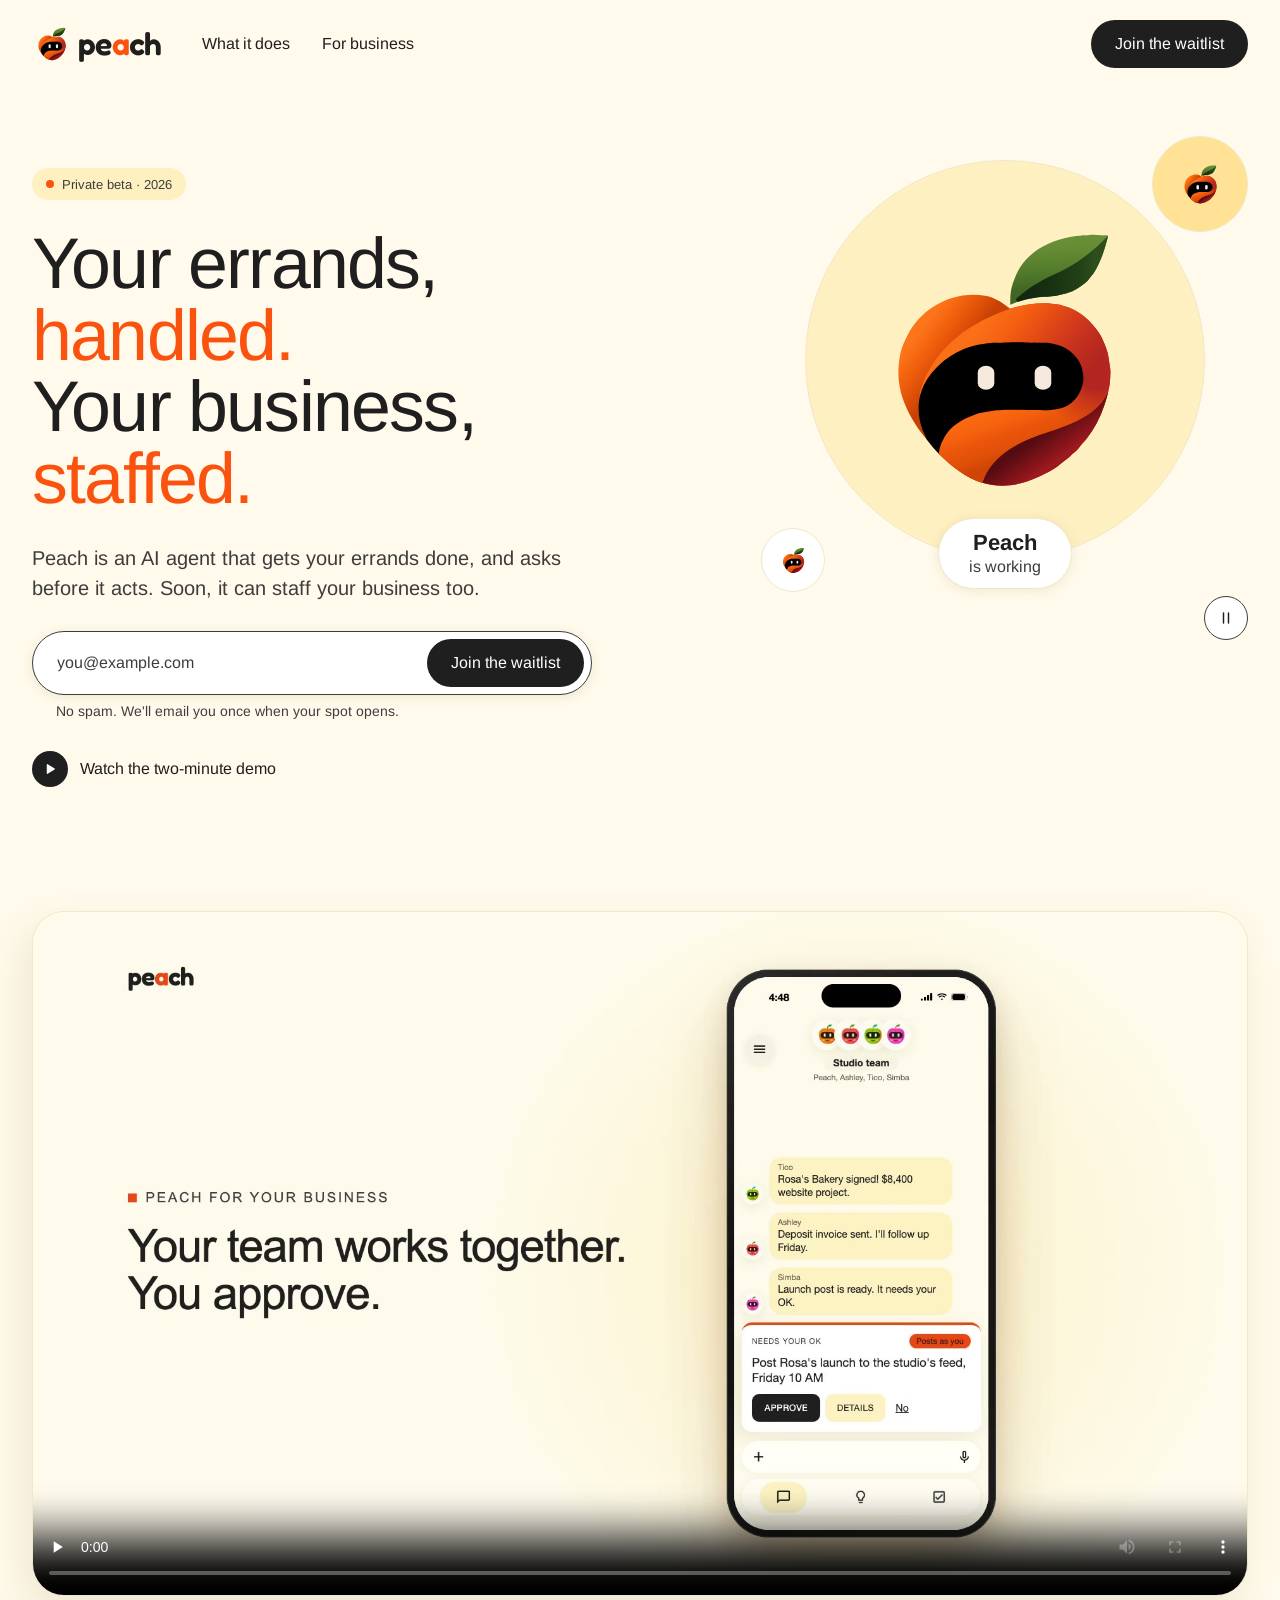
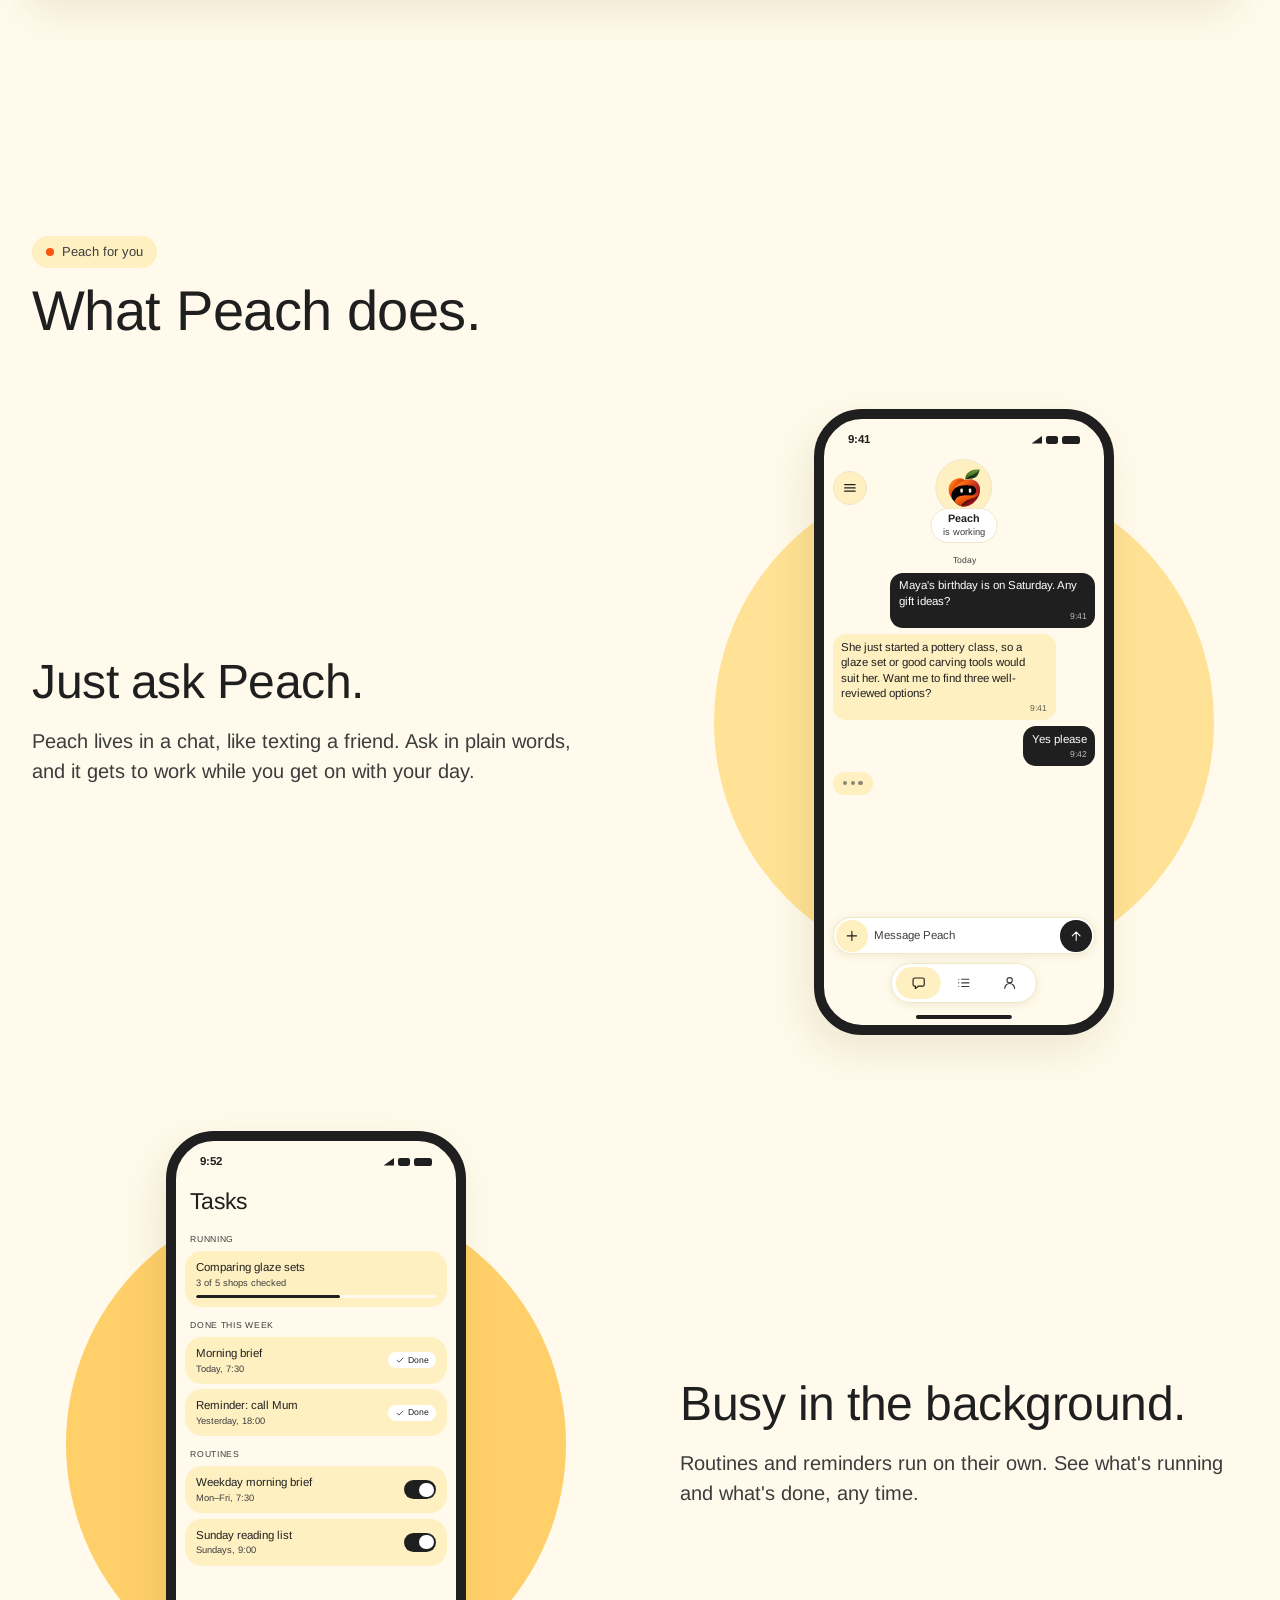
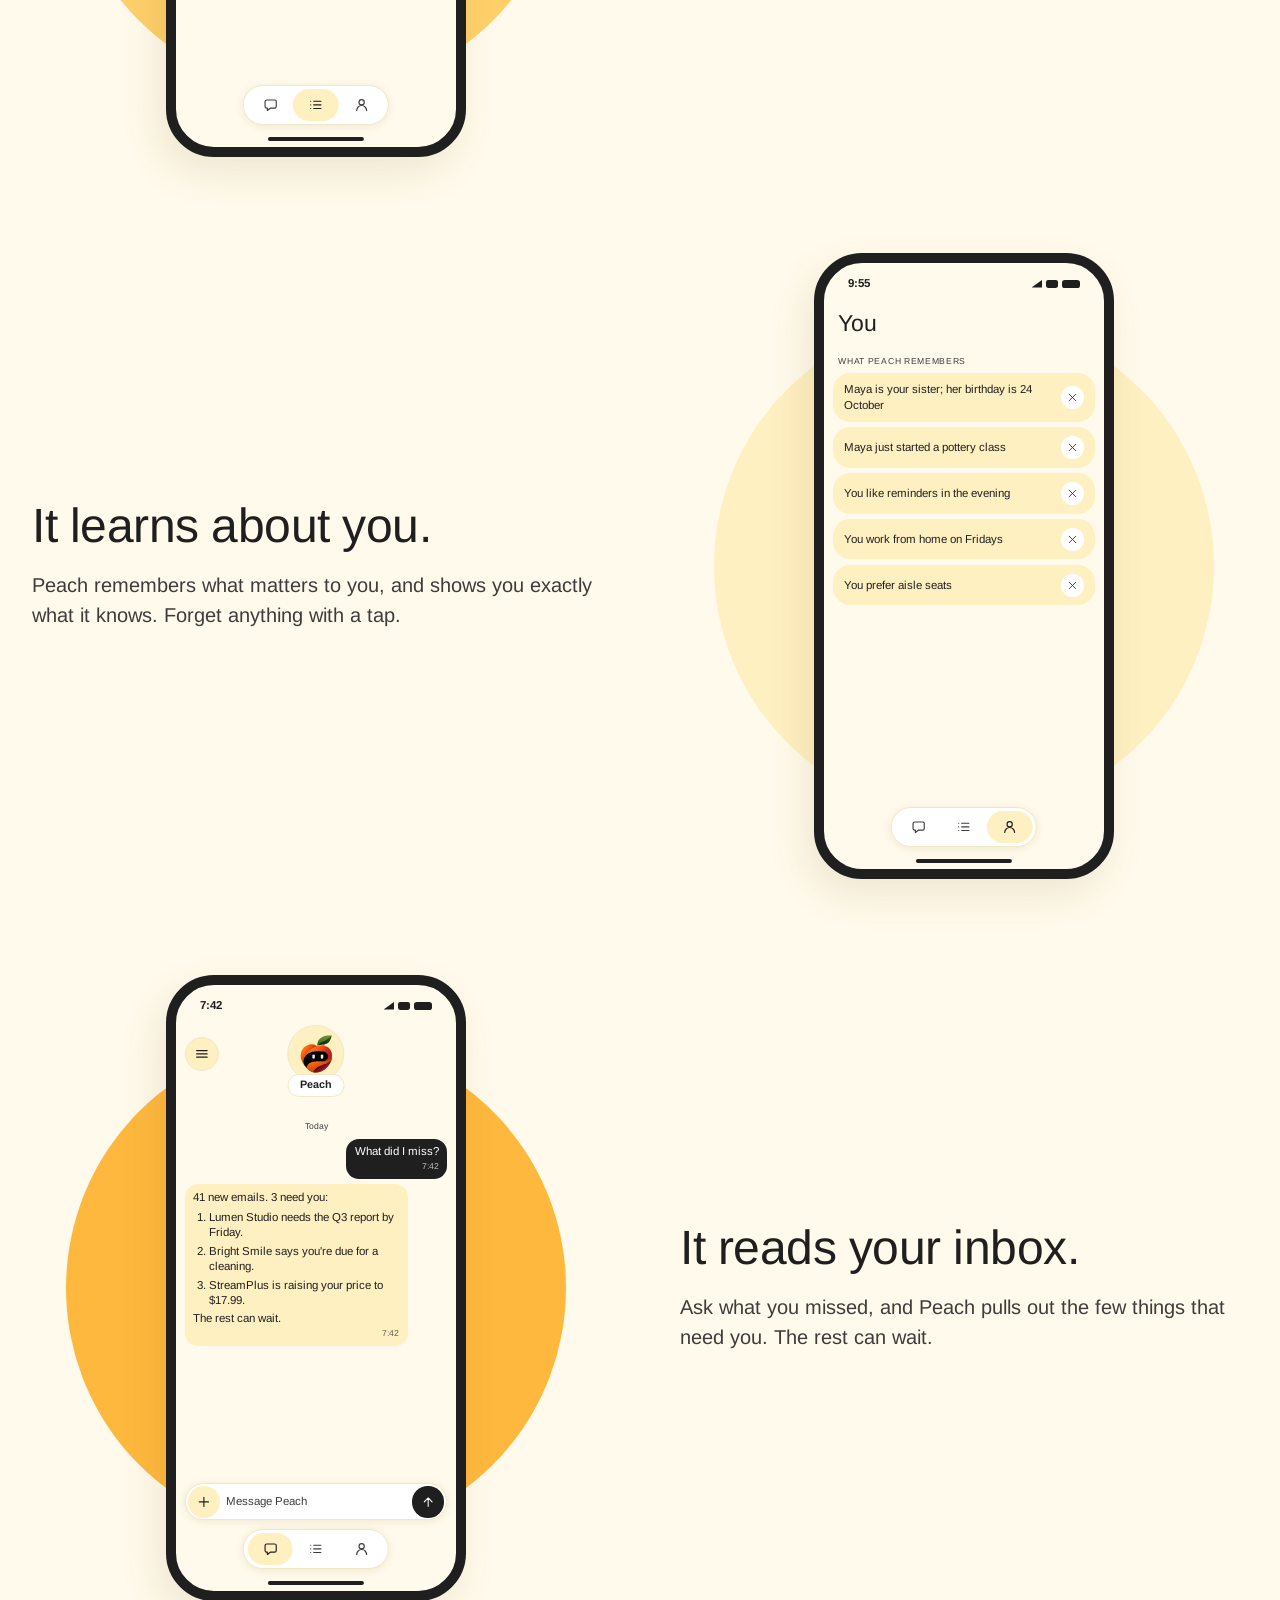
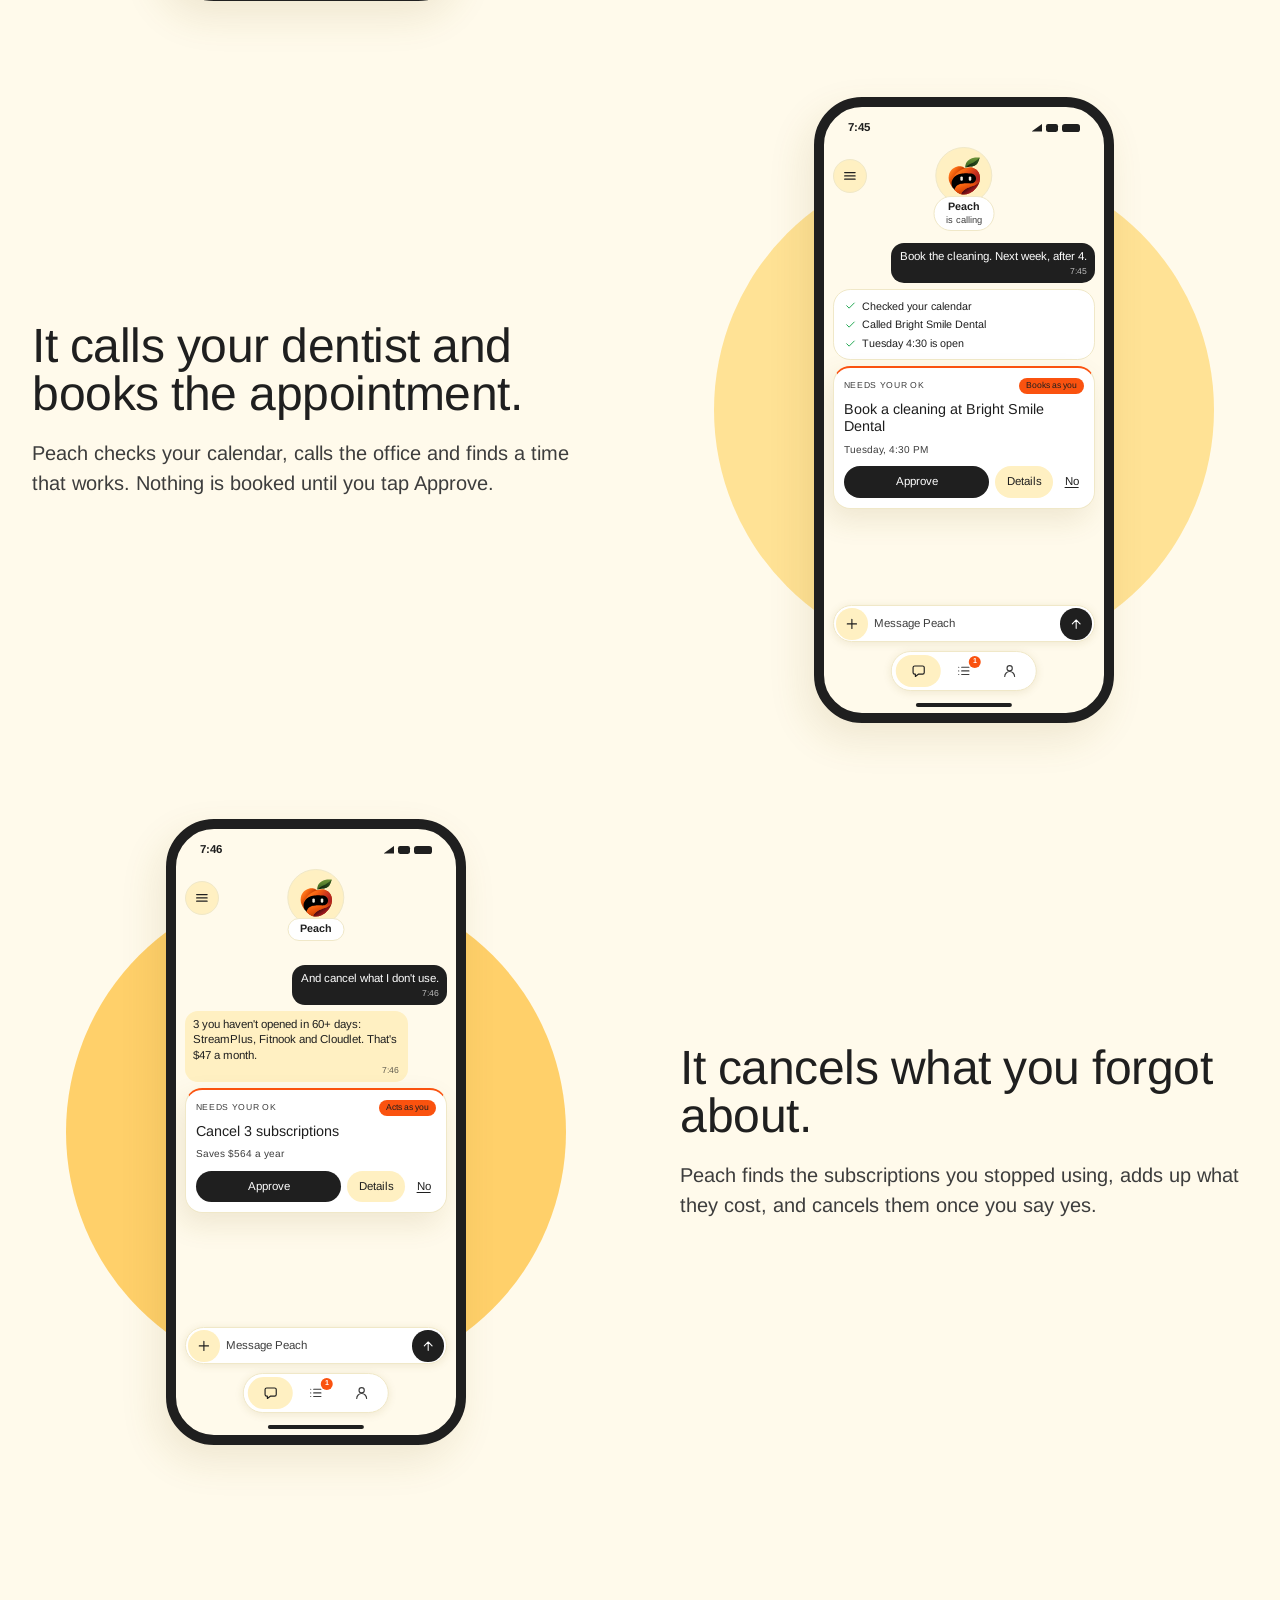
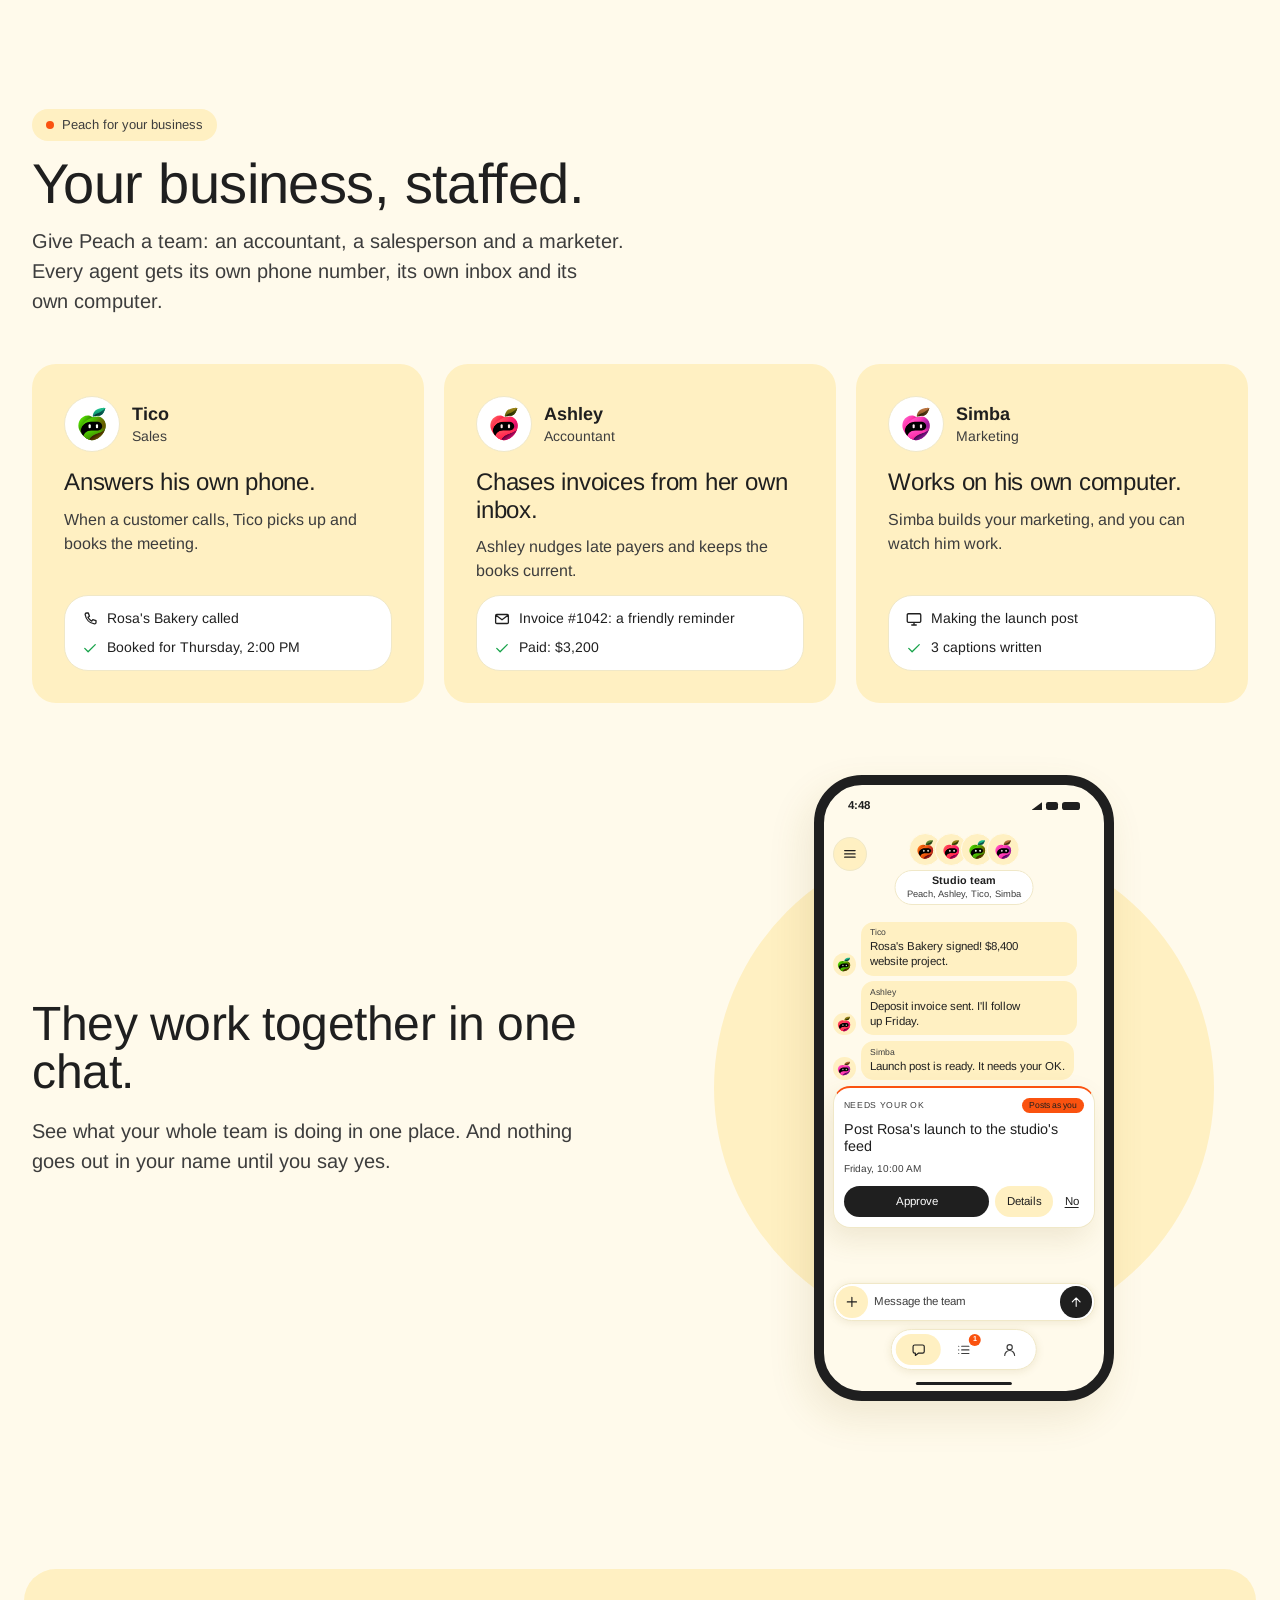
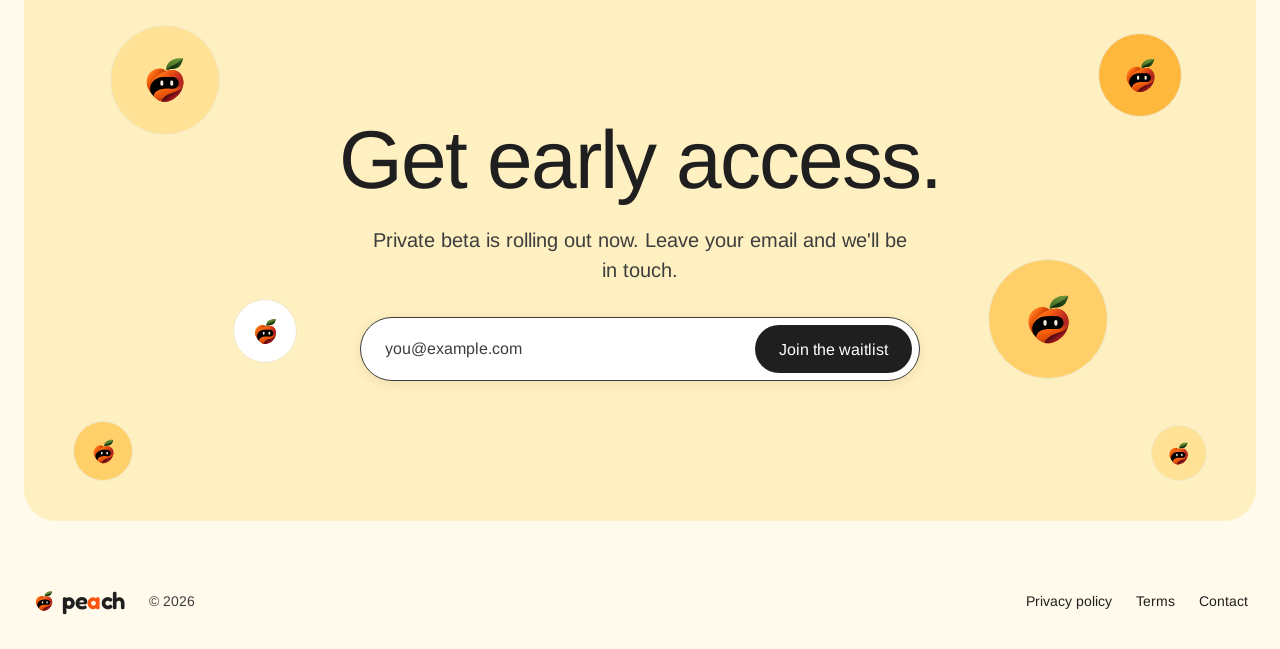
<file: index.html>
<!doctype html>
<html lang="en">
<head>
  <meta charset="utf-8">
  <meta name="viewport" content="width=device-width, initial-scale=1, viewport-fit=cover">
  <title>Peach — Your errands, handled. Your business, staffed.</title>
  <meta name="description" content="Peach is an AI agent that gets your errands done, and asks before it acts. Soon, it can staff your business too.">
  <meta property="og:title" content="Peach — Your errands, handled. Your business, staffed.">
  <meta property="og:description" content="Peach is an AI agent that gets your errands done, and asks before it acts. Soon, it can staff your business too.">
  <meta property="og:url" content="https://peach33.com/">
  <meta property="og:type" content="website">
  <meta property="og:site_name" content="Peach">
  <meta property="og:image" content="https://peach33.com/assets/peach-demo-poster.jpg">
  <meta name="theme-color" content="#fffaeb">
  <link rel="canonical" href="https://peach33.com/">
  <link rel="icon" href="assets/favicon.png" type="image/png" sizes="32x32">
  <link rel="icon" href="assets/favicon.svg" type="image/svg+xml">
  <link rel="apple-touch-icon" href="assets/apple-touch-icon.png">
  <link rel="preload" href="assets/fonts/arimo-400.woff2" as="font" type="font/woff2" crossorigin>
  <link rel="preload" href="assets/fonts/fredoka-600.woff2" as="font" type="font/woff2" crossorigin>
  <link rel="stylesheet" href="tokens.css">
  <link rel="stylesheet" href="styles.css">
  <script src="script.js" defer></script>
</head>
<body>
  <svg class="icon-sprite" aria-hidden="true" focusable="false">
    <symbol id="i-menu" viewBox="0 0 24 24"><path d="M4 7h16M4 12h16M4 17h16"/></symbol>
    <symbol id="i-close" viewBox="0 0 24 24"><path d="m6 6 12 12M6 18 18 6"/></symbol>
    <symbol id="i-pause" viewBox="0 0 24 24"><path d="M9 6v12M15 6v12"/></symbol>
    <symbol id="i-play" viewBox="0 0 24 24"><path d="M8 5.5v13l10.5-6.5z" fill="currentColor"/></symbol>
    <symbol id="i-chat" viewBox="0 0 24 24"><path d="M6 4.5h12a2.5 2.5 0 0 1 2.5 2.5v7.5a2.5 2.5 0 0 1-2.5 2.5h-6.5l-4.5 3.5V17H6a2.5 2.5 0 0 1-2.5-2.5V7A2.5 2.5 0 0 1 6 4.5z"/></symbol>
    <symbol id="i-list" viewBox="0 0 24 24"><path d="M9 6.5h11M9 12h11M9 17.5h11M4.5 6.5h.01M4.5 12h.01M4.5 17.5h.01"/></symbol>
    <symbol id="i-user" viewBox="0 0 24 24"><path d="M12 12a4 4 0 1 0 0-8 4 4 0 0 0 0 8zM4.5 20.5a7.5 7.5 0 0 1 15 0"/></symbol>
    <symbol id="i-plus" viewBox="0 0 24 24"><path d="M12 5v14M5 12h14"/></symbol>
    <symbol id="i-send" viewBox="0 0 24 24"><path d="M12 19V5M5.5 11.5 12 5l6.5 6.5"/></symbol>
    <symbol id="i-check" viewBox="0 0 24 24"><path d="m5 12.5 4.5 4.5L19 7.5"/></symbol>
    <symbol id="i-back" viewBox="0 0 24 24"><path d="m14.5 6-6 6 6 6"/></symbol>
    <symbol id="i-mail" viewBox="0 0 24 24"><path d="M5 6h14a1.5 1.5 0 0 1 1.5 1.5v9A1.5 1.5 0 0 1 19 18H5a1.5 1.5 0 0 1-1.5-1.5v-9A1.5 1.5 0 0 1 5 6zM4 7l8 6 8-6"/></symbol>
    <symbol id="i-phone" viewBox="0 0 24 24"><path d="M7.5 4h2.25l1.5 4.25-2 1.5a10.5 10.5 0 0 0 5 5l1.5-2 4.25 1.5v2.25a2 2 0 0 1-2 2A15 15 0 0 1 5.5 6a2 2 0 0 1 2-2z"/></symbol>
    <symbol id="i-screen" viewBox="0 0 24 24"><path d="M4.5 5h15a1.5 1.5 0 0 1 1.5 1.5V15a1.5 1.5 0 0 1-1.5 1.5h-15A1.5 1.5 0 0 1 3 15V6.5A1.5 1.5 0 0 1 4.5 5zM9 20h6M12 16.5V20"/></symbol>
  </svg>

  <a class="skip-link" href="#main">Skip to content</a>

  <header id="top" class="site-header">
    <div class="container header-inner">
      <a class="brand" href="#top" aria-label="Peach home">
        <img class="brand-mark" src="assets/peach-mascot.svg" alt="" width="40" height="40">
        <span class="wordmark">pe<span class="wordmark-a">a</span>ch</span>
      </a>

      <button class="menu-toggle" type="button" aria-label="Open navigation" aria-controls="section-nav" aria-expanded="false" hidden>
        <svg class="menu-icon" width="22" height="22" aria-hidden="true" focusable="false"><use href="#i-menu"/></svg>
        <svg class="close-icon" width="22" height="22" aria-hidden="true" focusable="false"><use href="#i-close"/></svg>
      </button>

      <nav id="section-nav" class="section-nav" aria-label="Main navigation">
        <a href="#does">What it does</a>
        <a href="#business">For business</a>
      </nav>

      <a class="button nav-cta" href="#waitlist" aria-label="Join the waitlist">
        <span class="nav-label-full">Join the waitlist</span>
        <span class="nav-label-short" aria-hidden="true">Join</span>
      </a>
    </div>
  </header>

  <main id="main" tabindex="-1">
    <section id="waitlist" class="hero" aria-labelledby="hero-title" tabindex="-1">
      <div class="container hero-inner">
        <div class="hero-art">
          <span class="float-peach peach-gold" aria-hidden="true"><img src="assets/peach-mascot.svg" alt="" width="48" height="48"></span>
          <span class="float-peach peach-white" aria-hidden="true"><img src="assets/peach-mascot.svg" alt="" width="32" height="32"></span>
          <div class="hero-mascot" aria-hidden="true">
            <svg class="mascot" viewBox="0 0 120 120" focusable="false">
              <defs>
                <linearGradient id="mascot-leaf-fill" gradientUnits="userSpaceOnUse" x1="78.39" y1="12.9" x2="79.1" y2="34.86"><stop offset="0.083" stop-color="#688F36"/><stop offset="0.250" stop-color="#628A33"/><stop offset="0.417" stop-color="#5A822F"/><stop offset="0.583" stop-color="#517A2B"/><stop offset="0.750" stop-color="#487028"/><stop offset="0.917" stop-color="#3F6625"/></linearGradient>
                <linearGradient id="mascot-leaf-dark-fill" gradientUnits="userSpaceOnUse" x1="67.17" y1="27.59" x2="97.84" y2="28.29"><stop offset="0.083" stop-color="#13290F"/><stop offset="0.250" stop-color="#162E11"/><stop offset="0.417" stop-color="#1A3413"/><stop offset="0.583" stop-color="#1E3B16"/><stop offset="0.750" stop-color="#244318"/><stop offset="0.917" stop-color="#2E4F1D"/></linearGradient>
                <linearGradient id="mascot-body-fill" gradientUnits="userSpaceOnUse" x1="26.51" y1="46.4" x2="44.23" y2="59.69"><stop offset="0.083" stop-color="#FC751B"/><stop offset="0.250" stop-color="#F86A13"/><stop offset="0.417" stop-color="#EF5F0D"/><stop offset="0.583" stop-color="#E45509"/><stop offset="0.750" stop-color="#D84B06"/><stop offset="0.917" stop-color="#C74105"/></linearGradient>
                <linearGradient id="mascot-dark-lobe-fill" gradientUnits="userSpaceOnUse" x1="69.96" y1="89.94" x2="78.24" y2="101.51"><stop offset="0.083" stop-color="#540C11"/><stop offset="0.250" stop-color="#600D13"/><stop offset="0.417" stop-color="#6F1116"/><stop offset="0.583" stop-color="#7D1319"/><stop offset="0.750" stop-color="#8C151B"/><stop offset="0.917" stop-color="#9B191F"/></linearGradient>
                <linearGradient id="mascot-swirl-fill" gradientUnits="userSpaceOnUse" x1="55.3" y1="34.83" x2="95.88" y2="67.98"><stop offset="0.083" stop-color="#FB6F18"/><stop offset="0.250" stop-color="#F56111"/><stop offset="0.417" stop-color="#E64E14"/><stop offset="0.583" stop-color="#D43C1B"/><stop offset="0.750" stop-color="#C12E20"/><stop offset="0.917" stop-color="#B22520"/></linearGradient>
                <linearGradient id="mascot-swirl-lower-fill" gradientUnits="userSpaceOnUse" x1="54.89" y1="80.1" x2="61.94" y2="100.36"><stop offset="0.083" stop-color="#F96711"/><stop offset="0.250" stop-color="#F5610E"/><stop offset="0.417" stop-color="#EC570C"/><stop offset="0.583" stop-color="#E7520B"/><stop offset="0.750" stop-color="#DD4E06"/><stop offset="0.917" stop-color="#CE4505"/></linearGradient>
                <radialGradient id="mascot-swirl-fade" gradientUnits="userSpaceOnUse" cx="96.09" cy="62.11" r="24.61"><stop offset="0.357" stop-color="#000000" stop-opacity="0"/><stop offset="1" stop-color="#000000" stop-opacity="1"/></radialGradient>
                <mask id="mascot-swirl-lower-mask" mask-type="alpha" maskUnits="userSpaceOnUse" x="0" y="0" width="120" height="120"><rect width="120" height="120" fill="url(#mascot-swirl-fade)"/></mask>
                <clipPath id="mascot-swirl-lower-clip"><path d="M31.64 98.44L37.5 77.93L82.03 76.17L89.65 66.21L105.47 66.21L105.47 114.84L31.64 114.84Z"/></clipPath>
              </defs>
              <g class="mascot-leaf">
                <path d="M62.37 38.56C62.25 35.81 62.4 33 63.31 30.38C64.11 28.08 64.97 25.83 66.35 23.78C70.65 17.36 78 13.77 85.36 12.38C87.05 12.06 88.8 12.02 90.49 11.73C91.06 11.63 91.68 11.82 92.25 11.72C93.94 11.4 95.95 11.54 97.65 11.73C98.28 11.8 98.96 11.62 99.58 11.73C99.78 11.76 99.96 11.88 100.17 11.9C99 16.62 97.51 21.55 94.92 25.79C94.28 26.84 93.43 27.71 92.69 28.68C92.35 29.13 91.98 29.62 91.52 29.97C90.51 30.76 89.52 31.52 88.43 32.2C87.13 33 85.63 33.75 84.16 34.13C82.82 34.49 81.48 34.78 80.13 35.04C79.03 35.25 77.82 35.23 76.7 35.44C76.3 35.51 75.87 35.37 75.47 35.45C74.67 35.59 73.85 35.56 73.06 35.7C70.79 36.09 68.55 36.35 66.34 37.12C65.96 37.26 65.56 37.28 65.19 37.42C64.24 37.79 63.31 38.18 62.37 38.56Z" fill="url(#mascot-leaf-fill)"/>
                <path d="M65.19 37.42C65.19 37.42 64.46 36.82 64.51 36.51C64.56 36.18 66.56 34.63 66.92 34.33C69.52 32.18 72.37 30.43 75.33 28.83C78.22 27.28 81.26 26.05 84.14 24.49C90.42 21.09 95.19 16.94 100.17 11.9C99 16.62 97.51 21.55 94.92 25.79C94.28 26.84 93.43 27.71 92.69 28.68C92.35 29.13 91.98 29.62 91.52 29.97C90.51 30.76 89.52 31.52 88.43 32.2C87.13 33 85.63 33.75 84.16 34.13C82.82 34.49 81.48 34.78 80.13 35.04C79.03 35.25 77.82 35.23 76.7 35.44C76.3 35.51 75.87 35.37 75.47 35.45C74.67 35.59 73.85 35.56 73.06 35.7C70.79 36.09 68.55 36.35 66.34 37.12C65.96 37.26 65.56 37.28 65.19 37.42Z" fill="url(#mascot-leaf-dark-fill)"/>
              </g>
              <path d="M62.31 40.09C68.78 38.19 74.87 37.27 81.58 38.58C81.97 38.65 82.34 38.85 82.73 38.95C88.88 40.46 93.75 44.85 97.04 50.09C98.05 51.7 98.69 53.57 99.39 55.32C100.41 57.85 100.5 60.62 100.97 63.25C101.17 64.35 100.92 68.57 100.71 69.7C100.6 70.29 100.44 70.88 100.34 71.46C99.99 73.56 99.33 75.57 98.65 77.6C97.14 82.14 94.82 86.5 91.92 90.29C91.17 91.28 89.95 92.46 89.29 93.32C88.51 94.35 87.48 95.36 86.45 96.15C85.9 96.58 85.51 97.22 84.96 97.64C83.44 98.8 81.96 100 80.42 101.14C78.35 102.68 75.89 103.8 73.56 104.91C66.34 108.33 59.32 109.59 51.53 107.36C45.46 105.62 39.23 100.67 34.81 96.24C34.74 93.08 33.14 91.21 30.03 90.65C28.52 88.71 26.88 86.78 25.59 84.67C20.1 75.72 17.78 68.02 19.81 57.62C20.27 55.25 21.4 52.69 22.51 50.5C28.21 39.29 40.8 32.66 53.19 35.19C56.65 35.9 59.6 37.99 62.31 40.09Z" fill="url(#mascot-body-fill)"/>
              <path d="M100.34 71.46C99.99 73.56 99.33 75.57 98.65 77.6C97.14 82.14 94.82 86.5 91.92 90.29C91.17 91.28 89.95 92.46 89.29 93.32C88.51 94.35 87.48 95.36 86.45 96.15C85.9 96.58 85.51 97.22 84.96 97.64C83.44 98.8 81.96 100 80.42 101.14C78.35 102.68 75.89 103.8 73.56 104.91C66.34 108.33 59.32 109.59 51.53 107.36C52.12 105.85 52.67 104.34 53.52 102.94C57.13 97 63.43 92.97 69.73 90.39C79.35 86.46 93.34 83.94 99.08 74.24C99.59 73.38 99.93 72.38 100.34 71.47Z" fill="url(#mascot-dark-lobe-fill)"/>
              <path d="M62.31 40.09C68.78 38.19 74.87 37.27 81.58 38.58C81.97 38.65 82.34 38.85 82.73 38.95C88.88 40.46 93.75 44.85 97.04 50.09C98.05 51.7 98.69 53.57 99.39 55.32C100.41 57.85 100.5 60.62 100.97 63.25C101.17 64.35 100.92 68.57 100.71 69.7C100.6 70.29 100.44 70.88 100.34 71.46C99.93 72.38 99.59 73.38 99.08 74.24C93.34 83.94 79.35 86.46 69.73 90.39C63.43 92.97 57.13 97 53.52 102.94C52.67 104.34 52.12 105.85 51.49 107.36C45.46 105.62 39.23 100.67 34.81 96.24C34.84 95.96 34.74 95.65 34.79 95.36C35.04 93.77 35.56 92.05 36.43 90.66C36.62 90.36 36.71 90.01 36.9 89.71C37.72 88.39 39.11 86.53 40.35 85.57C41.5 84.69 42.66 83.84 43.9 83.08C44.58 82.65 45.36 82.33 46.11 82.03C47.71 81.4 49.3 80.65 50.99 80.3C52.91 79.9 54.84 79.67 56.77 79.35C57.17 79.28 57.6 79.41 58 79.35C60.45 78.95 68.96 79.22 72.04 79.22C73.72 79.22 76.47 79.42 78.01 79.22C79.73 78.99 81.42 78.79 83.06 78.15C87.25 76.49 89.74 72.63 90.54 68.39C90.82 66.93 90.45 64.79 90.13 63.38C89.87 62.22 89.29 61.07 88.66 60.06C86.2 56.08 82.42 54.2 77.96 53.42C75.98 53.08 73.48 53.4 71.36 53.16C71.05 53.12 70.81 53.32 70.51 53.28C68.29 53.02 61.29 52.98 59.14 53.29C58.05 53.45 56.89 53.15 55.8 53.29C53.04 53.65 50.73 53.74 47.96 54.47C39.15 56.77 30.16 64.17 27.64 73.15C27.66 72.99 27.43 72.88 27.41 72.72C27.37 72.4 27.62 71.9 27.71 71.59C28.72 67.8 30.4 64.26 32.63 61.04C40.15 50.21 50.12 44.38 62.31 40.09Z" fill="url(#mascot-swirl-fill)"/>
              <g clip-path="url(#mascot-swirl-lower-clip)" mask="url(#mascot-swirl-lower-mask)"><path d="M62.31 40.09C68.78 38.19 74.87 37.27 81.58 38.58C81.97 38.65 82.34 38.85 82.73 38.95C88.88 40.46 93.75 44.85 97.04 50.09C98.05 51.7 98.69 53.57 99.39 55.32C100.41 57.85 100.5 60.62 100.97 63.25C101.17 64.35 100.92 68.57 100.71 69.7C100.6 70.29 100.44 70.88 100.34 71.46C99.93 72.38 99.59 73.38 99.08 74.24C93.34 83.94 79.35 86.46 69.73 90.39C63.43 92.97 57.13 97 53.52 102.94C52.67 104.34 52.12 105.85 51.49 107.36C45.46 105.62 39.23 100.67 34.81 96.24C34.84 95.96 34.74 95.65 34.79 95.36C35.04 93.77 35.56 92.05 36.43 90.66C36.62 90.36 36.71 90.01 36.9 89.71C37.72 88.39 39.11 86.53 40.35 85.57C41.5 84.69 42.66 83.84 43.9 83.08C44.58 82.65 45.36 82.33 46.11 82.03C47.71 81.4 49.3 80.65 50.99 80.3C52.91 79.9 54.84 79.67 56.77 79.35C57.17 79.28 57.6 79.41 58 79.35C60.45 78.95 68.96 79.22 72.04 79.22C73.72 79.22 76.47 79.42 78.01 79.22C79.73 78.99 81.42 78.79 83.06 78.15C87.25 76.49 89.74 72.63 90.54 68.39C90.82 66.93 90.45 64.79 90.13 63.38C89.87 62.22 89.29 61.07 88.66 60.06C86.2 56.08 82.42 54.2 77.96 53.42C75.98 53.08 73.48 53.4 71.36 53.16C71.05 53.12 70.81 53.32 70.51 53.28C68.29 53.02 61.29 52.98 59.14 53.29C58.05 53.45 56.89 53.15 55.8 53.29C53.04 53.65 50.73 53.74 47.96 54.47C39.15 56.77 30.16 64.17 27.64 73.15C27.66 72.99 27.43 72.88 27.41 72.72C27.37 72.4 27.62 71.9 27.71 71.59C28.72 67.8 30.4 64.26 32.63 61.04C40.15 50.21 50.12 44.38 62.31 40.09Z" fill="url(#mascot-swirl-lower-fill)"/></g>
              <path d="M34.81 96.24C34.84 95.96 34.74 95.65 34.79 95.36C35.04 93.77 35.56 92.05 36.43 90.66C36.62 90.36 36.71 90.01 36.9 89.71C37.72 88.39 39.11 86.53 40.35 85.57C41.5 84.69 42.66 83.84 43.9 83.08C44.58 82.65 45.36 82.33 46.11 82.03C47.71 81.4 49.3 80.65 50.99 80.3C52.91 79.9 54.84 79.67 56.77 79.35C57.17 79.28 57.6 79.41 58 79.35C60.45 78.95 68.96 79.22 72.04 79.22C73.72 79.22 76.47 79.42 78.01 79.22C79.73 78.99 81.42 78.79 83.06 78.15C87.25 76.49 89.74 72.63 90.54 68.39C90.82 66.93 90.45 64.79 90.13 63.38C89.87 62.22 89.29 61.07 88.66 60.06C86.2 56.08 82.42 54.2 77.96 53.42C75.98 53.08 73.48 53.4 71.36 53.16C71.05 53.12 70.81 53.32 70.51 53.28C68.29 53.02 61.29 52.98 59.14 53.29C58.05 53.45 56.89 53.15 55.8 53.29C53.04 53.65 50.73 53.74 47.96 54.47C39.15 56.77 30.16 64.17 27.64 73.15C26.35 77.75 26.8 82.79 28.56 87.22C28.76 87.72 29.99 90.36 30 90.37C30.03 90.46 29.99 90.57 30.03 90.65C31.54 92.59 33.08 94.5 34.81 96.24Z" fill="#000000"/>
              <g class="mascot-eyes">
                <rect x="49.77" y="60.98" width="6.4" height="11.6" rx="3.2" fill="#F5EADD"/>
                <rect x="71.78" y="60.98" width="6.4" height="11.6" rx="3.2" fill="#F5EADD"/>
              </g>
            </svg>
            <p class="name-pill"><span class="name-pill-name">Peach</span><span class="name-pill-status" data-status>is working</span></p>
          </div>
          <button class="motion-toggle" type="button" aria-label="Pause animation" data-motion-toggle hidden>
            <svg class="icon-pause" width="20" height="20" aria-hidden="true" focusable="false"><use href="#i-pause"/></svg>
            <svg class="icon-play" width="20" height="20" aria-hidden="true" focusable="false"><use href="#i-play"/></svg>
          </button>
        </div>

        <div class="hero-copy">
          <p class="eyebrow-pill"><span class="eyebrow-dot" aria-hidden="true"></span>Private beta · 2026</p>
          <h1 id="hero-title" class="hero-title">
            <span class="hero-line">Your errands, <span class="hero-accent">handled.</span></span>
            <span class="hero-line">Your business, <span class="hero-accent">staffed.</span></span>
          </h1>
          <p class="hero-description">Peach is an AI agent that gets your errands done, and asks before it acts. Soon, it can staff your business too.</p>

          <div class="waitlist-widget">
            <form id="hero-waitlist" class="waitlist-form" action="https://formspree.io/f/xbdwdjdj" method="POST">
              <label class="visually-hidden" for="hero-email">Email address</label>
              <div class="form-row">
                <input id="hero-email" name="email" type="email" required autocomplete="email" placeholder="you@example.com" aria-describedby="hero-note hero-status">
                <button class="button" type="submit">Join the waitlist</button>
              </div>
              <input class="visually-hidden" type="text" name="_gotcha" tabindex="-1" autocomplete="off" aria-hidden="true">
              <input type="hidden" name="_subject" value="New Peach33 waitlist signup">
              <p id="hero-note" class="form-note">No spam. We'll email you once when your spot opens.</p>
            </form>
            <p id="hero-status" class="waitlist-status" role="status" aria-live="polite" aria-atomic="true"></p>
          </div>

          <a class="demo-link" href="#demo">
            <span class="demo-link-icon" aria-hidden="true"><svg width="16" height="16" focusable="false"><use href="#i-play"/></svg></span>
            Watch the two-minute demo
          </a>
        </div>
      </div>
    </section>

    <section id="demo" class="section demo" aria-label="Demo video" tabindex="-1">
      <div class="container">
        <div class="demo-frame">
          <video class="demo-video" controls preload="none" playsinline poster="assets/peach-demo-poster.jpg" width="1920" height="1080">
            <source src="assets/peach-demo.mp4" type="video/mp4">
            <track kind="captions" src="assets/peach-demo.en.vtt" srclang="en" label="English">
            <a href="assets/peach-demo.mp4">Download the demo video</a>
          </video>
        </div>
      </div>
    </section>

    <section id="does" class="section does" aria-labelledby="does-title" tabindex="-1">
      <div class="container">
        <div class="section-head">
          <p class="eyebrow-pill"><span class="eyebrow-dot" aria-hidden="true"></span>Peach for you</p>
          <h2 id="does-title">What Peach does.</h2>
        </div>
        <ul class="capabilities">
          <li class="capability">
            <div class="capability-copy">
              <h3>Just ask Peach.</h3>
              <p>Peach lives in a chat, like texting a friend. Ask in plain words, and it gets to work while you get on with your day.</p>
            </div>
            <div class="capability-visual">
              <div class="phone" role="img" aria-label="Peach's chat: you ask for birthday gift ideas for your sister Maya, and Peach, remembering her new pottery class, offers to find some.">
                <div class="phone-screen">
                  <div class="app-status"><span>9:41</span><span class="app-status-icons"><i></i><i></i><i></i></span></div>
                  <div class="app-header">
                    <span class="app-menu"><svg width="22" height="22"><use href="#i-menu"/></svg></span>
                    <span class="app-avatar"><img src="assets/peach-mascot.svg" alt="" width="64" height="64"></span>
                    <span class="app-name"><b>Peach</b><span>is working</span></span>
                  </div>
                  <div class="app-body">
                    <span class="app-day">Today</span>
                    <p class="bubble bubble-user">Maya's birthday is on Saturday. Any gift ideas?<span class="bubble-meta">9:41</span></p>
                    <p class="bubble bubble-peach">She just started a pottery class, so a glaze set or good carving tools would suit her. Want me to find three well-reviewed options?<span class="bubble-meta">9:41</span></p>
                    <p class="bubble bubble-user">Yes please<span class="bubble-meta">9:42</span></p>
                    <span class="app-typing"><i></i><i></i><i></i></span>
                  </div>
                  <div class="app-composer"><span class="app-round"><svg width="22" height="22"><use href="#i-plus"/></svg></span><span>Message Peach</span><span class="app-round app-send"><svg width="20" height="20"><use href="#i-send"/></svg></span></div>
                  <div class="app-tabbar"><span class="app-tab is-current"><svg width="22" height="22"><use href="#i-chat"/></svg></span><span class="app-tab"><svg width="22" height="22"><use href="#i-list"/></svg></span><span class="app-tab"><svg width="22" height="22"><use href="#i-user"/></svg></span></div>
                  <span class="app-home"></span>
                </div>
              </div>
            </div>
          </li>

          <li class="capability">
            <div class="capability-copy">
              <h3>Busy in the background.</h3>
              <p>Routines and reminders run on their own. See what's running and what's done, any time.</p>
            </div>
            <div class="capability-visual">
              <div class="phone" role="img" aria-label="The Tasks tab: gift research is running, the morning brief and a reminder are done, and two routines are on.">
                <div class="phone-screen">
                  <div class="app-status"><span>9:52</span><span class="app-status-icons"><i></i><i></i><i></i></span></div>
                  <span class="app-title">Tasks</span>
                  <div class="app-list">
                    <span class="app-section">Running</span>
                    <span class="app-row"><span class="app-row-text"><span class="app-row-title">Comparing glaze sets</span><span class="app-row-meta">3 of 5 shops checked</span><span class="app-progress"><i></i></span></span></span>
                    <span class="app-section">Done this week</span>
                    <span class="app-row"><span class="app-row-text"><span class="app-row-title">Morning brief</span><span class="app-row-meta">Today, 7:30</span></span><span class="app-pill app-pill-done"><svg width="14" height="14"><use href="#i-check"/></svg>Done</span></span>
                    <span class="app-row"><span class="app-row-text"><span class="app-row-title">Reminder: call Mum</span><span class="app-row-meta">Yesterday, 18:00</span></span><span class="app-pill app-pill-done"><svg width="14" height="14"><use href="#i-check"/></svg>Done</span></span>
                    <span class="app-section">Routines</span>
                    <span class="app-row"><span class="app-row-text"><span class="app-row-title">Weekday morning brief</span><span class="app-row-meta">Mon–Fri, 7:30</span></span><span class="app-switch"></span></span>
                    <span class="app-row"><span class="app-row-text"><span class="app-row-title">Sunday reading list</span><span class="app-row-meta">Sundays, 9:00</span></span><span class="app-switch"></span></span>
                  </div>
                  <div class="app-tabbar"><span class="app-tab"><svg width="22" height="22"><use href="#i-chat"/></svg></span><span class="app-tab is-current"><svg width="22" height="22"><use href="#i-list"/></svg></span><span class="app-tab"><svg width="22" height="22"><use href="#i-user"/></svg></span></div>
                  <span class="app-home"></span>
                </div>
              </div>
            </div>
          </li>

          <li class="capability">
            <div class="capability-copy">
              <h3>It learns about you.</h3>
              <p>Peach remembers what matters to you, and shows you exactly what it knows. Forget anything with a tap.</p>
            </div>
            <div class="capability-visual">
              <div class="phone" role="img" aria-label="The memory list: each thing Peach remembers about you, with a button to forget it.">
                <div class="phone-screen">
                  <div class="app-status"><span>9:55</span><span class="app-status-icons"><i></i><i></i><i></i></span></div>
                  <span class="app-title">You</span>
                  <div class="app-list">
                    <span class="app-section">What Peach remembers</span>
                    <span class="app-row"><span class="app-row-text"><span class="app-row-title">Maya is your sister; her birthday is 24 October</span></span><span class="app-forget"><svg width="18" height="18"><use href="#i-close"/></svg></span></span>
                    <span class="app-row"><span class="app-row-text"><span class="app-row-title">Maya just started a pottery class</span></span><span class="app-forget"><svg width="18" height="18"><use href="#i-close"/></svg></span></span>
                    <span class="app-row"><span class="app-row-text"><span class="app-row-title">You like reminders in the evening</span></span><span class="app-forget"><svg width="18" height="18"><use href="#i-close"/></svg></span></span>
                    <span class="app-row"><span class="app-row-text"><span class="app-row-title">You work from home on Fridays</span></span><span class="app-forget"><svg width="18" height="18"><use href="#i-close"/></svg></span></span>
                    <span class="app-row"><span class="app-row-text"><span class="app-row-title">You prefer aisle seats</span></span><span class="app-forget"><svg width="18" height="18"><use href="#i-close"/></svg></span></span>
                  </div>
                  <div class="app-tabbar"><span class="app-tab"><svg width="22" height="22"><use href="#i-chat"/></svg></span><span class="app-tab"><svg width="22" height="22"><use href="#i-list"/></svg></span><span class="app-tab is-current"><svg width="22" height="22"><use href="#i-user"/></svg></span></div>
                  <span class="app-home"></span>
                </div>
              </div>
            </div>
          </li>

          <li class="capability">
            <div class="capability-copy">
              <h3>It reads your inbox.</h3>
              <p>Ask what you missed, and Peach pulls out the few things that need you. The rest can wait.</p>
            </div>
            <div class="capability-visual">
              <div class="phone" role="img" aria-label="You ask Peach what you missed, and it picks out the three of 41 new emails that need you.">
                <div class="phone-screen">
                  <div class="app-status"><span>7:42</span><span class="app-status-icons"><i></i><i></i><i></i></span></div>
                  <div class="app-header">
                    <span class="app-menu"><svg width="22" height="22"><use href="#i-menu"/></svg></span>
                    <span class="app-avatar"><img src="assets/peach-mascot.svg" alt="" width="64" height="64"></span>
                    <span class="app-name"><b>Peach</b></span>
                  </div>
                  <div class="app-body">
                    <span class="app-day">Today</span>
                    <p class="bubble bubble-user">What did I miss?<span class="bubble-meta">7:42</span></p>
                    <div class="bubble bubble-peach">41 new emails. 3 need you:
                      <ol class="bubble-list">
                        <li>Lumen Studio needs the Q3 report by Friday.</li>
                        <li>Bright Smile says you're due for a cleaning.</li>
                        <li>StreamPlus is raising your price to $17.99.</li>
                      </ol>
                      The rest can wait.<span class="bubble-meta">7:42</span>
                    </div>
                  </div>
                  <div class="app-composer"><span class="app-round"><svg width="22" height="22"><use href="#i-plus"/></svg></span><span>Message Peach</span><span class="app-round app-send"><svg width="20" height="20"><use href="#i-send"/></svg></span></div>
                  <div class="app-tabbar"><span class="app-tab is-current"><svg width="22" height="22"><use href="#i-chat"/></svg></span><span class="app-tab"><svg width="22" height="22"><use href="#i-list"/></svg></span><span class="app-tab"><svg width="22" height="22"><use href="#i-user"/></svg></span></div>
                  <span class="app-home"></span>
                </div>
              </div>
            </div>
          </li>

          <li class="capability">
            <div class="capability-copy">
              <h3>It calls your dentist and books the appointment.</h3>
              <p>Peach checks your calendar, calls the office and finds a time that works. Nothing is booked until you tap Approve.</p>
            </div>
            <div class="capability-visual">
              <div class="phone" role="img" aria-label="Peach checks your calendar, calls Bright Smile Dental, finds Tuesday at 4:30 and asks for your OK before booking the cleaning.">
                <div class="phone-screen">
                  <div class="app-status"><span>7:45</span><span class="app-status-icons"><i></i><i></i><i></i></span></div>
                  <div class="app-header">
                    <span class="app-menu"><svg width="22" height="22"><use href="#i-menu"/></svg></span>
                    <span class="app-avatar"><img src="assets/peach-mascot.svg" alt="" width="64" height="64"></span>
                    <span class="app-name"><b>Peach</b><span>is calling</span></span>
                  </div>
                  <div class="app-body">
                    <p class="bubble bubble-user">Book the cleaning. Next week, after 4.<span class="bubble-meta">7:45</span></p>
                    <div class="app-steps">
                      <span class="app-step"><svg width="18" height="18"><use href="#i-check"/></svg>Checked your calendar</span>
                      <span class="app-step"><svg width="18" height="18"><use href="#i-check"/></svg>Called Bright Smile Dental</span>
                      <span class="app-step"><svg width="18" height="18"><use href="#i-check"/></svg>Tuesday 4:30 is open</span>
                    </div>
                    <div class="app-card app-approval">
                      <span class="app-approval-top"><span class="app-eyebrow">Needs your OK</span><span class="app-risk">Books as you</span></span>
                      <span class="app-approval-title">Book a cleaning at Bright Smile Dental</span>
                      <span class="app-approval-detail">Tuesday, 4:30 PM</span>
                      <span class="app-actions"><span class="app-btn app-btn-primary">Approve</span><span class="app-btn app-btn-secondary">Details</span><span class="app-btn app-btn-text">No</span></span>
                    </div>
                  </div>
                  <div class="app-composer"><span class="app-round"><svg width="22" height="22"><use href="#i-plus"/></svg></span><span>Message Peach</span><span class="app-round app-send"><svg width="20" height="20"><use href="#i-send"/></svg></span></div>
                  <div class="app-tabbar"><span class="app-tab is-current"><svg width="22" height="22"><use href="#i-chat"/></svg></span><span class="app-tab"><svg width="22" height="22"><use href="#i-list"/></svg><span class="app-badge">1</span></span><span class="app-tab"><svg width="22" height="22"><use href="#i-user"/></svg></span></div>
                  <span class="app-home"></span>
                </div>
              </div>
            </div>
          </li>

          <li class="capability">
            <div class="capability-copy">
              <h3>It cancels what you forgot about.</h3>
              <p>Peach finds the subscriptions you stopped using, adds up what they cost, and cancels them once you say yes.</p>
            </div>
            <div class="capability-visual">
              <div class="phone" role="img" aria-label="Peach finds three subscriptions you haven't opened in 60 days, costing $47 a month, and asks for your OK to cancel them.">
                <div class="phone-screen">
                  <div class="app-status"><span>7:46</span><span class="app-status-icons"><i></i><i></i><i></i></span></div>
                  <div class="app-header">
                    <span class="app-menu"><svg width="22" height="22"><use href="#i-menu"/></svg></span>
                    <span class="app-avatar"><img src="assets/peach-mascot.svg" alt="" width="64" height="64"></span>
                    <span class="app-name"><b>Peach</b></span>
                  </div>
                  <div class="app-body">
                    <p class="bubble bubble-user">And cancel what I don't use.<span class="bubble-meta">7:46</span></p>
                    <p class="bubble bubble-peach">3 you haven't opened in 60+ days: StreamPlus, Fitnook and Cloudlet. That's $47 a month.<span class="bubble-meta">7:46</span></p>
                    <div class="app-card app-approval">
                      <span class="app-approval-top"><span class="app-eyebrow">Needs your OK</span><span class="app-risk">Acts as you</span></span>
                      <span class="app-approval-title">Cancel 3 subscriptions</span>
                      <span class="app-approval-detail">Saves $564 a year</span>
                      <span class="app-actions"><span class="app-btn app-btn-primary">Approve</span><span class="app-btn app-btn-secondary">Details</span><span class="app-btn app-btn-text">No</span></span>
                    </div>
                  </div>
                  <div class="app-composer"><span class="app-round"><svg width="22" height="22"><use href="#i-plus"/></svg></span><span>Message Peach</span><span class="app-round app-send"><svg width="20" height="20"><use href="#i-send"/></svg></span></div>
                  <div class="app-tabbar"><span class="app-tab is-current"><svg width="22" height="22"><use href="#i-chat"/></svg></span><span class="app-tab"><svg width="22" height="22"><use href="#i-list"/></svg><span class="app-badge">1</span></span><span class="app-tab"><svg width="22" height="22"><use href="#i-user"/></svg></span></div>
                  <span class="app-home"></span>
                </div>
              </div>
            </div>
          </li>
        </ul>
      </div>
    </section>

    <section id="business" class="section business" aria-labelledby="business-title" tabindex="-1">
      <div class="container">
        <div class="section-head">
          <p class="eyebrow-pill"><span class="eyebrow-dot" aria-hidden="true"></span>Peach for your business</p>
          <h2 id="business-title">Your business, staffed.</h2>
          <p class="section-lead">Give Peach a team: an accountant, a salesperson and a marketer. Every agent gets its own phone number, its own inbox and its own computer.</p>
        </div>

        <ul class="team">
          <li class="agent agent-tico">
            <div class="agent-top">
              <span class="agent-avatar"><img src="assets/peach-mascot.svg" alt="" width="40" height="40"></span>
              <p class="agent-name"><b>Tico</b><span>Sales</span></p>
            </div>
            <h3>Answers his own phone.</h3>
            <p>When a customer calls, Tico picks up and books the meeting.</p>
            <div class="agent-snippet" role="img" aria-label="Rosa's Bakery called, and Tico booked a meeting for Thursday at 2:00 PM.">
              <span class="snippet-line"><svg width="18" height="18"><use href="#i-phone"/></svg>Rosa's Bakery called</span>
              <span class="snippet-line is-done"><svg width="18" height="18"><use href="#i-check"/></svg>Booked for Thursday, 2:00 PM</span>
            </div>
          </li>
          <li class="agent agent-ashley">
            <div class="agent-top">
              <span class="agent-avatar"><img src="assets/peach-mascot.svg" alt="" width="40" height="40"></span>
              <p class="agent-name"><b>Ashley</b><span>Accountant</span></p>
            </div>
            <h3>Chases invoices from her own inbox.</h3>
            <p>Ashley nudges late payers and keeps the books current.</p>
            <div class="agent-snippet" role="img" aria-label="Ashley sent a friendly reminder about invoice 1042, and the $3,200 was paid.">
              <span class="snippet-line"><svg width="18" height="18"><use href="#i-mail"/></svg>Invoice #1042: a friendly reminder</span>
              <span class="snippet-line is-done"><svg width="18" height="18"><use href="#i-check"/></svg>Paid: $3,200</span>
            </div>
          </li>
          <li class="agent agent-simba">
            <div class="agent-top">
              <span class="agent-avatar"><img src="assets/peach-mascot.svg" alt="" width="40" height="40"></span>
              <p class="agent-name"><b>Simba</b><span>Marketing</span></p>
            </div>
            <h3>Works on his own computer.</h3>
            <p>Simba builds your marketing, and you can watch him work.</p>
            <div class="agent-snippet" role="img" aria-label="Simba is making a launch post and has written three captions.">
              <span class="snippet-line"><svg width="18" height="18"><use href="#i-screen"/></svg>Making the launch post</span>
              <span class="snippet-line is-done"><svg width="18" height="18"><use href="#i-check"/></svg>3 captions written</span>
            </div>
          </li>
        </ul>

        <div class="capability team-chat">
          <div class="capability-copy">
            <h3>They work together in one chat.</h3>
            <p>See what your whole team is doing in one place. And nothing goes out in your name until you say yes.</p>
          </div>
          <div class="capability-visual">
            <div class="phone" role="img" aria-label="The Studio team chat: Tico says Rosa's Bakery signed, Ashley has sent the deposit invoice, and Simba's launch post waits for your OK.">
              <div class="phone-screen">
                <div class="app-status"><span>4:48</span><span class="app-status-icons"><i></i><i></i><i></i></span></div>
                <div class="app-header">
                  <span class="app-menu"><svg width="22" height="22"><use href="#i-menu"/></svg></span>
                  <span class="app-group">
                    <span class="app-mini agent-peach"><img src="assets/peach-mascot.svg" alt="" width="30" height="30"></span>
                    <span class="app-mini agent-ashley"><img src="assets/peach-mascot.svg" alt="" width="30" height="30"></span>
                    <span class="app-mini agent-tico"><img src="assets/peach-mascot.svg" alt="" width="30" height="30"></span>
                    <span class="app-mini agent-simba"><img src="assets/peach-mascot.svg" alt="" width="30" height="30"></span>
                  </span>
                  <span class="app-name app-name-group"><b>Studio team</b><span>Peach, Ashley, Tico, Simba</span></span>
                </div>
                <div class="app-body">
                  <div class="app-gmsg"><span class="app-mini agent-tico"><img src="assets/peach-mascot.svg" alt="" width="30" height="30"></span><p class="bubble bubble-peach"><span class="bubble-name">Tico</span>Rosa's Bakery signed! $8,400 website project.</p></div>
                  <div class="app-gmsg"><span class="app-mini agent-ashley"><img src="assets/peach-mascot.svg" alt="" width="30" height="30"></span><p class="bubble bubble-peach"><span class="bubble-name">Ashley</span>Deposit invoice sent. I'll follow up Friday.</p></div>
                  <div class="app-gmsg"><span class="app-mini agent-simba"><img src="assets/peach-mascot.svg" alt="" width="30" height="30"></span><p class="bubble bubble-peach"><span class="bubble-name">Simba</span>Launch post is ready. It needs your OK.</p></div>
                  <div class="app-card app-approval">
                    <span class="app-approval-top"><span class="app-eyebrow">Needs your OK</span><span class="app-risk">Posts as you</span></span>
                    <span class="app-approval-title">Post Rosa's launch to the studio's feed</span>
                    <span class="app-approval-detail">Friday, 10:00 AM</span>
                    <span class="app-actions"><span class="app-btn app-btn-primary">Approve</span><span class="app-btn app-btn-secondary">Details</span><span class="app-btn app-btn-text">No</span></span>
                  </div>
                </div>
                <div class="app-composer"><span class="app-round"><svg width="22" height="22"><use href="#i-plus"/></svg></span><span>Message the team</span><span class="app-round app-send"><svg width="20" height="20"><use href="#i-send"/></svg></span></div>
                <div class="app-tabbar"><span class="app-tab is-current"><svg width="22" height="22"><use href="#i-chat"/></svg></span><span class="app-tab"><svg width="22" height="22"><use href="#i-list"/></svg><span class="app-badge">1</span></span><span class="app-tab"><svg width="22" height="22"><use href="#i-user"/></svg></span></div>
                <span class="app-home"></span>
              </div>
            </div>
          </div>
        </div>
      </div>
    </section>

    <section class="section closing" aria-labelledby="closing-title">
      <div class="container container-panel">
        <div class="closing-panel">
          <span class="float-peach closing-peach closing-peach-1" aria-hidden="true"><img src="assets/peach-mascot.svg" alt="" width="55" height="55"></span>
          <span class="float-peach closing-peach closing-peach-2" aria-hidden="true"><img src="assets/peach-mascot.svg" alt="" width="32" height="32"></span>
          <span class="float-peach closing-peach closing-peach-3" aria-hidden="true"><img src="assets/peach-mascot.svg" alt="" width="30" height="30"></span>
          <span class="float-peach closing-peach closing-peach-4" aria-hidden="true"><img src="assets/peach-mascot.svg" alt="" width="42" height="42"></span>
          <span class="float-peach closing-peach closing-peach-5" aria-hidden="true"><img src="assets/peach-mascot.svg" alt="" width="60" height="60"></span>
          <span class="float-peach closing-peach closing-peach-6" aria-hidden="true"><img src="assets/peach-mascot.svg" alt="" width="28" height="28"></span>
          <h2 id="closing-title">Get early access.</h2>
          <p class="closing-description">Private beta is rolling out now. Leave your email and we'll be in touch.</p>
          <div class="waitlist-widget">
            <form id="closing-waitlist" class="waitlist-form" action="https://formspree.io/f/xbdwdjdj" method="POST">
              <label class="visually-hidden" for="closing-email">Email address</label>
              <div class="form-row">
                <input id="closing-email" name="email" type="email" required autocomplete="email" placeholder="you@example.com" aria-describedby="closing-status">
                <button class="button" type="submit">Join the waitlist</button>
              </div>
              <input class="visually-hidden" type="text" name="_gotcha" tabindex="-1" autocomplete="off" aria-hidden="true">
              <input type="hidden" name="_subject" value="New Peach33 waitlist signup">
            </form>
            <p id="closing-status" class="waitlist-status" role="status" aria-live="polite" aria-atomic="true"></p>
          </div>
        </div>
      </div>
    </section>
  </main>

  <footer class="site-footer">
    <div class="container footer-inner">
      <span class="footer-brand">
        <img src="assets/peach-mascot.svg" alt="" width="24" height="24">
        <span class="wordmark">pe<span class="wordmark-a">a</span>ch</span>
      </span>
      <span>© 2026</span>
      <nav class="footer-links" aria-label="Legal and contact">
        <a href="/privacy">Privacy policy</a>
        <a href="/terms">Terms</a>
        <a href="mailto:support@peach33.com">Contact</a>
      </nav>
    </div>
  </footer>
</body>
</html>
</file>
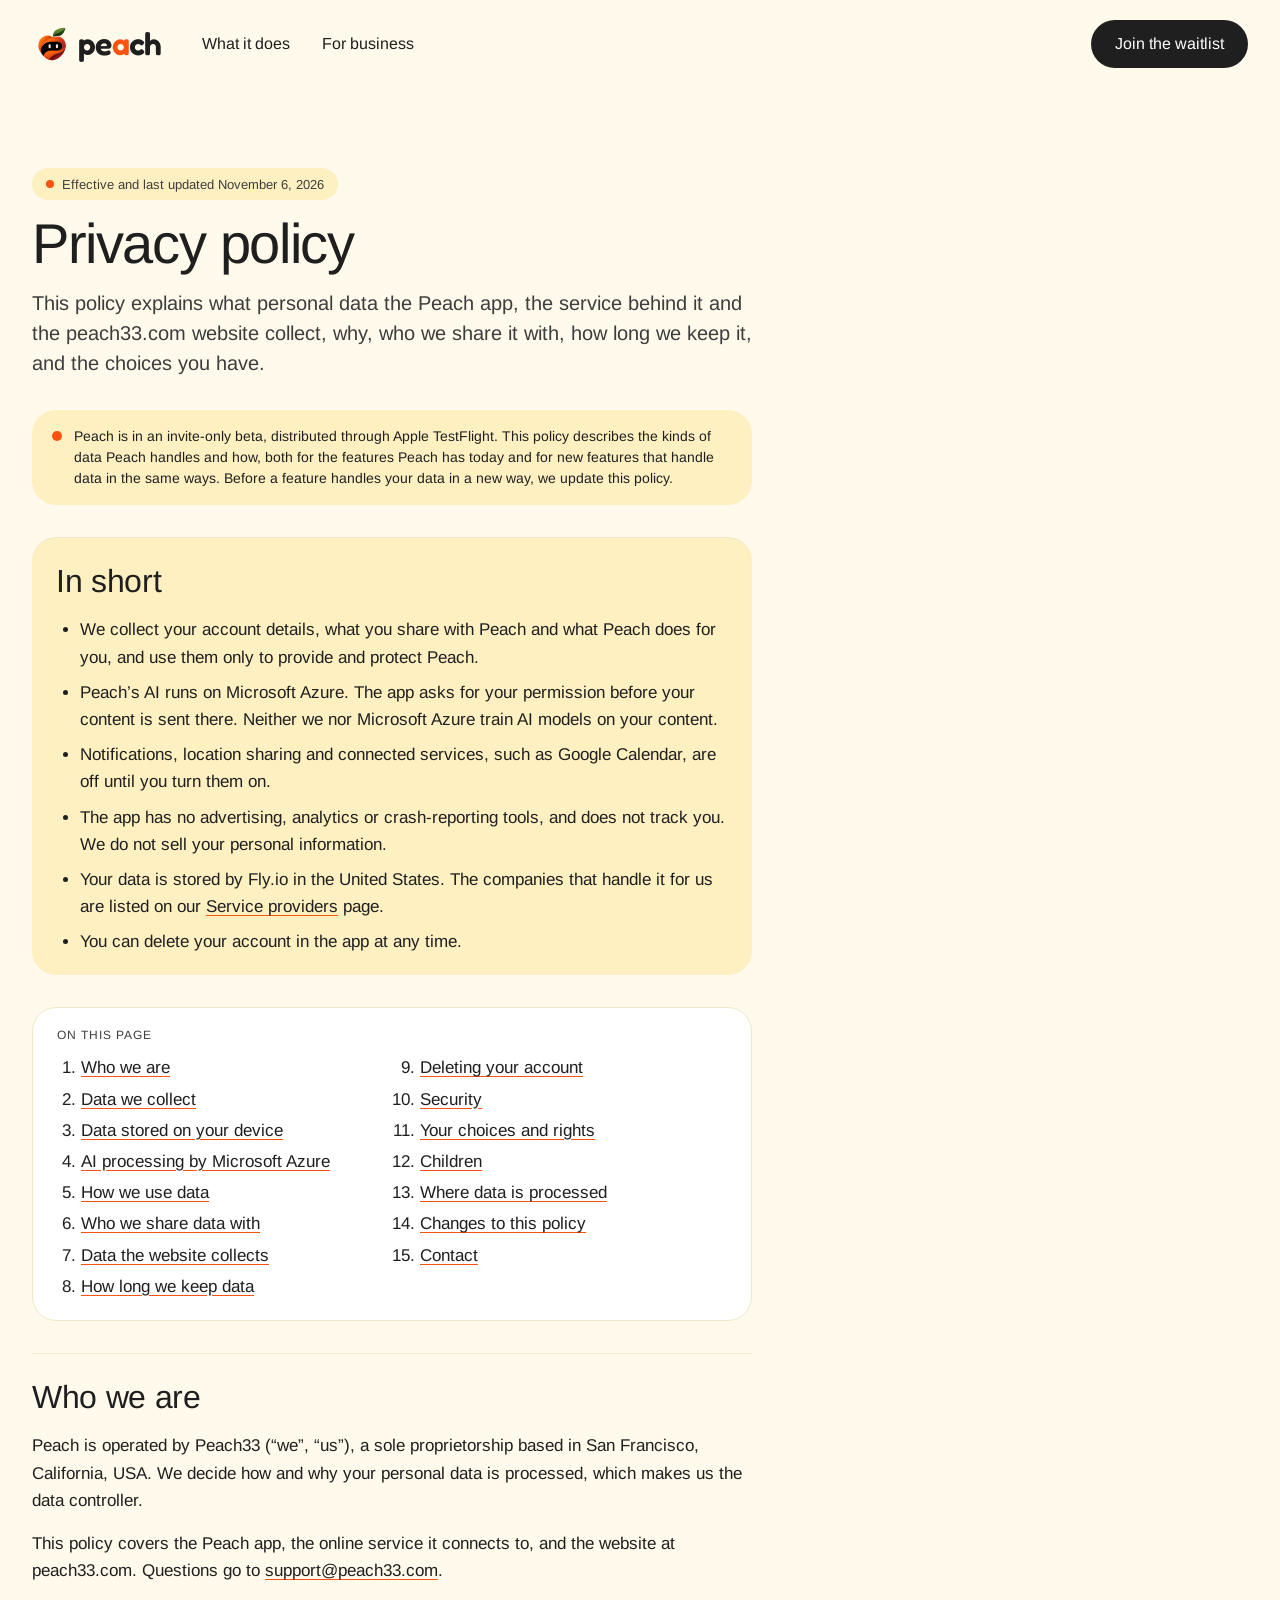
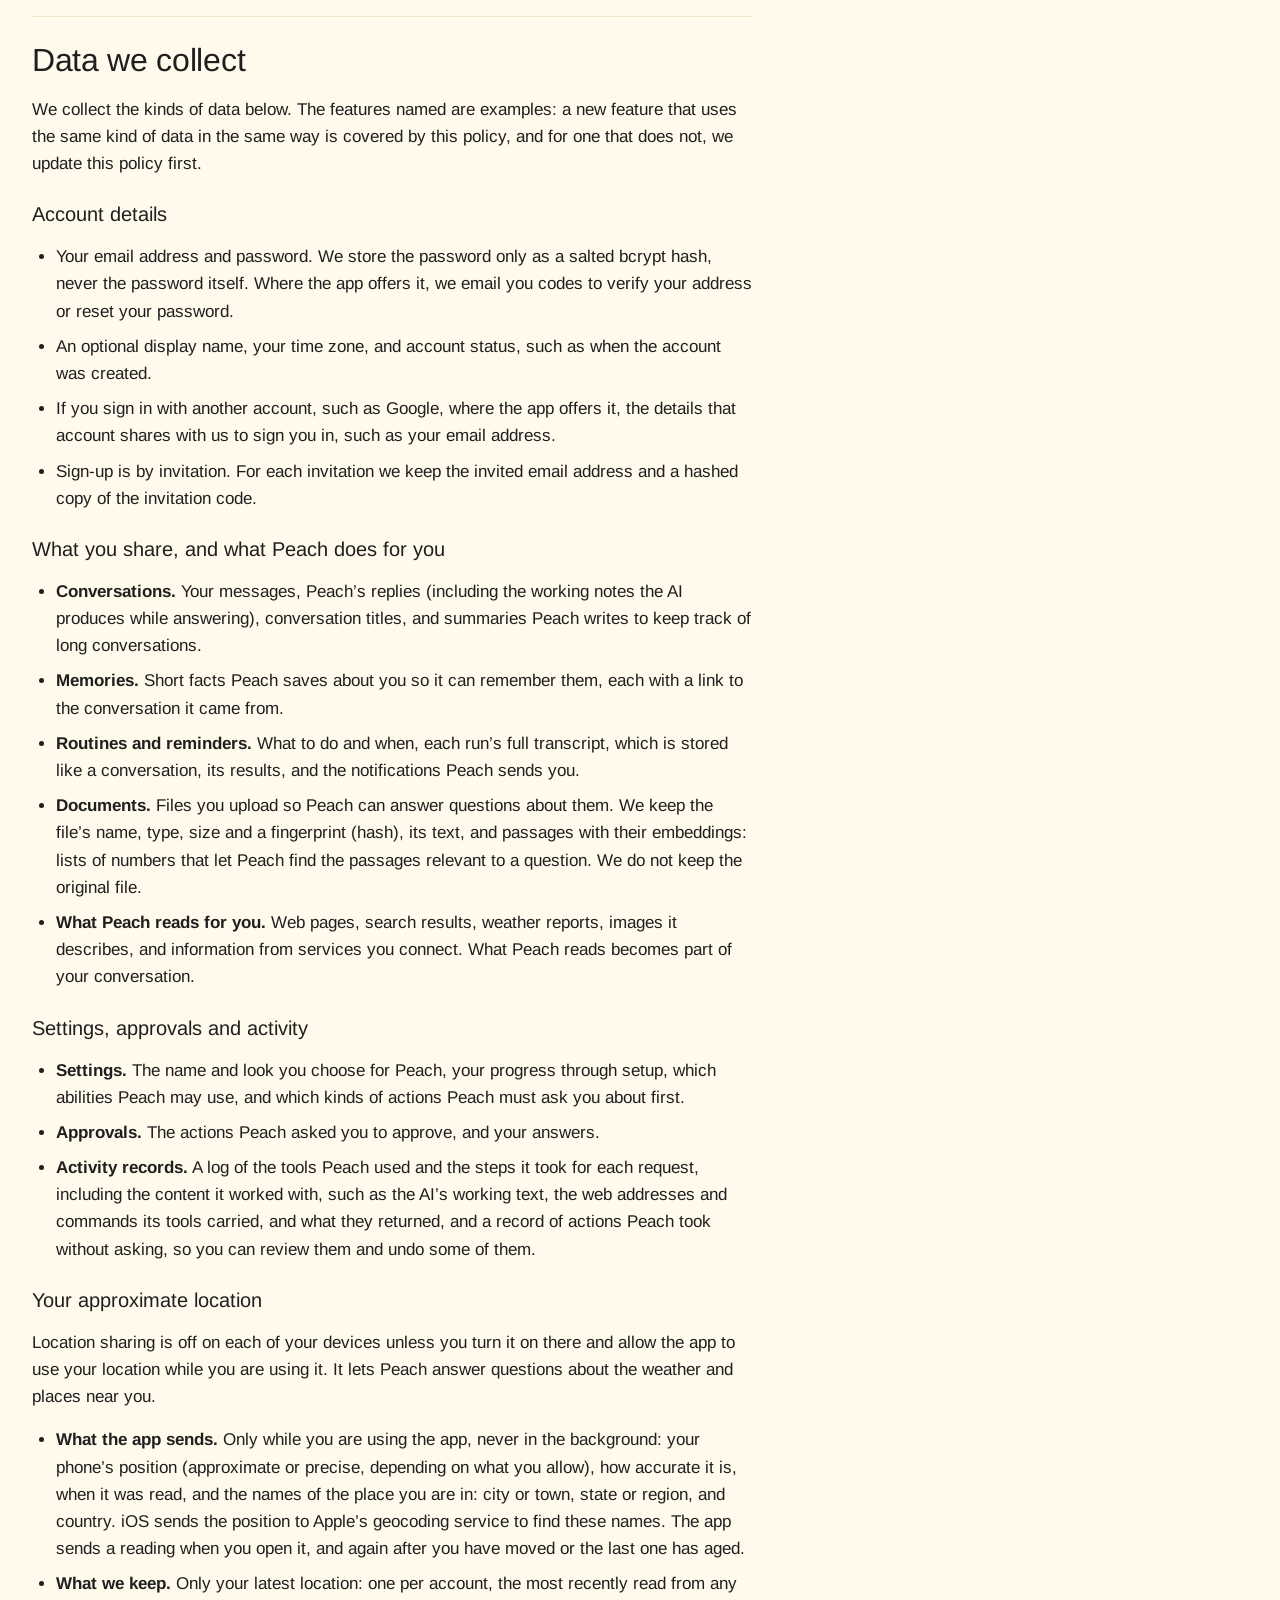
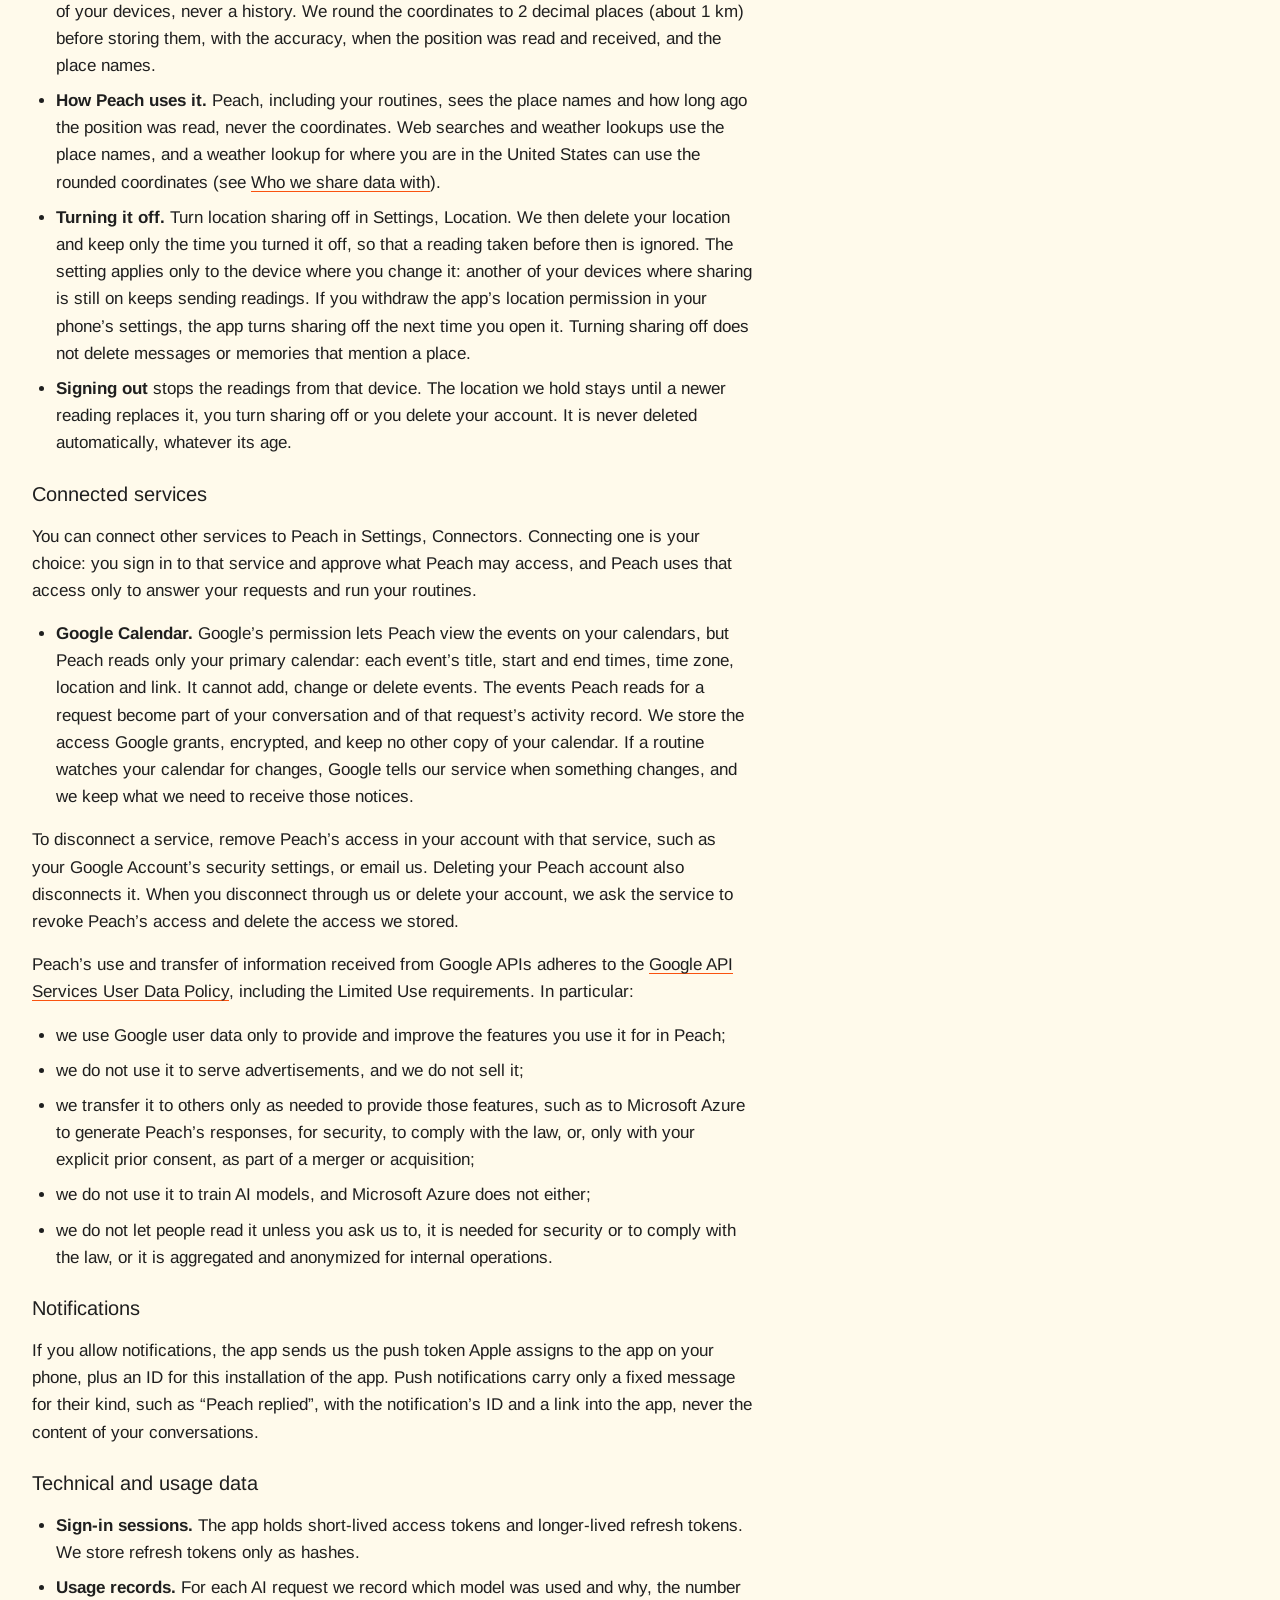
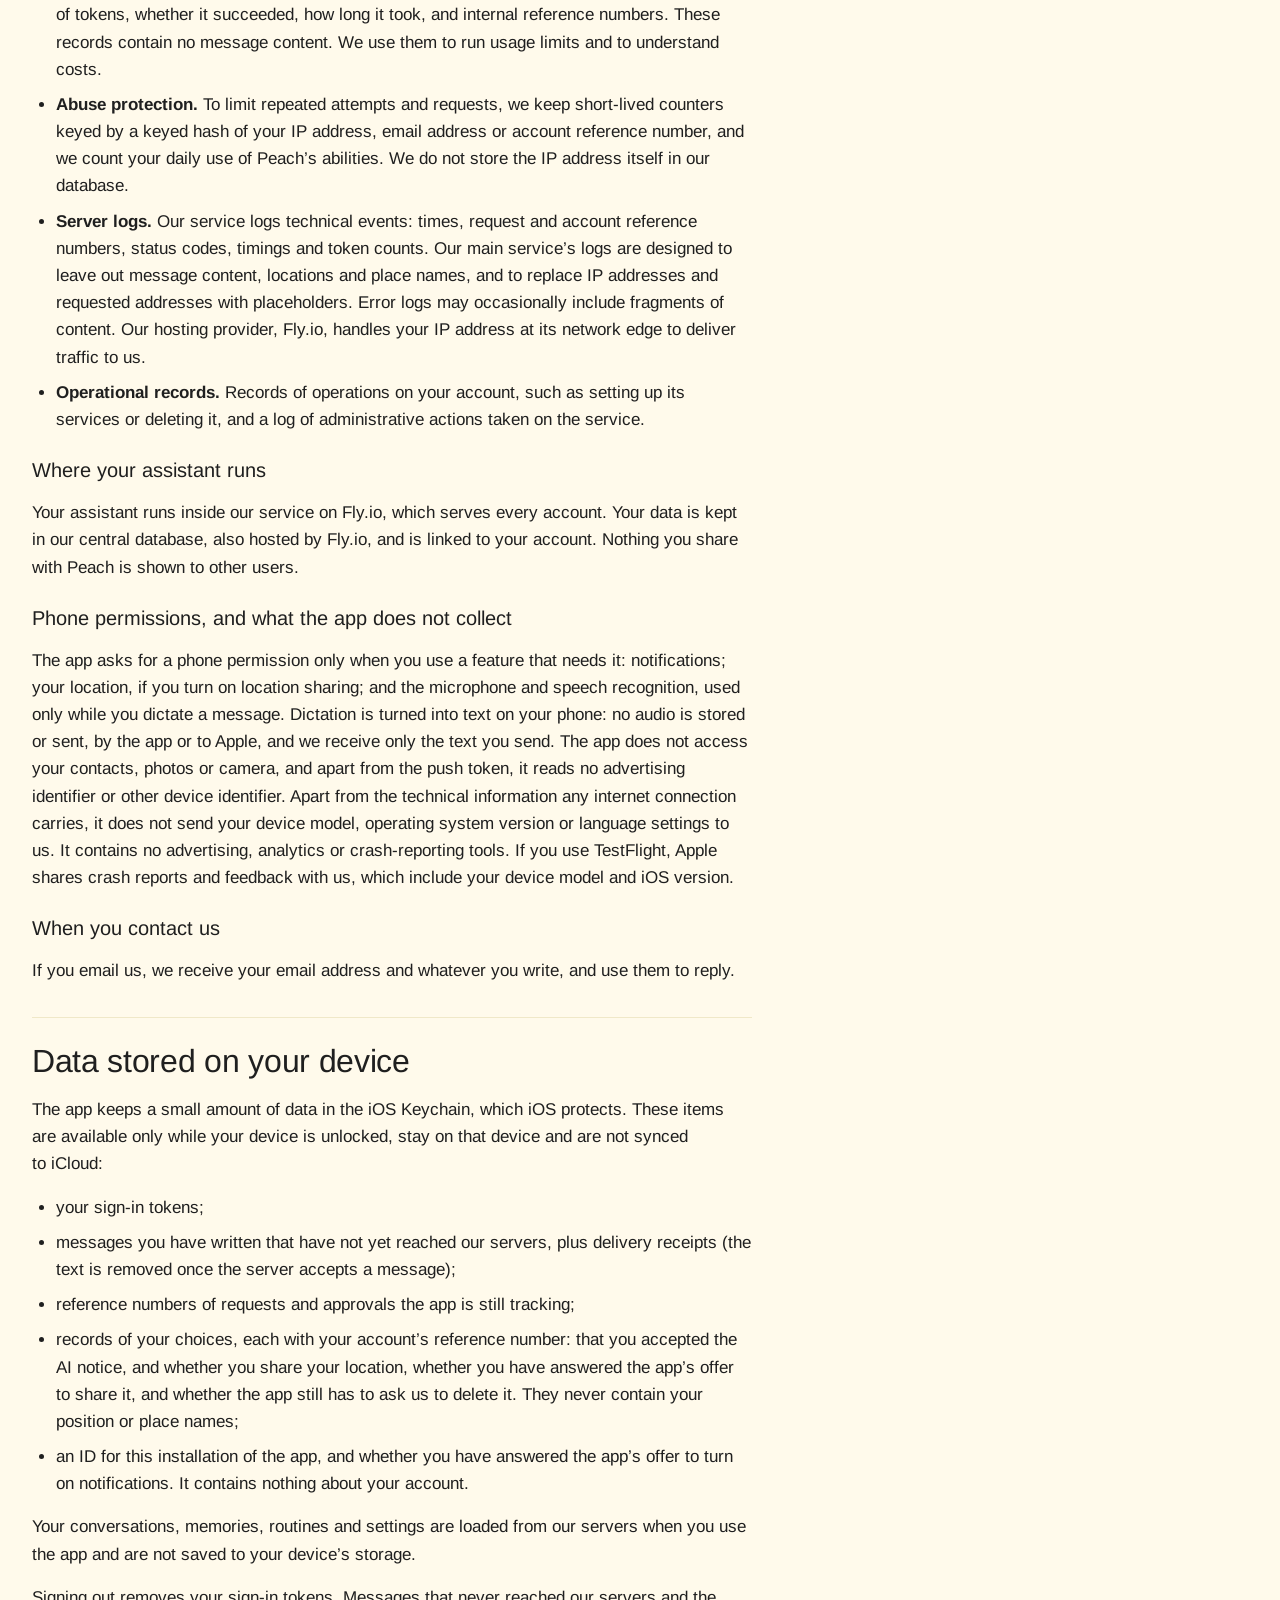
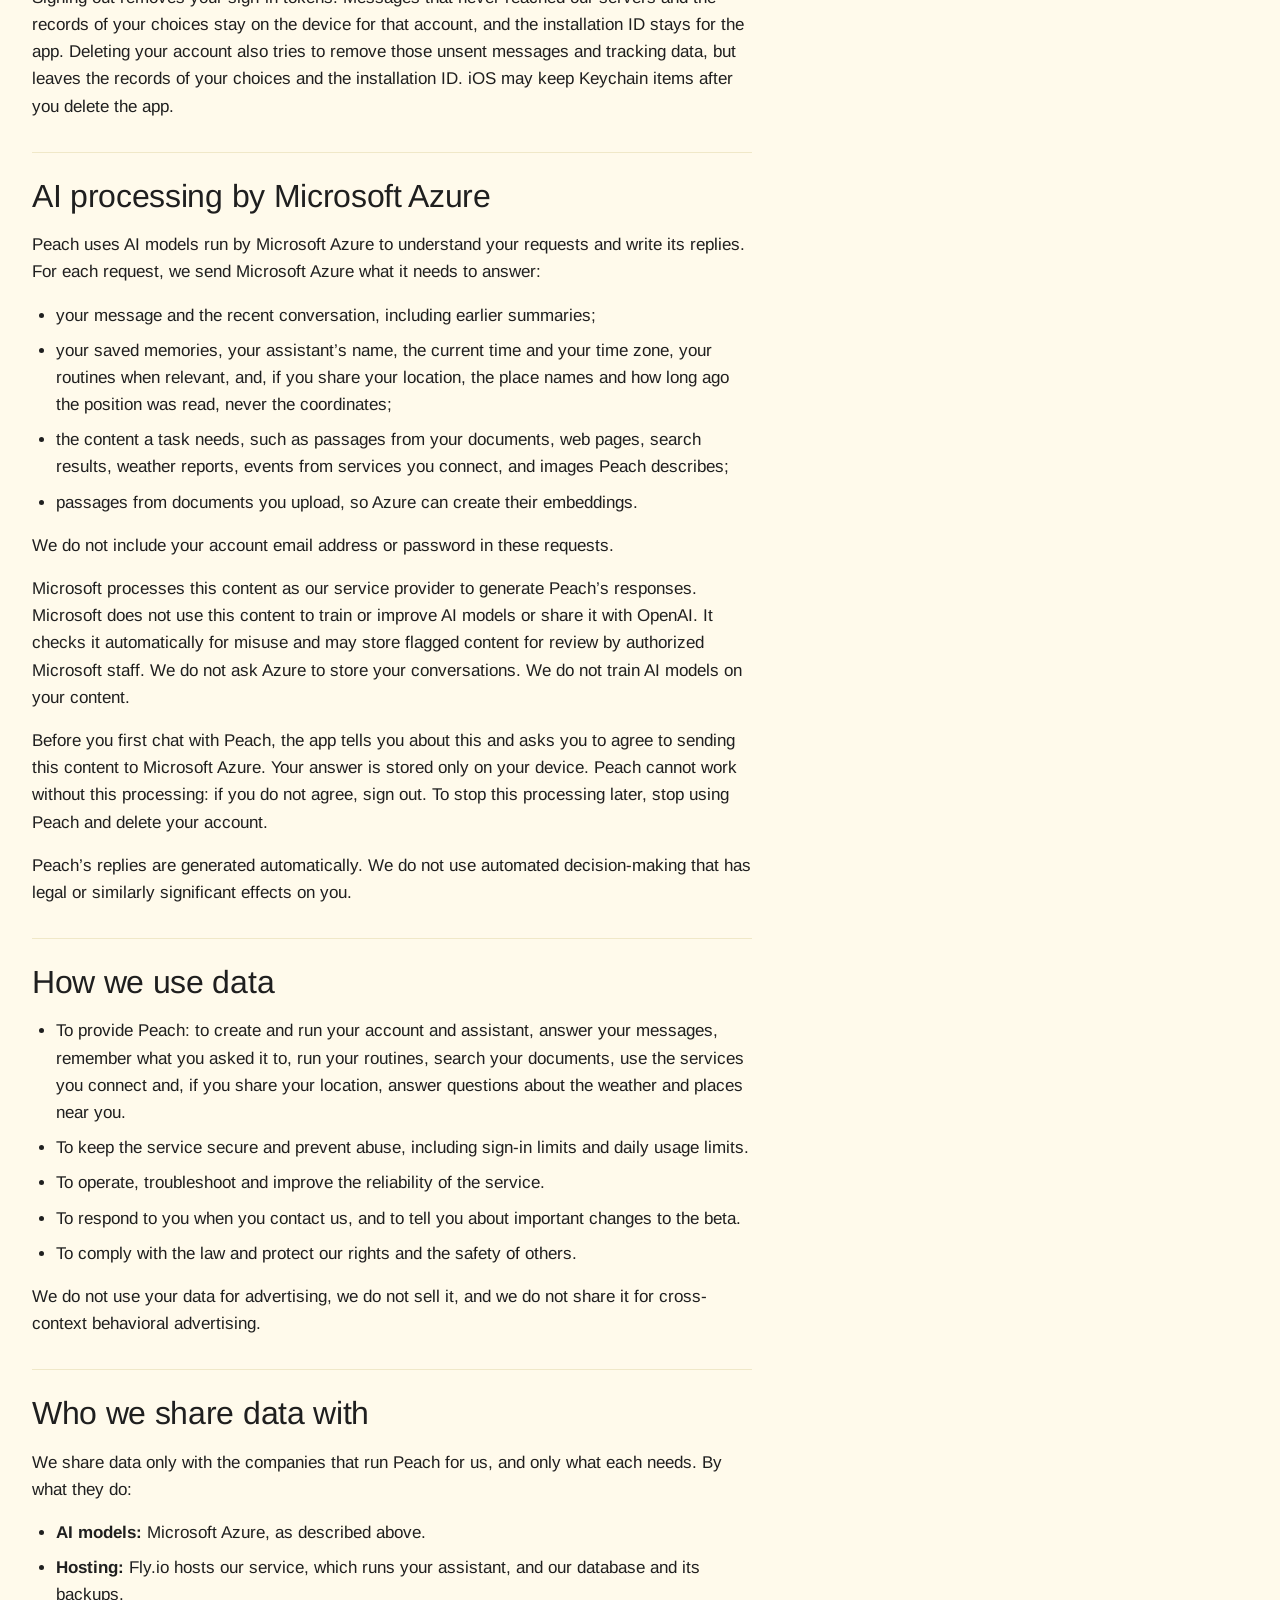
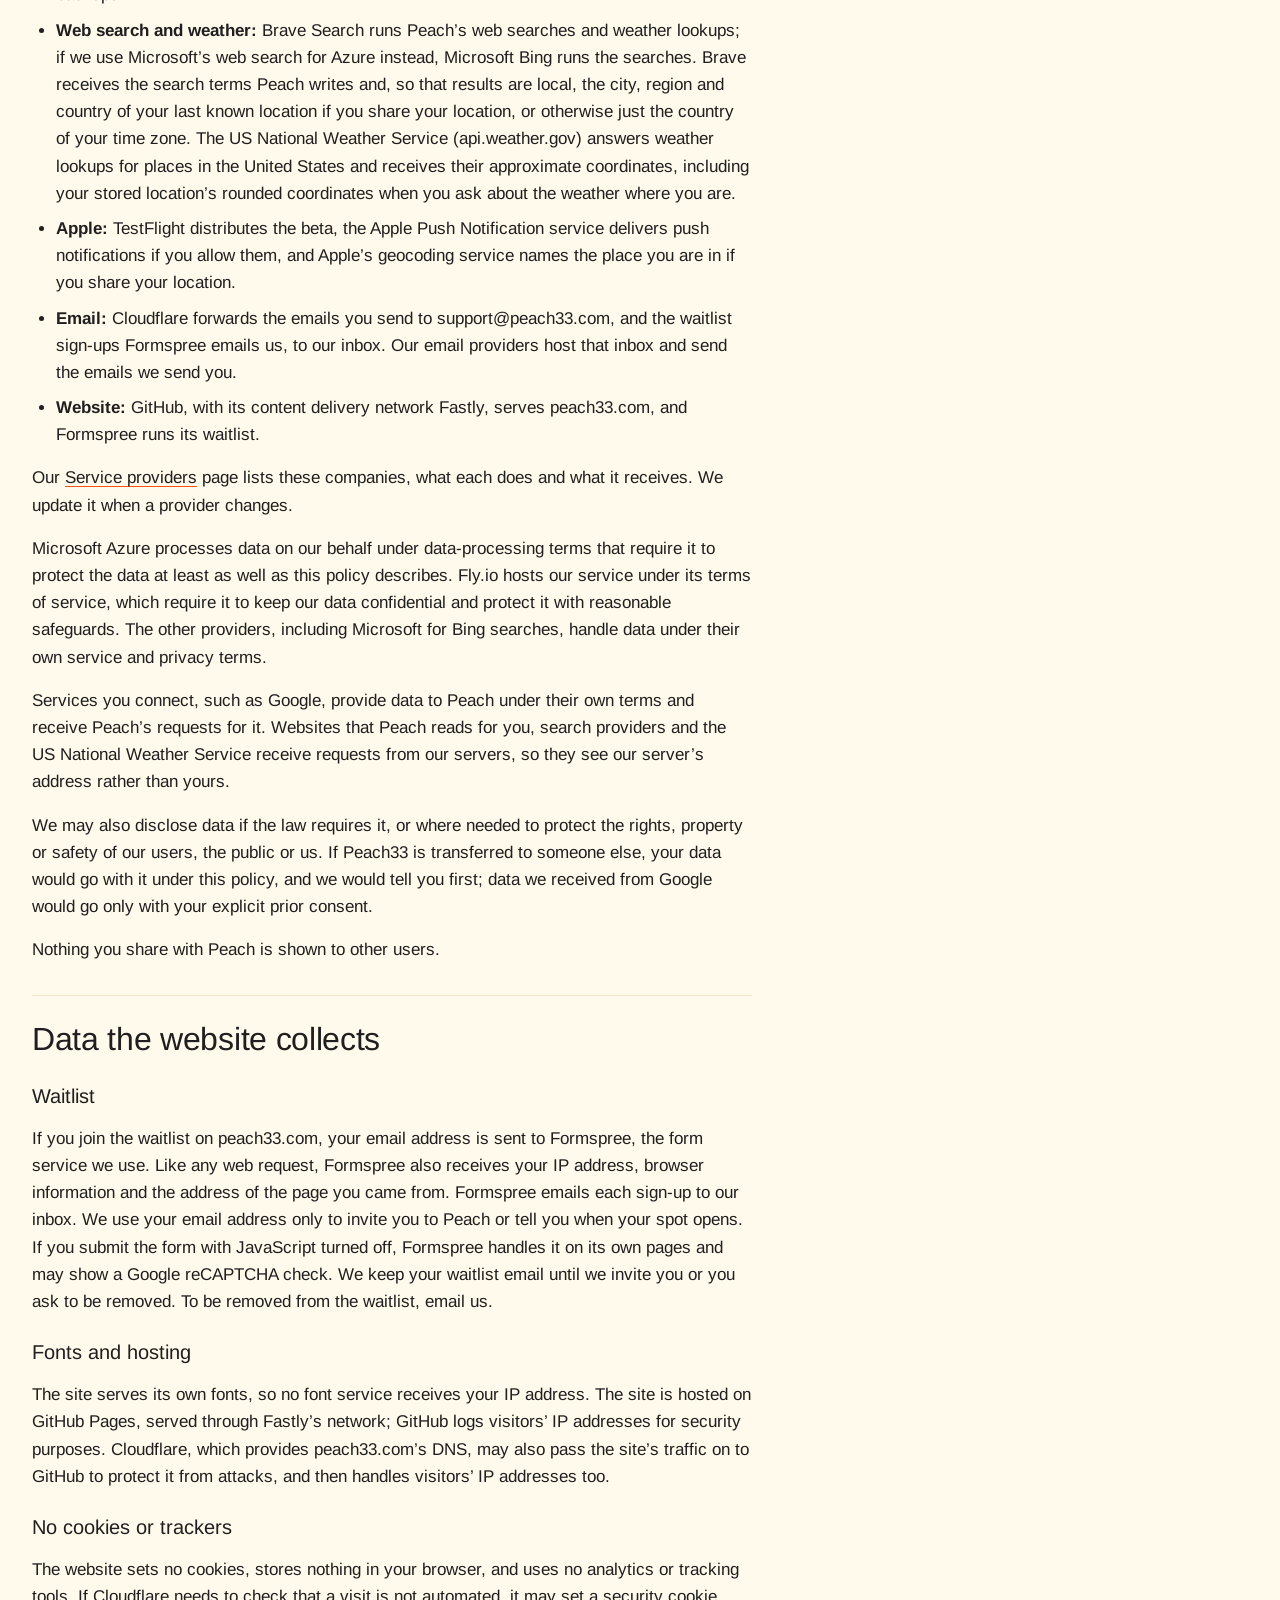
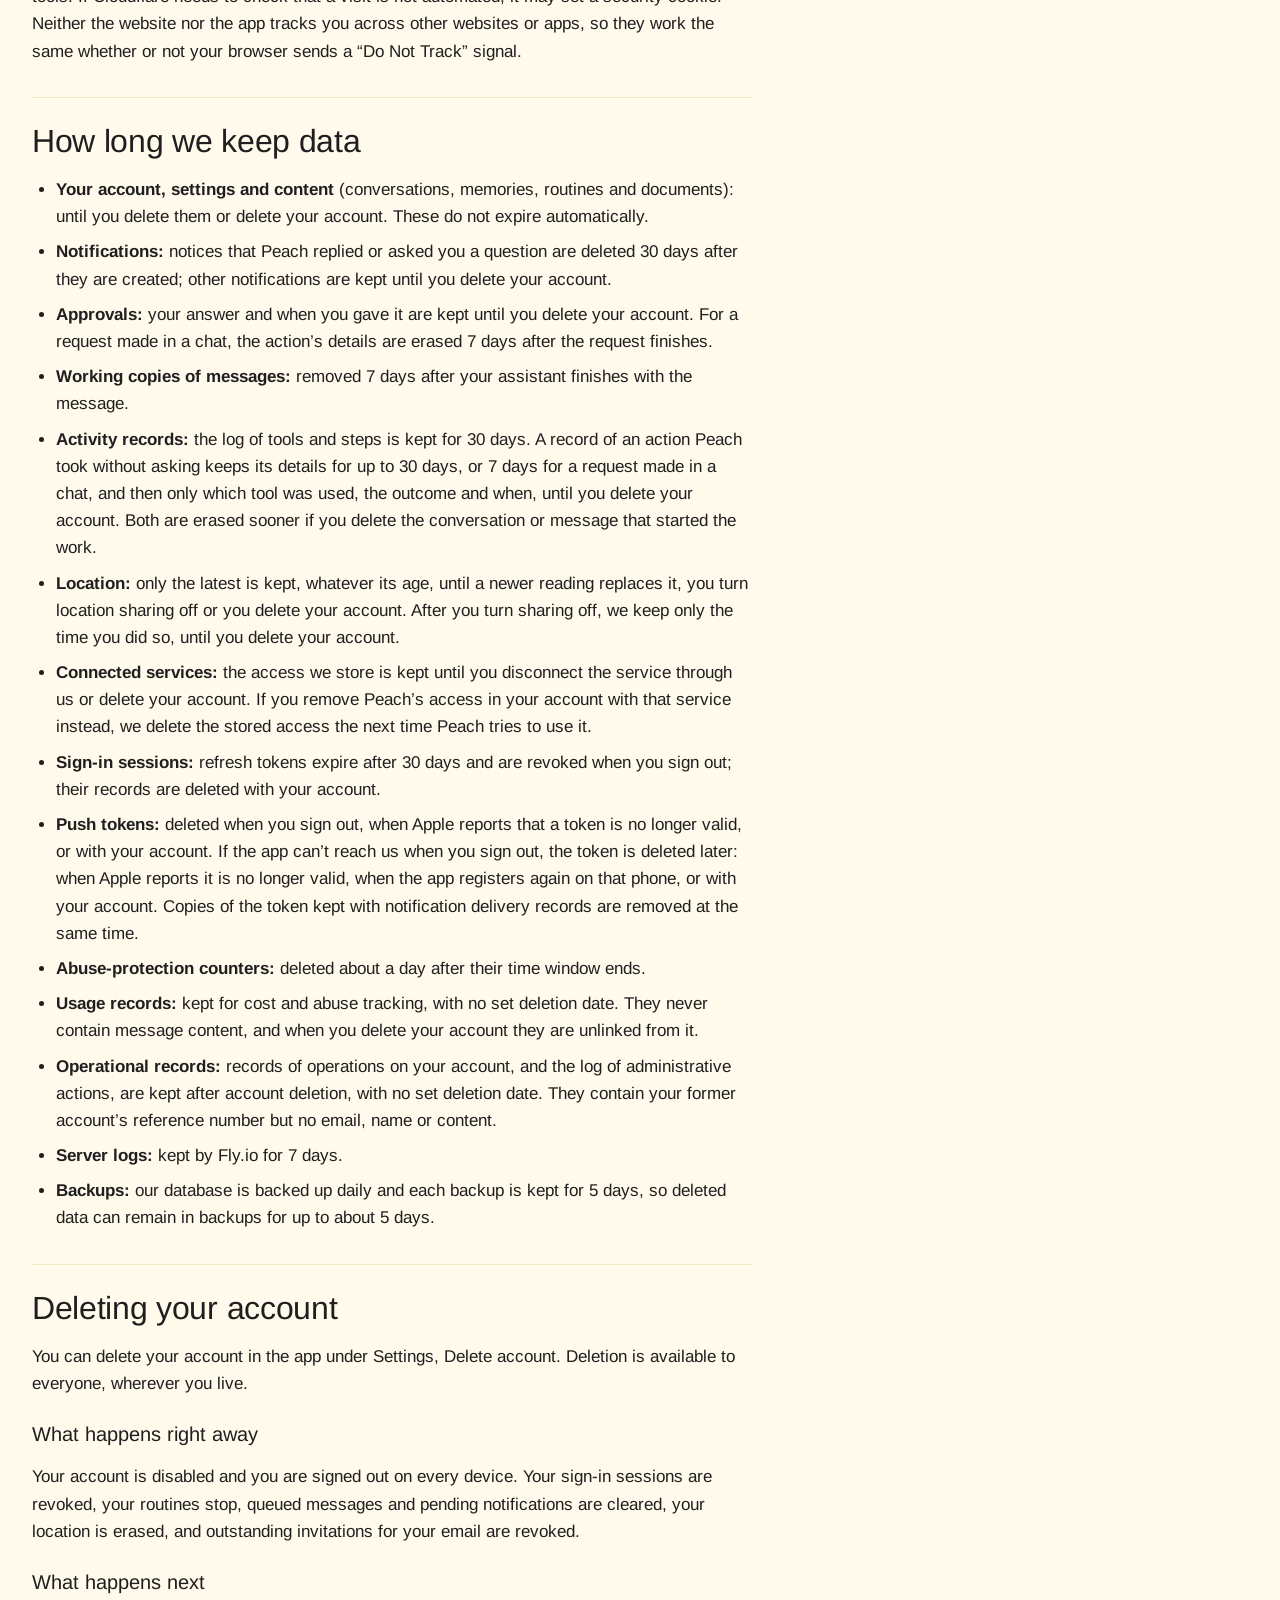
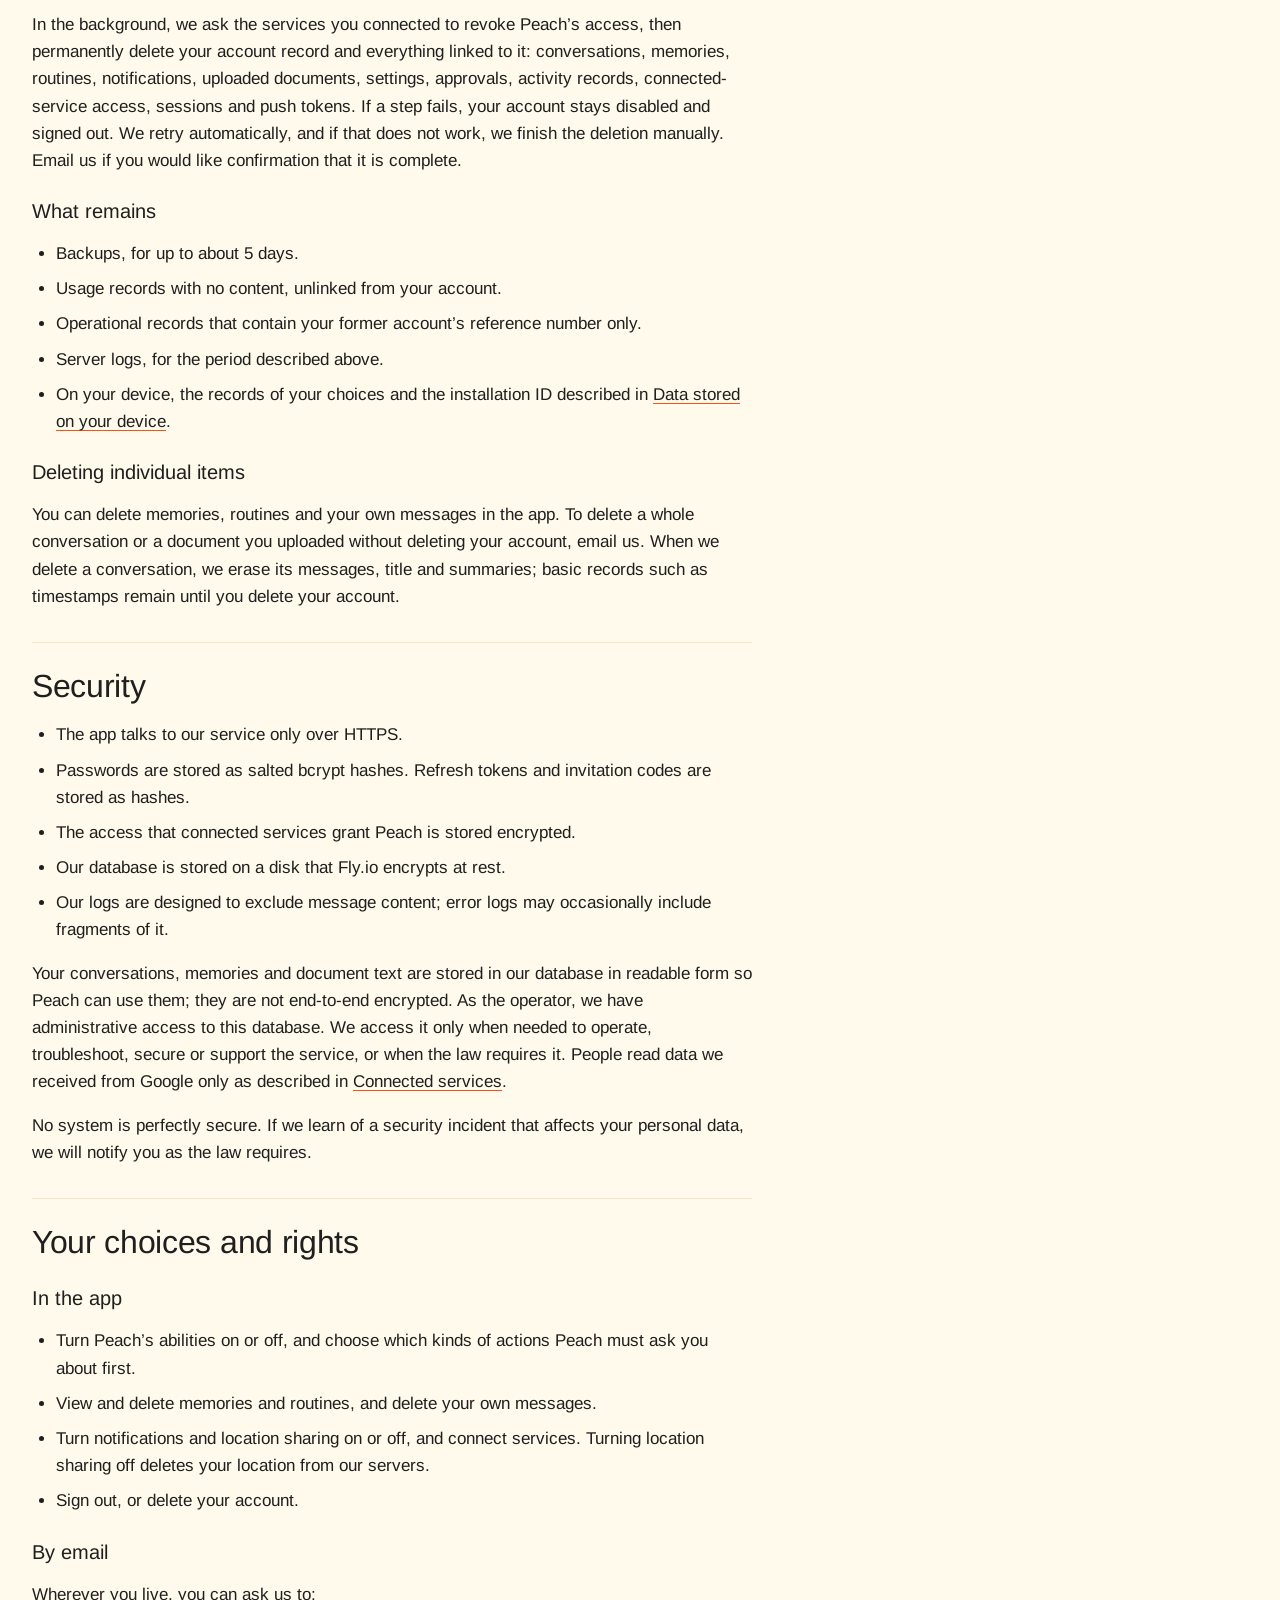
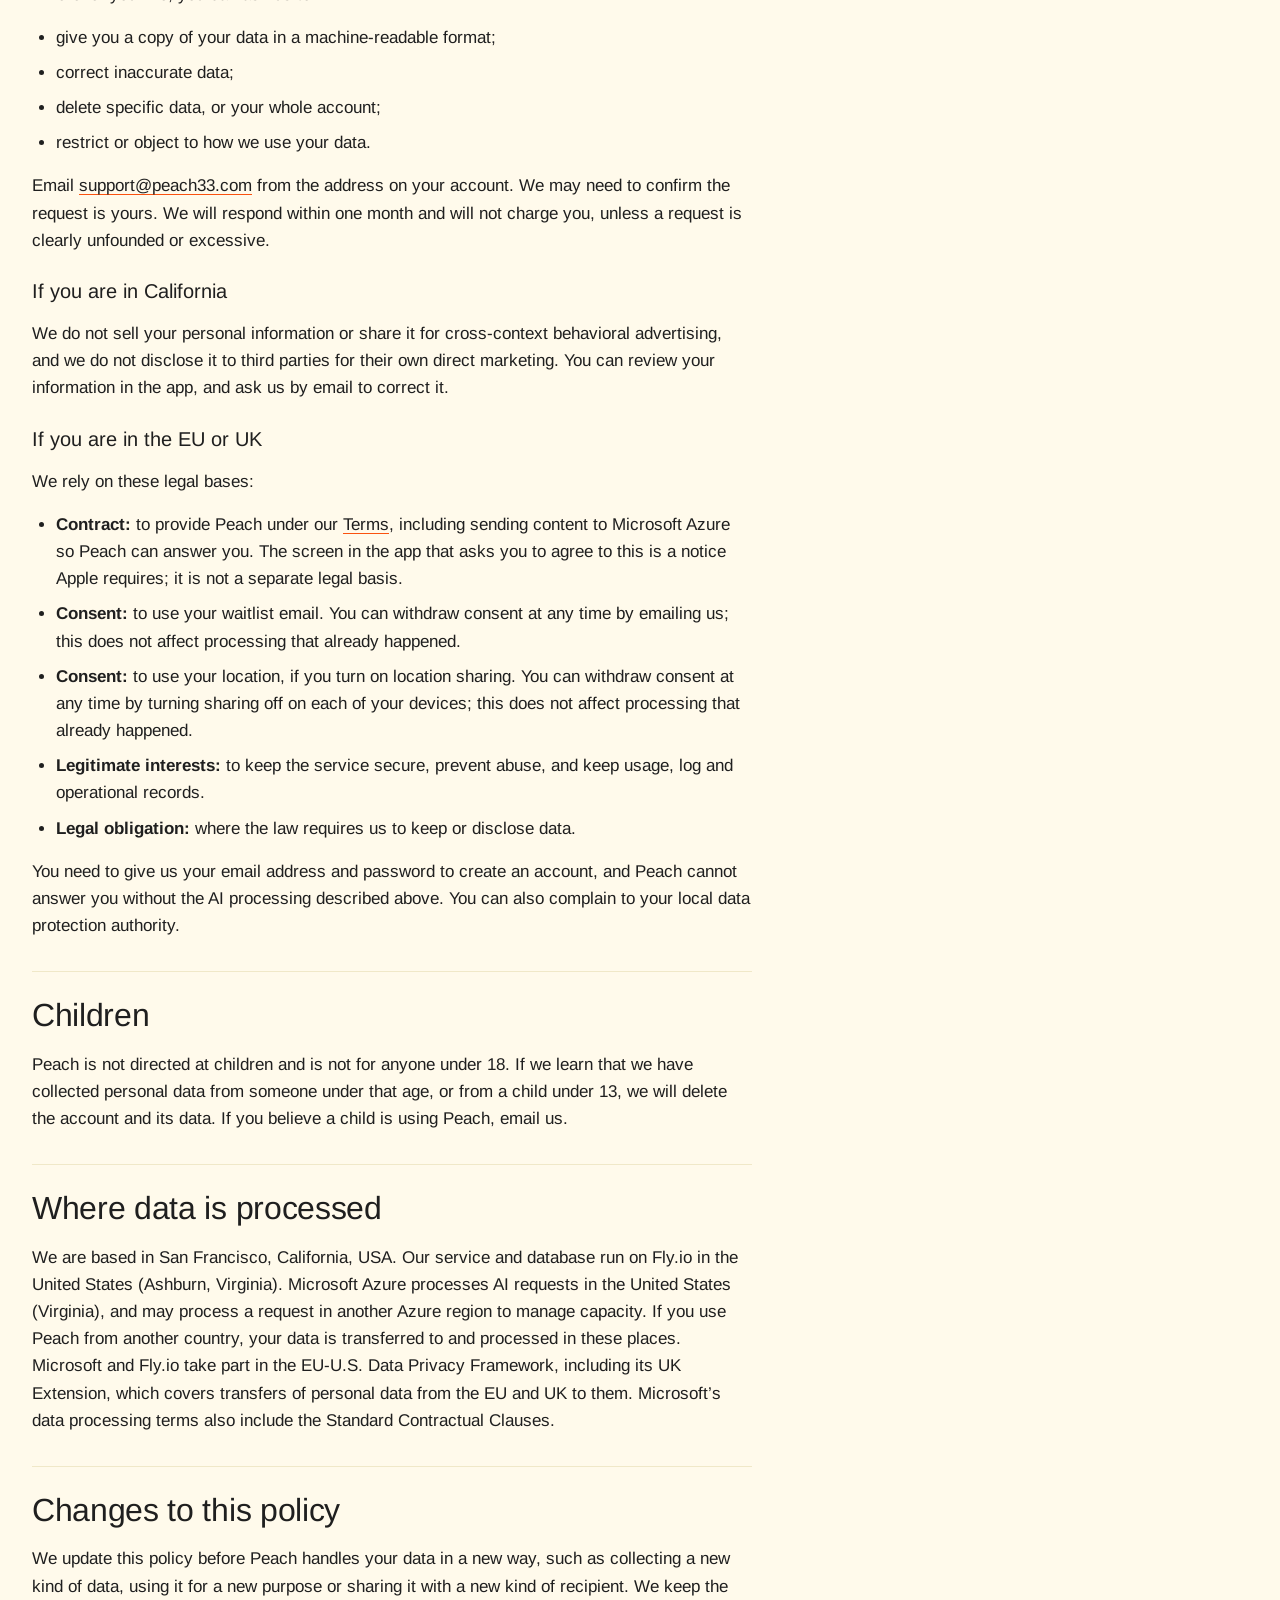
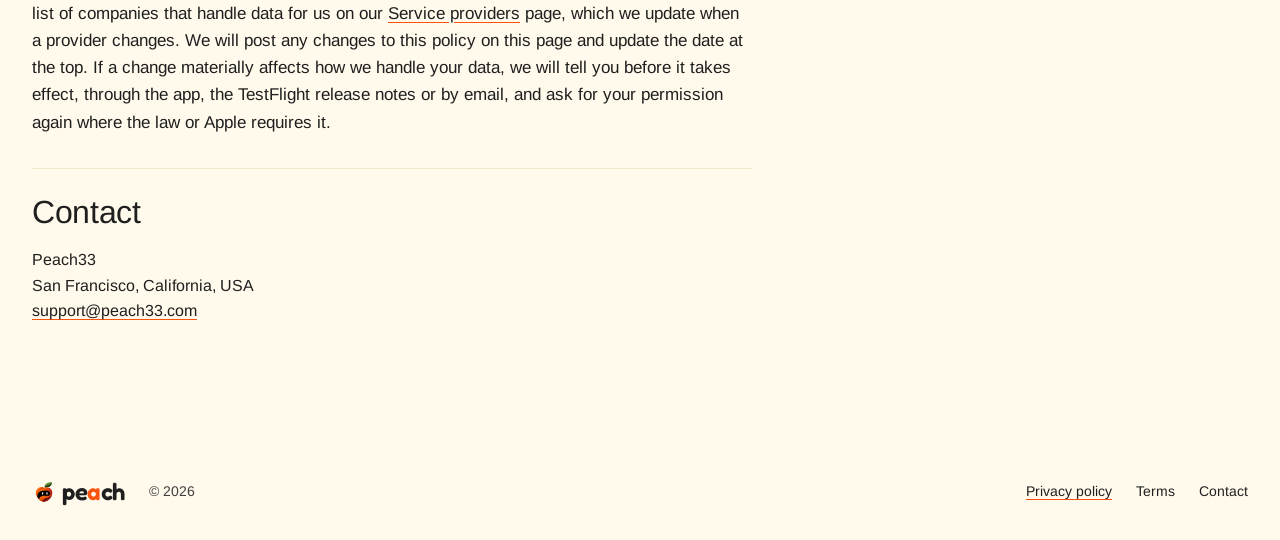
<file: privacy.html>
<!doctype html>
<html lang="en">
<head>
  <meta charset="utf-8">
  <meta name="viewport" content="width=device-width, initial-scale=1, viewport-fit=cover">
  <title>Privacy policy · Peach</title>
  <meta name="description" content="How we collect, use, share and keep personal data in the Peach app and on peach33.com.">
  <meta property="og:title" content="Privacy policy · Peach">
  <meta property="og:description" content="How we collect, use, share and keep personal data in the Peach app and on peach33.com.">
  <meta property="og:url" content="https://peach33.com/privacy">
  <meta property="og:type" content="website">
  <meta property="og:site_name" content="Peach">
  <meta name="theme-color" content="#fffaeb">
  <link rel="canonical" href="https://peach33.com/privacy">
  <link rel="icon" href="assets/favicon.png" type="image/png" sizes="32x32">
  <link rel="icon" href="assets/favicon.svg" type="image/svg+xml">
  <link rel="apple-touch-icon" href="assets/apple-touch-icon.png">
  <link rel="preload" href="assets/fonts/arimo-400.woff2" as="font" type="font/woff2" crossorigin>
  <link rel="preload" href="assets/fonts/fredoka-600.woff2" as="font" type="font/woff2" crossorigin>
  <link rel="stylesheet" href="tokens.css">
  <link rel="stylesheet" href="styles.css">
  <script src="script.js" defer></script>
</head>
<body>
  <svg class="icon-sprite" aria-hidden="true" focusable="false">
    <symbol id="i-menu" viewBox="0 0 24 24"><path d="M4 7h16M4 12h16M4 17h16"/></symbol>
    <symbol id="i-close" viewBox="0 0 24 24"><path d="m6 6 12 12M6 18 18 6"/></symbol>
  </svg>

  <a class="skip-link" href="#main">Skip to content</a>

  <header id="top" class="site-header">
    <div class="container header-inner">
      <a class="brand" href="/" aria-label="Peach home">
        <img class="brand-mark" src="assets/peach-mascot.svg" alt="" width="40" height="40">
        <span class="wordmark">pe<span class="wordmark-a">a</span>ch</span>
      </a>

      <button class="menu-toggle" type="button" aria-label="Open navigation" aria-controls="section-nav" aria-expanded="false" hidden>
        <svg class="menu-icon" width="22" height="22" aria-hidden="true" focusable="false"><use href="#i-menu"/></svg>
        <svg class="close-icon" width="22" height="22" aria-hidden="true" focusable="false"><use href="#i-close"/></svg>
      </button>

      <nav id="section-nav" class="section-nav" aria-label="Main navigation">
        <a href="/#does">What it does</a>
        <a href="/#business">For business</a>
      </nav>

      <a class="button nav-cta" href="/#waitlist" aria-label="Join the waitlist">
        <span class="nav-label-full">Join the waitlist</span>
        <span class="nav-label-short" aria-hidden="true">Join</span>
      </a>
    </div>
  </header>

  <main id="main" class="legal" tabindex="-1">
    <div class="container">
      <article class="legal-article" aria-labelledby="legal-title">
        <header class="legal-header">
          <p class="eyebrow-pill"><span class="eyebrow-dot" aria-hidden="true"></span>Effective and last updated November 6, 2026</p>
          <h1 id="legal-title">Privacy policy</h1>
          <p class="legal-intro">This policy explains what personal data the Peach app, the service behind it and the peach33.com website collect, why, who we share it with, how long we keep it, and the choices you have.</p>
        </header>

        <p class="legal-notice">Peach is in an invite-only beta, distributed through Apple TestFlight. This policy describes the kinds of data Peach handles and how, both for the features Peach has today and for new features that handle data in the same ways. Before a feature handles your data in a new way, we update this policy.</p>

        <section id="summary" class="legal-section legal-summary" aria-labelledby="summary-title">
          <h2 id="summary-title">In short</h2>
          <ul>
            <li>We collect your account details, what you share with Peach and what Peach does for you, and use them only to provide and protect Peach.</li>
            <li>Peach’s AI runs on Microsoft Azure. The app asks for your permission before your content is sent there. Neither we nor Microsoft Azure train AI models on your content.</li>
            <li>Notifications, location sharing and connected services, such as Google Calendar, are off until you turn them on.</li>
            <li>The app has no advertising, analytics or crash-reporting tools, and does not track you. We do not sell your personal information.</li>
            <li>Your data is stored by Fly.io in the United States. The companies that handle it for us are listed on our <a href="/providers">Service providers</a> page.</li>
            <li>You can delete your account in the app at any time.</li>
          </ul>
        </section>

        <nav class="legal-toc" aria-labelledby="toc-title">
          <h2 id="toc-title">On this page</h2>
          <ol>
            <li><a href="#who-we-are">Who we are</a></li>
            <li><a href="#app-data">Data we collect</a></li>
            <li><a href="#on-device">Data stored on your device</a></li>
            <li><a href="#ai-processing">AI processing by Microsoft Azure</a></li>
            <li><a href="#how-we-use-data">How we use data</a></li>
            <li><a href="#sharing">Who we share data with</a></li>
            <li><a href="#website-data">Data the website collects</a></li>
            <li><a href="#retention">How long we keep data</a></li>
            <li><a href="#deletion">Deleting your account</a></li>
            <li><a href="#security">Security</a></li>
            <li><a href="#your-choices">Your choices and rights</a></li>
            <li><a href="#children">Children</a></li>
            <li><a href="#international-transfers">Where data is processed</a></li>
            <li><a href="#changes">Changes to this policy</a></li>
            <li><a href="#contact">Contact</a></li>
          </ol>
        </nav>

        <section id="who-we-are" class="legal-section" aria-labelledby="who-we-are-title">
          <h2 id="who-we-are-title">Who we are</h2>
          <p>Peach is operated by Peach33 (“we”, “us”), a sole proprietorship based in San Francisco, California, USA. We decide how and why your personal data is processed, which makes us the data controller.</p>
          <p>This policy covers the Peach app, the online service it connects to, and the website at peach33.com. Questions go to <a href="mailto:support@peach33.com">support@peach33.com</a>.</p>
        </section>

        <section id="app-data" class="legal-section" aria-labelledby="app-data-title">
          <h2 id="app-data-title">Data we collect</h2>
          <p>We collect the kinds of data below. The features named are examples: a new feature that uses the same kind of data in the same way is covered by this policy, and for one that does not, we update this policy first.</p>

          <h3 id="account">Account details</h3>
          <ul>
            <li>Your email address and password. We store the password only as a salted bcrypt hash, never the password itself. Where the app offers it, we email you codes to verify your address or reset your password.</li>
            <li>An optional display name, your time zone, and account status, such as when the account was created.</li>
            <li>If you sign in with another account, such as Google, where the app offers it, the details that account shares with us to sign you in, such as your email address.</li>
            <li>Sign-up is by invitation. For each invitation we keep the invited email address and a hashed copy of the invitation code.</li>
          </ul>

          <h3 id="conversations">What you share, and what Peach does for you</h3>
          <ul>
            <li><span>Conversations.</span> Your messages, Peach’s replies (including the working notes the AI produces while answering), conversation titles, and summaries Peach writes to keep track of long conversations.</li>
            <li><span>Memories.</span> Short facts Peach saves about you so it can remember them, each with a link to the conversation it came from.</li>
            <li><span>Routines and reminders.</span> What to do and when, each run’s full transcript, which is stored like a conversation, its results, and the notifications Peach sends you.</li>
            <li><span>Documents.</span> Files you upload so Peach can answer questions about them. We keep the file’s name, type, size and a fingerprint (hash), its text, and passages with their embeddings: lists of numbers that let Peach find the passages relevant to a question. We do not keep the original file.</li>
            <li><span>What Peach reads for you.</span> Web pages, search results, weather reports, images it describes, and information from services you connect. What Peach reads becomes part of your conversation.</li>
          </ul>

          <h3 id="assistant-settings">Settings, approvals and activity</h3>
          <ul>
            <li><span>Settings.</span> The name and look you choose for Peach, your progress through setup, which abilities Peach may use, and which kinds of actions Peach must ask you about first.</li>
            <li><span>Approvals.</span> The actions Peach asked you to approve, and your answers.</li>
            <li><span>Activity records.</span> A log of the tools Peach used and the steps it took for each request, including the content it worked with, such as the AI’s working text, the web addresses and commands its tools carried, and what they returned, and a record of actions Peach took without asking, so you can review them and undo some of them.</li>
          </ul>

          <h3 id="location">Your approximate location</h3>
          <p>Location sharing is off on each of your devices unless you turn it on there and allow the app to use your location while you are using it. It lets Peach answer questions about the weather and places near you.</p>
          <ul>
            <li><span>What the app sends.</span> Only while you are using the app, never in the background: your phone’s position (approximate or precise, depending on what you allow), how accurate it is, when it was read, and the names of the place you are in: city or town, state or region, and country. iOS sends the position to Apple’s geocoding service to find these names. The app sends a reading when you open it, and again after you have moved or the last one has aged.</li>
            <li><span>What we keep.</span> Only your latest location: one per account, the most recently read from any of your devices, never a history. We round the coordinates to 2 decimal places (about 1 km) before storing them, with the accuracy, when the position was read and received, and the place names.</li>
            <li><span>How Peach uses it.</span> Peach, including your routines, sees the place names and how long ago the position was read, never the coordinates. Web searches and weather lookups use the place names, and a weather lookup for where you are in the United States can use the rounded coordinates (see <a href="#sharing">Who we share data with</a>).</li>
            <li><span>Turning it off.</span> Turn location sharing off in Settings, Location. We then delete your location and keep only the time you turned it off, so that a reading taken before then is ignored. The setting applies only to the device where you change it: another of your devices where sharing is still on keeps sending readings. If you withdraw the app’s location permission in your phone’s settings, the app turns sharing off the next time you open it. Turning sharing off does not delete messages or memories that mention a place.</li>
            <li><span>Signing out</span> stops the readings from that device. The location we hold stays until a newer reading replaces it, you turn sharing off or you delete your account. It is never deleted automatically, whatever its age.</li>
          </ul>

          <h3 id="connected-accounts">Connected services</h3>
          <p>You can connect other services to Peach in Settings, Connectors. Connecting one is your choice: you sign in to that service and approve what Peach may access, and Peach uses that access only to answer your requests and run your routines.</p>
          <ul>
            <li><span>Google Calendar.</span> Google’s permission lets Peach view the events on your calendars, but Peach reads only your primary calendar: each event’s title, start and end times, time zone, location and link. It cannot add, change or delete events. The events Peach reads for a request become part of your conversation and of that request’s activity record. We store the access Google grants, encrypted, and keep no other copy of your calendar. If a routine watches your calendar for changes, Google tells our service when something changes, and we keep what we need to receive those notices.</li>
          </ul>
          <p>To disconnect a service, remove Peach’s access in your account with that service, such as your Google Account’s security settings, or email us. Deleting your Peach account also disconnects it. When you disconnect through us or delete your account, we ask the service to revoke Peach’s access and delete the access we stored.</p>
          <p id="google-limited-use">Peach’s use and transfer of information received from Google APIs adheres to the <a href="https://developers.google.com/terms/api-services-user-data-policy">Google API Services User Data Policy</a>, including the Limited Use requirements. In particular:</p>
          <ul>
            <li>we use Google user data only to provide and improve the features you use it for in Peach;</li>
            <li>we do not use it to serve advertisements, and we do not sell it;</li>
            <li>we transfer it to others only as needed to provide those features, such as to Microsoft Azure to generate Peach’s responses, for security, to comply with the law, or, only with your explicit prior consent, as part of a merger or acquisition;</li>
            <li>we do not use it to train AI models, and Microsoft Azure does not either;</li>
            <li>we do not let people read it unless you ask us to, it is needed for security or to comply with the law, or it is aggregated and anonymized for internal operations.</li>
          </ul>

          <h3 id="notifications">Notifications</h3>
          <p>If you allow notifications, the app sends us the push token Apple assigns to the app on your phone, plus an ID for this installation of the app. Push notifications carry only a fixed message for their kind, such as “Peach replied”, with the notification’s ID and a link into the app, never the content of your conversations.</p>

          <h3 id="technical-data">Technical and usage data</h3>
          <ul>
            <li><span>Sign-in sessions.</span> The app holds short-lived access tokens and longer-lived refresh tokens. We store refresh tokens only as hashes.</li>
            <li><span>Usage records.</span> For each AI request we record which model was used and why, the number of tokens, whether it succeeded, how long it took, and internal reference numbers. These records contain no message content. We use them to run usage limits and to understand costs.</li>
            <li><span>Abuse protection.</span> To limit repeated attempts and requests, we keep short-lived counters keyed by a keyed hash of your IP address, email address or account reference number, and we count your daily use of Peach’s abilities. We do not store the IP address itself in our database.</li>
            <li><span>Server logs.</span> Our service logs technical events: times, request and account reference numbers, status codes, timings and token counts. Our main service’s logs are designed to leave out message content, locations and place names, and to replace IP addresses and requested addresses with placeholders. Error logs may occasionally include fragments of content. Our hosting provider, Fly.io, handles your IP address at its network edge to deliver traffic to us.</li>
            <li><span>Operational records.</span> Records of operations on your account, such as setting up its services or deleting it, and a log of administrative actions taken on the service.</li>
          </ul>

          <h3 id="assistant-runs">Where your assistant runs</h3>
          <p>Your assistant runs inside our service on Fly.io, which serves every account. Your data is kept in our central database, also hosted by Fly.io, and is linked to your account. Nothing you share with Peach is shown to other users.</p>

          <h3 id="not-collected">Phone permissions, and what the app does not collect</h3>
          <p>The app asks for a phone permission only when you use a feature that needs it: notifications; your location, if you turn on location sharing; and the microphone and speech recognition, used only while you dictate a message. Dictation is turned into text on your phone: no audio is stored or sent, by the app or to Apple, and we receive only the text you send. The app does not access your contacts, photos or camera, and apart from the push token, it reads no advertising identifier or other device identifier. Apart from the technical information any internet connection carries, it does not send your device model, operating system version or language settings to us. It contains no advertising, analytics or crash-reporting tools. If you use TestFlight, Apple shares crash reports and feedback with us, which include your device model and iOS version.</p>

          <h3 id="support-email">When you contact us</h3>
          <p>If you email us, we receive your email address and whatever you write, and use them to reply.</p>
        </section>

        <section id="on-device" class="legal-section" aria-labelledby="on-device-title">
          <h2 id="on-device-title">Data stored on your device</h2>
          <p>The app keeps a small amount of data in the iOS Keychain, which iOS protects. These items are available only while your device is unlocked, stay on that device and are not synced to iCloud:</p>
          <ul>
            <li>your sign-in tokens;</li>
            <li>messages you have written that have not yet reached our servers, plus delivery receipts (the text is removed once the server accepts a message);</li>
            <li>reference numbers of requests and approvals the app is still tracking;</li>
            <li>records of your choices, each with your account’s reference number: that you accepted the AI notice, and whether you share your location, whether you have answered the app’s offer to share it, and whether the app still has to ask us to delete it. They never contain your position or place names;</li>
            <li>an ID for this installation of the app, and whether you have answered the app’s offer to turn on notifications. It contains nothing about your account.</li>
          </ul>
          <p>Your conversations, memories, routines and settings are loaded from our servers when you use the app and are not saved to your device’s storage.</p>
          <p>Signing out removes your sign-in tokens. Messages that never reached our servers and the records of your choices stay on the device for that account, and the installation ID stays for the app. Deleting your account also tries to remove those unsent messages and tracking data, but leaves the records of your choices and the installation ID. iOS may keep Keychain items after you delete the app.</p>
        </section>

        <section id="ai-processing" class="legal-section" aria-labelledby="ai-processing-title">
          <h2 id="ai-processing-title">AI processing by Microsoft Azure</h2>
          <p>Peach uses AI models run by Microsoft Azure to understand your requests and write its replies. For each request, we send Microsoft Azure what it needs to answer:</p>
          <ul>
            <li>your message and the recent conversation, including earlier summaries;</li>
            <li>your saved memories, your assistant’s name, the current time and your time zone, your routines when relevant, and, if you share your location, the place names and how long ago the position was read, never the coordinates;</li>
            <li>the content a task needs, such as passages from your documents, web pages, search results, weather reports, events from services you connect, and images Peach describes;</li>
            <li>passages from documents you upload, so Azure can create their embeddings.</li>
          </ul>
          <p>We do not include your account email address or password in these requests.</p>
          <p>Microsoft processes this content as our service provider to generate Peach’s responses. Microsoft does not use this content to train or improve AI models or share it with OpenAI. It checks it automatically for misuse and may store flagged content for review by authorized Microsoft staff. We do not ask Azure to store your conversations. We do not train AI models on your content.</p>
          <p>Before you first chat with Peach, the app tells you about this and asks you to agree to sending this content to Microsoft Azure. Your answer is stored only on your device. Peach cannot work without this processing: if you do not agree, sign out. To stop this processing later, stop using Peach and delete your account.</p>
          <p>Peach’s replies are generated automatically. We do not use automated decision-making that has legal or similarly significant effects on you.</p>
        </section>

        <section id="how-we-use-data" class="legal-section" aria-labelledby="how-we-use-data-title">
          <h2 id="how-we-use-data-title">How we use data</h2>
          <ul>
            <li>To provide Peach: to create and run your account and assistant, answer your messages, remember what you asked it to, run your routines, search your documents, use the services you connect and, if you share your location, answer questions about the weather and places near you.</li>
            <li>To keep the service secure and prevent abuse, including sign-in limits and daily usage limits.</li>
            <li>To operate, troubleshoot and improve the reliability of the service.</li>
            <li>To respond to you when you contact us, and to tell you about important changes to the beta.</li>
            <li>To comply with the law and protect our rights and the safety of others.</li>
          </ul>
          <p>We do not use your data for advertising, we do not sell it, and we do not share it for cross-context behavioral advertising.</p>
        </section>

        <section id="sharing" class="legal-section" aria-labelledby="sharing-title">
          <h2 id="sharing-title">Who we share data with</h2>
          <p>We share data only with the companies that run Peach for us, and only what each needs. By what they do:</p>
          <ul>
            <li><span>AI models:</span> Microsoft Azure, as described above.</li>
            <li><span>Hosting:</span> Fly.io hosts our service, which runs your assistant, and our database and its backups.</li>
            <li><span>Web search and weather:</span> Brave Search runs Peach’s web searches and weather lookups; if we use Microsoft’s web search for Azure instead, Microsoft Bing runs the searches. Brave receives the search terms Peach writes and, so that results are local, the city, region and country of your last known location if you share your location, or otherwise just the country of your time zone. The US National Weather Service (api.weather.gov) answers weather lookups for places in the United States and receives their approximate coordinates, including your stored location’s rounded coordinates when you ask about the weather where you are.</li>
            <li><span>Apple:</span> TestFlight distributes the beta, the Apple Push Notification service delivers push notifications if you allow them, and Apple’s geocoding service names the place you are in if you share your location.</li>
            <li><span>Email:</span> Cloudflare forwards the emails you send to support@peach33.com, and the waitlist sign-ups Formspree emails us, to our inbox. Our email providers host that inbox and send the emails we send you.</li>
            <li><span>Website:</span> GitHub, with its content delivery network Fastly, serves peach33.com, and Formspree runs its waitlist.</li>
          </ul>
          <p>Our <a href="/providers">Service providers</a> page lists these companies, what each does and what it receives. We update it when a provider changes.</p>
          <p>Microsoft Azure processes data on our behalf under data-processing terms that require it to protect the data at least as well as this policy describes. Fly.io hosts our service under its terms of service, which require it to keep our data confidential and protect it with reasonable safeguards. The other providers, including Microsoft for Bing searches, handle data under their own service and privacy terms.</p>
          <p>Services you connect, such as Google, provide data to Peach under their own terms and receive Peach’s requests for it. Websites that Peach reads for you, search providers and the US National Weather Service receive requests from our servers, so they see our server’s address rather than yours.</p>
          <p>We may also disclose data if the law requires it, or where needed to protect the rights, property or safety of our users, the public or us. If Peach33 is transferred to someone else, your data would go with it under this policy, and we would tell you first; data we received from Google would go only with your explicit prior consent.</p>
          <p>Nothing you share with Peach is shown to other users.</p>
        </section>

        <section id="website-data" class="legal-section" aria-labelledby="website-data-title">
          <h2 id="website-data-title">Data the website collects</h2>
          <h3 id="waitlist">Waitlist</h3>
          <p>If you join the waitlist on peach33.com, your email address is sent to Formspree, the form service we use. Like any web request, Formspree also receives your IP address, browser information and the address of the page you came from. Formspree emails each sign-up to our inbox. We use your email address only to invite you to Peach or tell you when your spot opens. If you submit the form with JavaScript turned off, Formspree handles it on its own pages and may show a Google reCAPTCHA check. We keep your waitlist email until we invite you or you ask to be removed. To be removed from the waitlist, email us.</p>
          <h3 id="fonts-and-hosting">Fonts and hosting</h3>
          <p>The site serves its own fonts, so no font service receives your IP address. The site is hosted on GitHub Pages, served through Fastly’s network; GitHub logs visitors’ IP addresses for security purposes. Cloudflare, which provides peach33.com’s DNS, may also pass the site’s traffic on to GitHub to protect it from attacks, and then handles visitors’ IP addresses too.</p>
          <h3 id="no-cookies">No cookies or trackers</h3>
          <p>The website sets no cookies, stores nothing in your browser, and uses no analytics or tracking tools. If Cloudflare needs to check that a visit is not automated, it may set a security cookie. Neither the website nor the app tracks you across other websites or apps, so they work the same whether or not your browser sends a “Do Not Track” signal.</p>
        </section>

        <section id="retention" class="legal-section" aria-labelledby="retention-title">
          <h2 id="retention-title">How long we keep data</h2>
          <ul>
            <li><span>Your account, settings and content</span> (conversations, memories, routines and documents): until you delete them or delete your account. These do not expire automatically.</li>
            <li><span>Notifications:</span> notices that Peach replied or asked you a question are deleted 30 days after they are created; other notifications are kept until you delete your account.</li>
            <li><span>Approvals:</span> your answer and when you gave it are kept until you delete your account. For a request made in a chat, the action’s details are erased 7 days after the request finishes.</li>
            <li><span>Working copies of messages:</span> removed 7 days after your assistant finishes with the message.</li>
            <li><span>Activity records:</span> the log of tools and steps is kept for 30 days. A record of an action Peach took without asking keeps its details for up to 30 days, or 7 days for a request made in a chat, and then only which tool was used, the outcome and when, until you delete your account. Both are erased sooner if you delete the conversation or message that started the work.</li>
            <li><span>Location:</span> only the latest is kept, whatever its age, until a newer reading replaces it, you turn location sharing off or you delete your account. After you turn sharing off, we keep only the time you did so, until you delete your account.</li>
            <li><span>Connected services:</span> the access we store is kept until you disconnect the service through us or delete your account. If you remove Peach’s access in your account with that service instead, we delete the stored access the next time Peach tries to use it.</li>
            <li><span>Sign-in sessions:</span> refresh tokens expire after 30 days and are revoked when you sign out; their records are deleted with your account.</li>
            <li><span>Push tokens:</span> deleted when you sign out, when Apple reports that a token is no longer valid, or with your account. If the app can’t reach us when you sign out, the token is deleted later: when Apple reports it is no longer valid, when the app registers again on that phone, or with your account. Copies of the token kept with notification delivery records are removed at the same time.</li>
            <li><span>Abuse-protection counters:</span> deleted about a day after their time window ends.</li>
            <li><span>Usage records:</span> kept for cost and abuse tracking, with no set deletion date. They never contain message content, and when you delete your account they are unlinked from it.</li>
            <li><span>Operational records:</span> records of operations on your account, and the log of administrative actions, are kept after account deletion, with no set deletion date. They contain your former account’s reference number but no email, name or content.</li>
            <li><span>Server logs:</span> kept by Fly.io for 7 days.</li>
            <li><span>Backups:</span> our database is backed up daily and each backup is kept for 5 days, so deleted data can remain in backups for up to about 5 days.</li>
          </ul>
        </section>

        <section id="deletion" class="legal-section" aria-labelledby="deletion-title">
          <h2 id="deletion-title">Deleting your account</h2>
          <p>You can delete your account in the app under Settings, Delete account. Deletion is available to everyone, wherever you live.</p>
          <h3 id="deletion-immediate">What happens right away</h3>
          <p>Your account is disabled and you are signed out on every device. Your sign-in sessions are revoked, your routines stop, queued messages and pending notifications are cleared, your location is erased, and outstanding invitations for your email are revoked.</p>
          <h3 id="deletion-background">What happens next</h3>
          <p>In the background, we ask the services you connected to revoke Peach’s access, then permanently delete your account record and everything linked to it: conversations, memories, routines, notifications, uploaded documents, settings, approvals, activity records, connected-service access, sessions and push tokens. If a step fails, your account stays disabled and signed out. We retry automatically, and if that does not work, we finish the deletion manually. Email us if you would like confirmation that it is complete.</p>
          <h3 id="deletion-kept">What remains</h3>
          <ul>
            <li>Backups, for up to about 5 days.</li>
            <li>Usage records with no content, unlinked from your account.</li>
            <li>Operational records that contain your former account’s reference number only.</li>
            <li>Server logs, for the period described above.</li>
            <li>On your device, the records of your choices and the installation ID described in <a href="#on-device">Data stored on your device</a>.</li>
          </ul>
          <h3 id="deletion-partial">Deleting individual items</h3>
          <p>You can delete memories, routines and your own messages in the app. To delete a whole conversation or a document you uploaded without deleting your account, email us. When we delete a conversation, we erase its messages, title and summaries; basic records such as timestamps remain until you delete your account.</p>
        </section>

        <section id="security" class="legal-section" aria-labelledby="security-title">
          <h2 id="security-title">Security</h2>
          <ul>
            <li>The app talks to our service only over HTTPS.</li>
            <li>Passwords are stored as salted bcrypt hashes. Refresh tokens and invitation codes are stored as hashes.</li>
            <li>The access that connected services grant Peach is stored encrypted.</li>
            <li>Our database is stored on a disk that Fly.io encrypts at rest.</li>
                        <li>Our logs are designed to exclude message content; error logs may occasionally include fragments of it.</li>
          </ul>
          <p>Your conversations, memories and document text are stored in our database in readable form so Peach can use them; they are not end-to-end encrypted. As the operator, we have administrative access to this database. We access it only when needed to operate, troubleshoot, secure or support the service, or when the law requires it. People read data we received from Google only as described in <a href="#google-limited-use">Connected services</a>.</p>
          <p>No system is perfectly secure. If we learn of a security incident that affects your personal data, we will notify you as the law requires.</p>
        </section>

        <section id="your-choices" class="legal-section" aria-labelledby="your-choices-title">
          <h2 id="your-choices-title">Your choices and rights</h2>
          <h3 id="in-app-controls">In the app</h3>
          <ul>
            <li>Turn Peach’s abilities on or off, and choose which kinds of actions Peach must ask you about first.</li>
            <li>View and delete memories and routines, and delete your own messages.</li>
            <li>Turn notifications and location sharing on or off, and connect services. Turning location sharing off deletes your location from our servers.</li>
            <li>Sign out, or delete your account.</li>
          </ul>
          <h3 id="by-email">By email</h3>
          <p>Wherever you live, you can ask us to:</p>
          <ul>
            <li>give you a copy of your data in a machine-readable format;</li>
            <li>correct inaccurate data;</li>
            <li>delete specific data, or your whole account;</li>
            <li>restrict or object to how we use your data.</li>
          </ul>
          <p>Email <a href="mailto:support@peach33.com">support@peach33.com</a> from the address on your account. We may need to confirm the request is yours. We will respond within one month and will not charge you, unless a request is clearly unfounded or excessive.</p>
          <h3 id="california">If you are in California</h3>
          <p>We do not sell your personal information or share it for cross-context behavioral advertising, and we do not disclose it to third parties for their own direct marketing. You can review your information in the app, and ask us by email to correct it.</p>
          <h3 id="eu-uk">If you are in the EU or UK</h3>
          <p>We rely on these legal bases:</p>
          <ul>
            <li><span>Contract:</span> to provide Peach under our <a href="/terms">Terms</a>, including sending content to Microsoft Azure so Peach can answer you. The screen in the app that asks you to agree to this is a notice Apple requires; it is not a separate legal basis.</li>
            <li><span>Consent:</span> to use your waitlist email. You can withdraw consent at any time by emailing us; this does not affect processing that already happened.</li>
            <li><span>Consent:</span> to use your location, if you turn on location sharing. You can withdraw consent at any time by turning sharing off on each of your devices; this does not affect processing that already happened.</li>
            <li><span>Legitimate interests:</span> to keep the service secure, prevent abuse, and keep usage, log and operational records.</li>
            <li><span>Legal obligation:</span> where the law requires us to keep or disclose data.</li>
          </ul>
          <p>You need to give us your email address and password to create an account, and Peach cannot answer you without the AI processing described above. You can also complain to your local data protection authority.</p>
        </section>

        <section id="children" class="legal-section" aria-labelledby="children-title">
          <h2 id="children-title">Children</h2>
          <p>Peach is not directed at children and is not for anyone under 18. If we learn that we have collected personal data from someone under that age, or from a child under 13, we will delete the account and its data. If you believe a child is using Peach, email us.</p>
        </section>

        <section id="international-transfers" class="legal-section" aria-labelledby="international-transfers-title">
          <h2 id="international-transfers-title">Where data is processed</h2>
          <p>We are based in San Francisco, California, USA. Our service and database run on Fly.io in the United States (Ashburn, Virginia). Microsoft Azure processes AI requests in the United States (Virginia), and may process a request in another Azure region to manage capacity. If you use Peach from another country, your data is transferred to and processed in these places. Microsoft and Fly.io take part in the EU-U.S. Data Privacy Framework, including its UK Extension, which covers transfers of personal data from the EU and UK to them. Microsoft’s data processing terms also include the Standard Contractual Clauses.</p>
        </section>

        <section id="changes" class="legal-section" aria-labelledby="changes-title">
          <h2 id="changes-title">Changes to this policy</h2>
          <p>We update this policy before Peach handles your data in a new way, such as collecting a new kind of data, using it for a new purpose or sharing it with a new kind of recipient. We keep the list of companies that handle data for us on our <a href="/providers">Service providers</a> page, which we update when a provider changes. We will post any changes to this policy on this page and update the date at the top. If a change materially affects how we handle your data, we will tell you before it takes effect, through the app, the TestFlight release notes or by email, and ask for your permission again where the law or Apple requires it.</p>
        </section>

        <section id="contact" class="legal-section" aria-labelledby="contact-title">
          <h2 id="contact-title">Contact</h2>
          <address>
            Peach33<br>
            San Francisco, California, USA<br>
            <a href="mailto:support@peach33.com">support@peach33.com</a>
          </address>
        </section>
      </article>
    </div>
  </main>

  <footer class="site-footer">
    <div class="container footer-inner">
      <span class="footer-brand">
        <img src="assets/peach-mascot.svg" alt="" width="24" height="24">
        <span class="wordmark">pe<span class="wordmark-a">a</span>ch</span>
      </span>
      <span>© 2026</span>
      <nav class="footer-links" aria-label="Legal and contact">
        <a href="/privacy" aria-current="page">Privacy policy</a>
        <a href="/terms">Terms</a>
        <a href="mailto:support@peach33.com">Contact</a>
      </nav>
    </div>
  </footer>
</body>
</html>
</file>
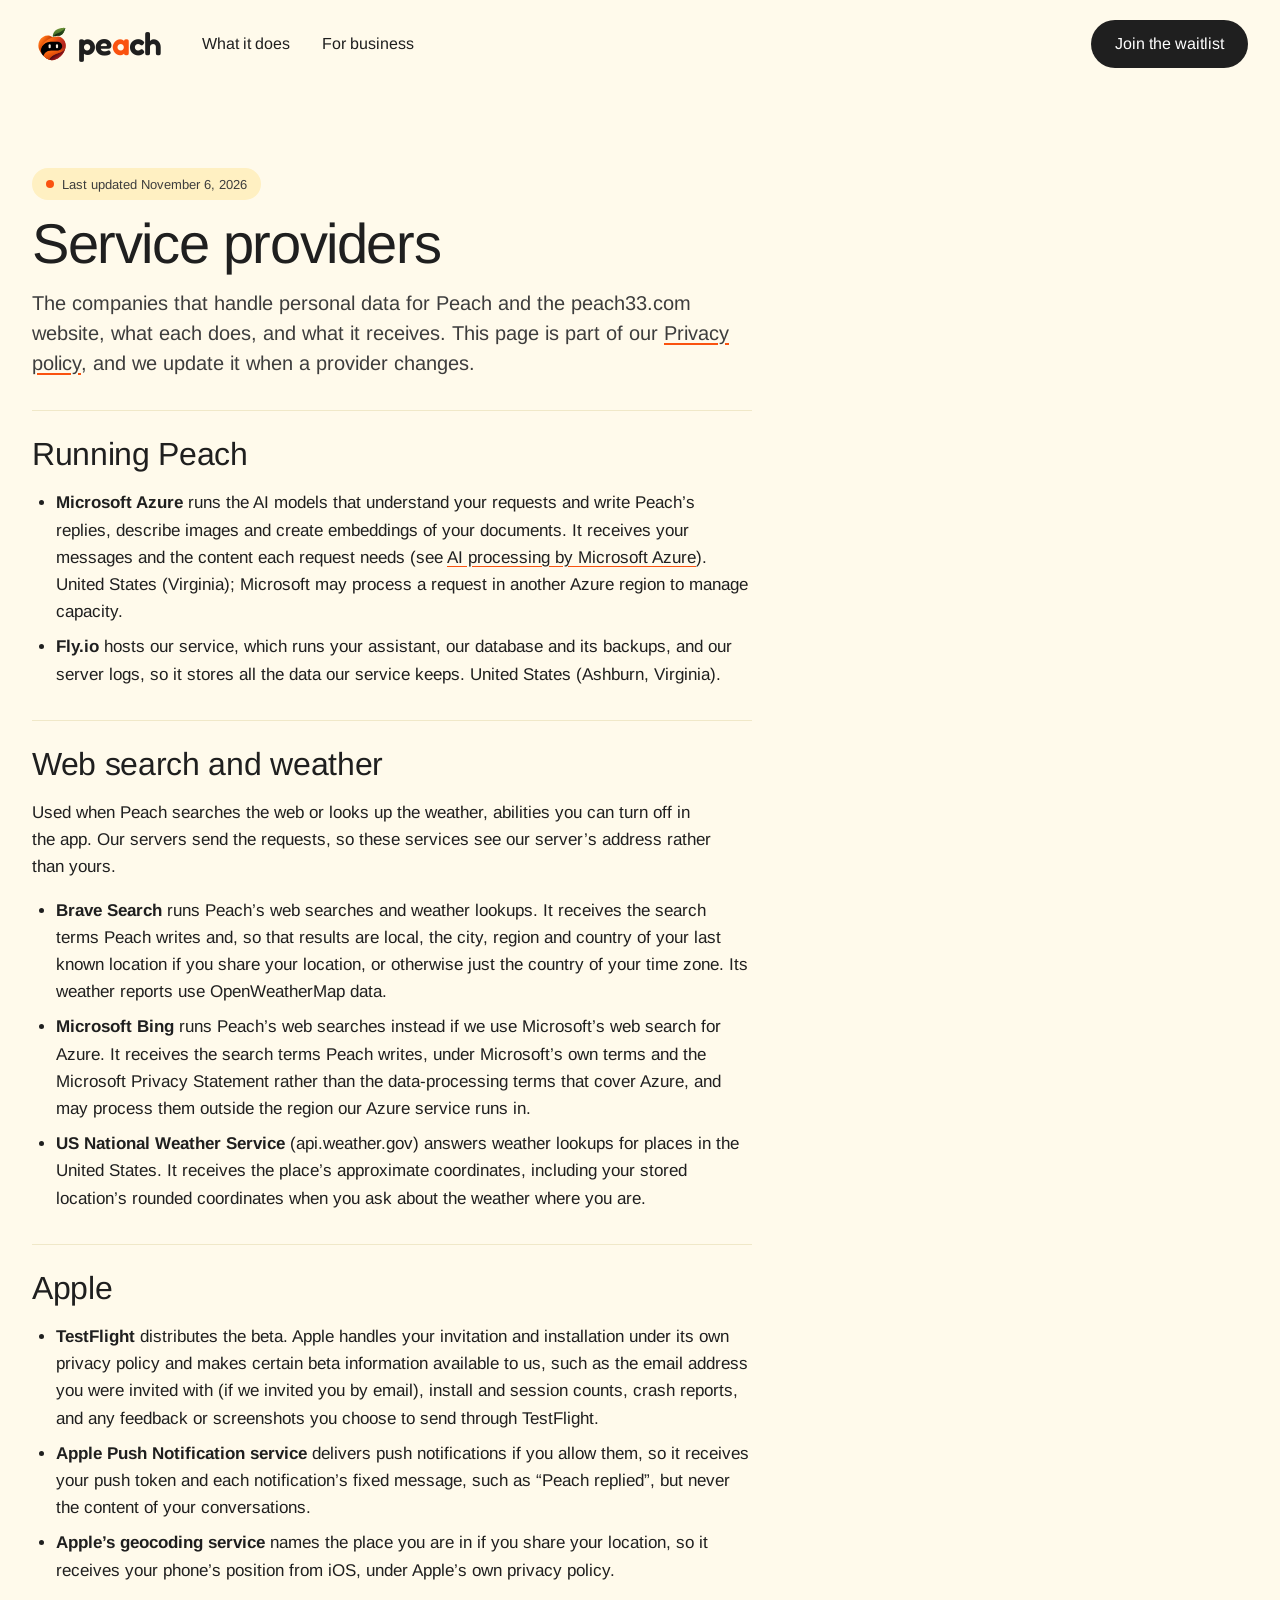
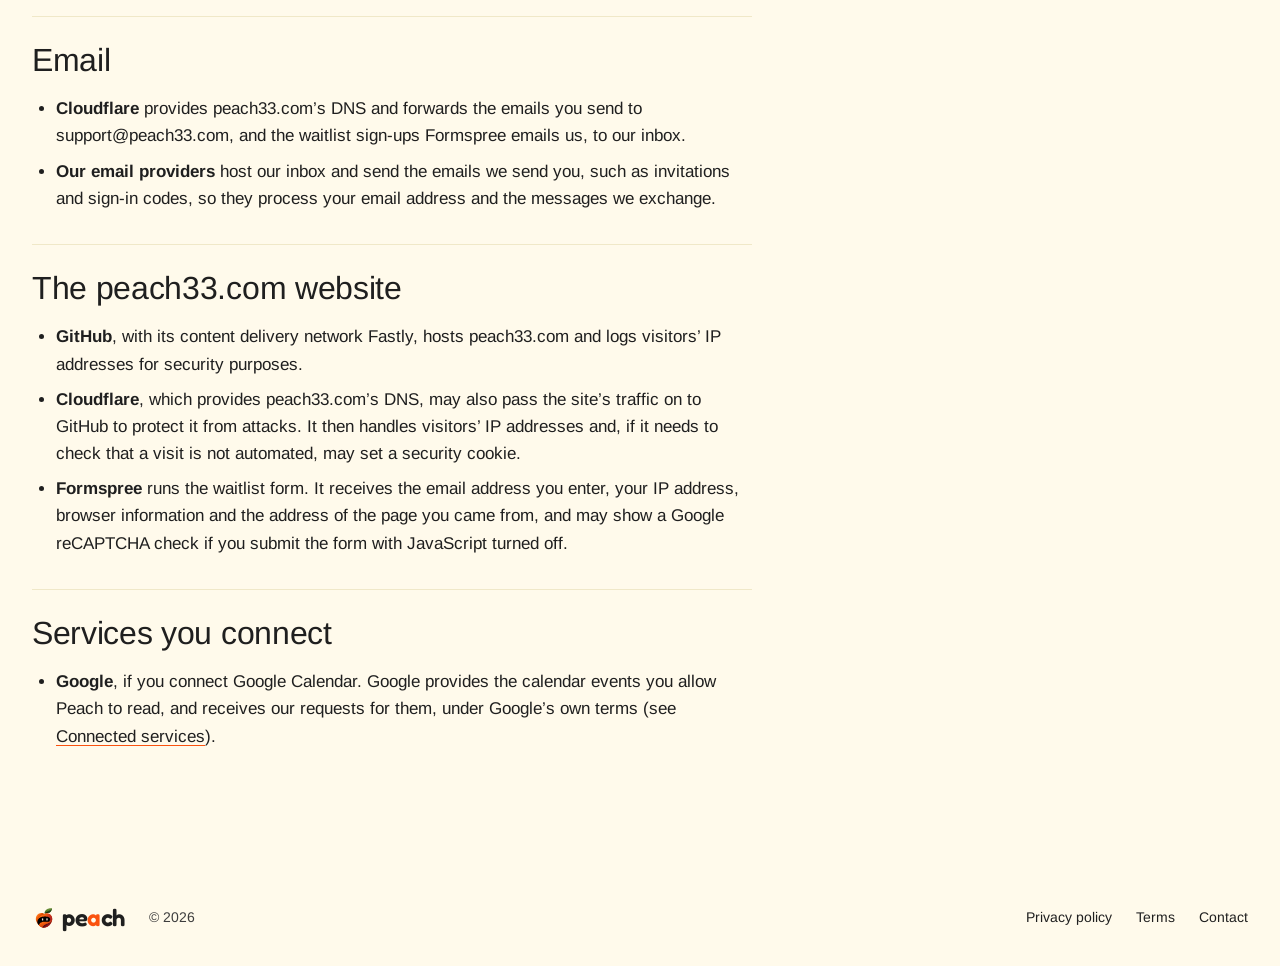
<file: providers.html>
<!doctype html>
<html lang="en">
<head>
  <meta charset="utf-8">
  <meta name="viewport" content="width=device-width, initial-scale=1, viewport-fit=cover">
  <title>Service providers · Peach</title>
  <meta name="description" content="The companies that handle personal data for Peach and peach33.com, what each does and what it receives.">
  <meta property="og:title" content="Service providers · Peach">
  <meta property="og:description" content="The companies that handle personal data for Peach and peach33.com, what each does and what it receives.">
  <meta property="og:url" content="https://peach33.com/providers">
  <meta property="og:type" content="website">
  <meta property="og:site_name" content="Peach">
  <meta name="theme-color" content="#fffaeb">
  <link rel="canonical" href="https://peach33.com/providers">
  <link rel="icon" href="assets/favicon.png" type="image/png" sizes="32x32">
  <link rel="icon" href="assets/favicon.svg" type="image/svg+xml">
  <link rel="apple-touch-icon" href="assets/apple-touch-icon.png">
  <link rel="preload" href="assets/fonts/arimo-400.woff2" as="font" type="font/woff2" crossorigin>
  <link rel="preload" href="assets/fonts/fredoka-600.woff2" as="font" type="font/woff2" crossorigin>
  <link rel="stylesheet" href="tokens.css">
  <link rel="stylesheet" href="styles.css">
  <script src="script.js" defer></script>
</head>
<body>
  <svg class="icon-sprite" aria-hidden="true" focusable="false">
    <symbol id="i-menu" viewBox="0 0 24 24"><path d="M4 7h16M4 12h16M4 17h16"/></symbol>
    <symbol id="i-close" viewBox="0 0 24 24"><path d="m6 6 12 12M6 18 18 6"/></symbol>
  </svg>

  <a class="skip-link" href="#main">Skip to content</a>

  <header id="top" class="site-header">
    <div class="container header-inner">
      <a class="brand" href="/" aria-label="Peach home">
        <img class="brand-mark" src="assets/peach-mascot.svg" alt="" width="40" height="40">
        <span class="wordmark">pe<span class="wordmark-a">a</span>ch</span>
      </a>

      <button class="menu-toggle" type="button" aria-label="Open navigation" aria-controls="section-nav" aria-expanded="false" hidden>
        <svg class="menu-icon" width="22" height="22" aria-hidden="true" focusable="false"><use href="#i-menu"/></svg>
        <svg class="close-icon" width="22" height="22" aria-hidden="true" focusable="false"><use href="#i-close"/></svg>
      </button>

      <nav id="section-nav" class="section-nav" aria-label="Main navigation">
        <a href="/#does">What it does</a>
        <a href="/#business">For business</a>
      </nav>

      <a class="button nav-cta" href="/#waitlist" aria-label="Join the waitlist">
        <span class="nav-label-full">Join the waitlist</span>
        <span class="nav-label-short" aria-hidden="true">Join</span>
      </a>
    </div>
  </header>

  <main id="main" class="legal" tabindex="-1">
    <div class="container">
      <article class="legal-article" aria-labelledby="legal-title">
        <header class="legal-header">
          <p class="eyebrow-pill"><span class="eyebrow-dot" aria-hidden="true"></span>Last updated November 6, 2026</p>
          <h1 id="legal-title">Service providers</h1>
          <p class="legal-intro">The companies that handle personal data for Peach and the peach33.com website, what each does, and what it receives. This page is part of our <a href="/privacy">Privacy policy</a>, and we update it when a provider changes.</p>
        </header>

        <section id="running-peach" class="legal-section" aria-labelledby="running-peach-title">
          <h2 id="running-peach-title">Running Peach</h2>
          <ul>
            <li><span>Microsoft Azure</span> runs the AI models that understand your requests and write Peach’s replies, describe images and create embeddings of your documents. It receives your messages and the content each request needs (see <a href="/privacy#ai-processing">AI processing by Microsoft Azure</a>). United States (Virginia); Microsoft may process a request in another Azure region to manage capacity.</li>
            <li><span>Fly.io</span> hosts our service, which runs your assistant, our database and its backups, and our server logs, so it stores all the data our service keeps. United States (Ashburn, Virginia).</li>
          </ul>
        </section>

        <section id="search-and-weather" class="legal-section" aria-labelledby="search-and-weather-title">
          <h2 id="search-and-weather-title">Web search and weather</h2>
          <p>Used when Peach searches the web or looks up the weather, abilities you can turn off in the app. Our servers send the requests, so these services see our server’s address rather than yours.</p>
          <ul>
            <li><span>Brave Search</span> runs Peach’s web searches and weather lookups. It receives the search terms Peach writes and, so that results are local, the city, region and country of your last known location if you share your location, or otherwise just the country of your time zone. Its weather reports use OpenWeatherMap data.</li>
            <li><span>Microsoft Bing</span> runs Peach’s web searches instead if we use Microsoft’s web search for Azure. It receives the search terms Peach writes, under Microsoft’s own terms and the Microsoft Privacy Statement rather than the data-processing terms that cover Azure, and may process them outside the region our Azure service runs in.</li>
            <li><span>US National Weather Service</span> (api.weather.gov) answers weather lookups for places in the United States. It receives the place’s approximate coordinates, including your stored location’s rounded coordinates when you ask about the weather where you are.</li>
          </ul>
        </section>

        <section id="apple" class="legal-section" aria-labelledby="apple-title">
          <h2 id="apple-title">Apple</h2>
          <ul>
            <li><span>TestFlight</span> distributes the beta. Apple handles your invitation and installation under its own privacy policy and makes certain beta information available to us, such as the email address you were invited with (if we invited you by email), install and session counts, crash reports, and any feedback or screenshots you choose to send through TestFlight.</li>
            <li><span>Apple Push Notification service</span> delivers push notifications if you allow them, so it receives your push token and each notification’s fixed message, such as “Peach replied”, but never the content of your conversations.</li>
            <li><span>Apple’s geocoding service</span> names the place you are in if you share your location, so it receives your phone’s position from iOS, under Apple’s own privacy policy.</li>
          </ul>
        </section>

        <section id="email" class="legal-section" aria-labelledby="email-title">
          <h2 id="email-title">Email</h2>
          <ul>
            <li><span>Cloudflare</span> provides peach33.com’s DNS and forwards the emails you send to support@peach33.com, and the waitlist sign-ups Formspree emails us, to our inbox.</li>
            <li><span>Our email providers</span> host our inbox and send the emails we send you, such as invitations and sign-in codes, so they process your email address and the messages we exchange.</li>
          </ul>
        </section>

        <section id="website" class="legal-section" aria-labelledby="website-title">
          <h2 id="website-title">The peach33.com website</h2>
          <ul>
            <li><span>GitHub</span>, with its content delivery network Fastly, hosts peach33.com and logs visitors’ IP addresses for security purposes.</li>
            <li><span>Cloudflare</span>, which provides peach33.com’s DNS, may also pass the site’s traffic on to GitHub to protect it from attacks. It then handles visitors’ IP addresses and, if it needs to check that a visit is not automated, may set a security cookie.</li>
            <li><span>Formspree</span> runs the waitlist form. It receives the email address you enter, your IP address, browser information and the address of the page you came from, and may show a Google reCAPTCHA check if you submit the form with JavaScript turned off.</li>
          </ul>
        </section>

        <section id="connected" class="legal-section" aria-labelledby="connected-title">
          <h2 id="connected-title">Services you connect</h2>
          <ul>
            <li><span>Google</span>, if you connect Google Calendar. Google provides the calendar events you allow Peach to read, and receives our requests for them, under Google’s own terms (see <a href="/privacy#connected-accounts">Connected services</a>).</li>
          </ul>
        </section>
      </article>
    </div>
  </main>

  <footer class="site-footer">
    <div class="container footer-inner">
      <span class="footer-brand">
        <img src="assets/peach-mascot.svg" alt="" width="24" height="24">
        <span class="wordmark">pe<span class="wordmark-a">a</span>ch</span>
      </span>
      <span>© 2026</span>
      <nav class="footer-links" aria-label="Legal and contact">
        <a href="/privacy">Privacy policy</a>
        <a href="/terms">Terms</a>
        <a href="mailto:support@peach33.com">Contact</a>
      </nav>
    </div>
  </footer>
</body>
</html>
</file>
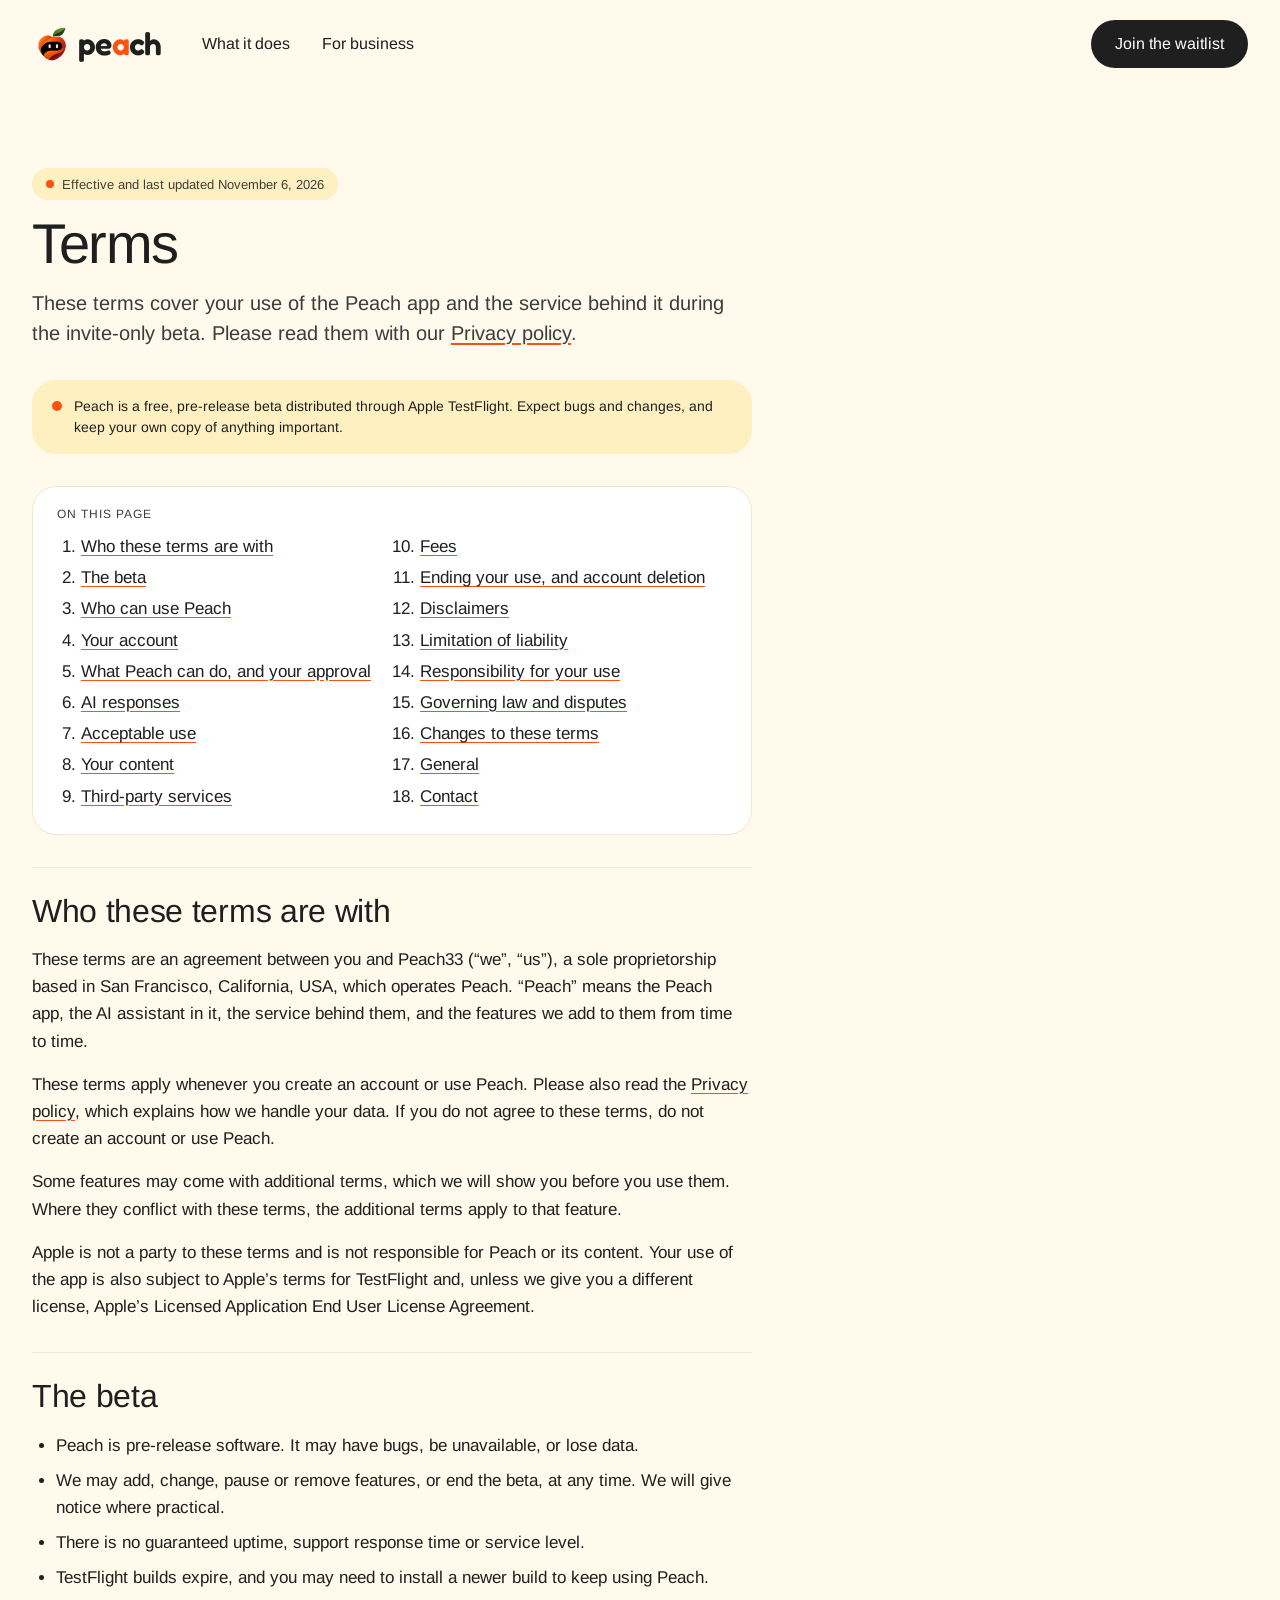
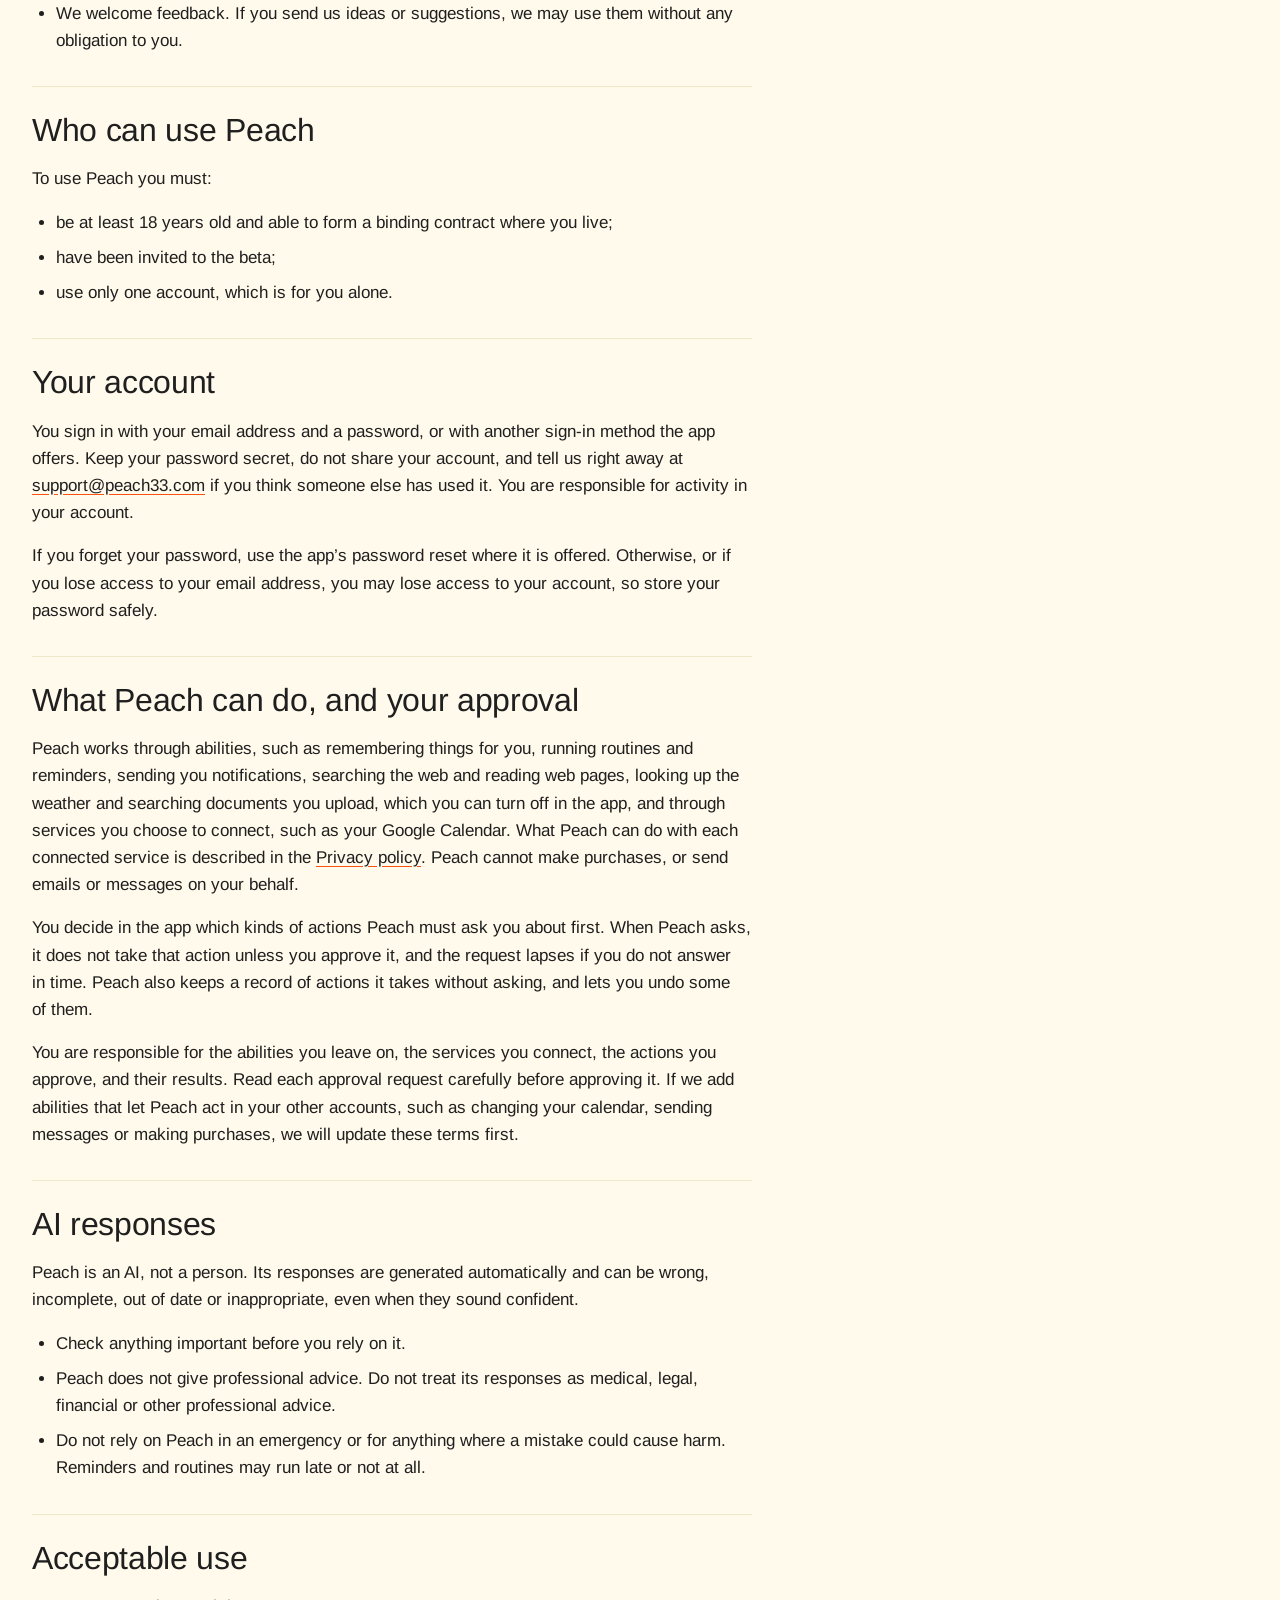
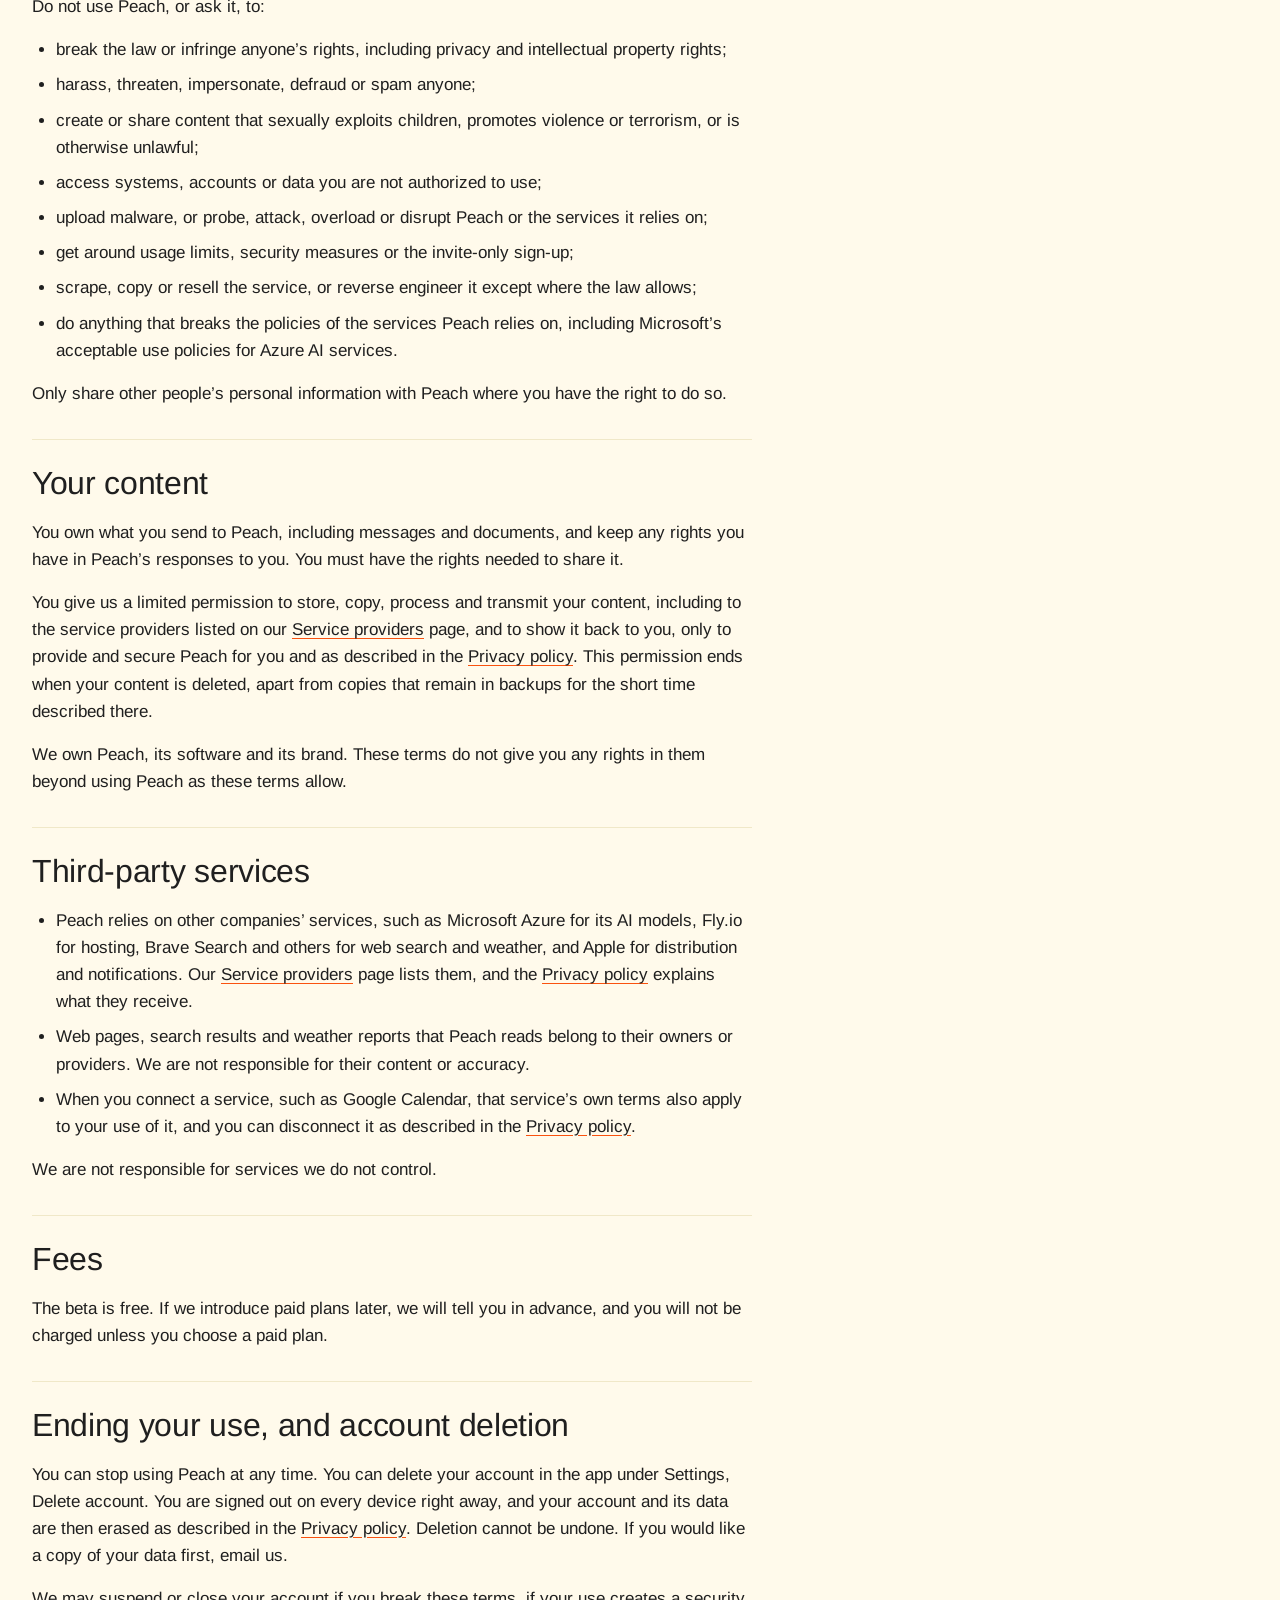
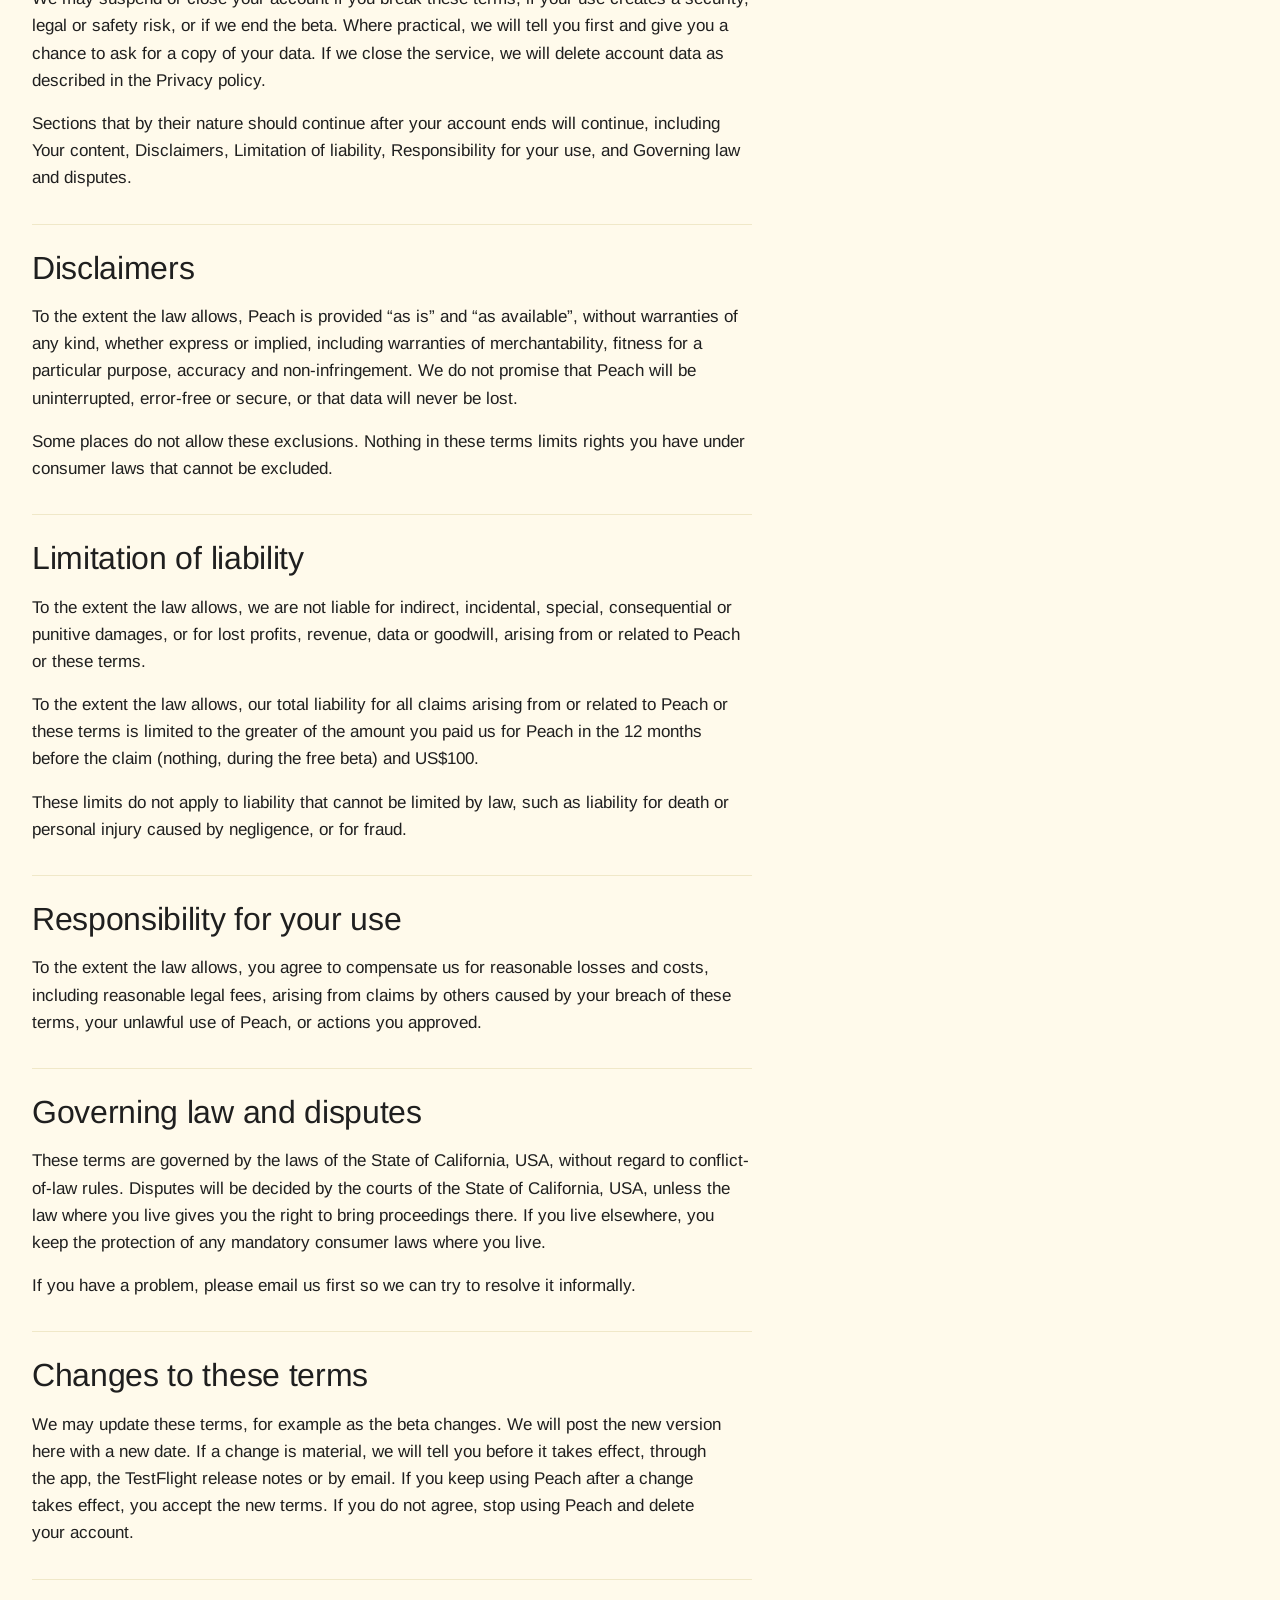
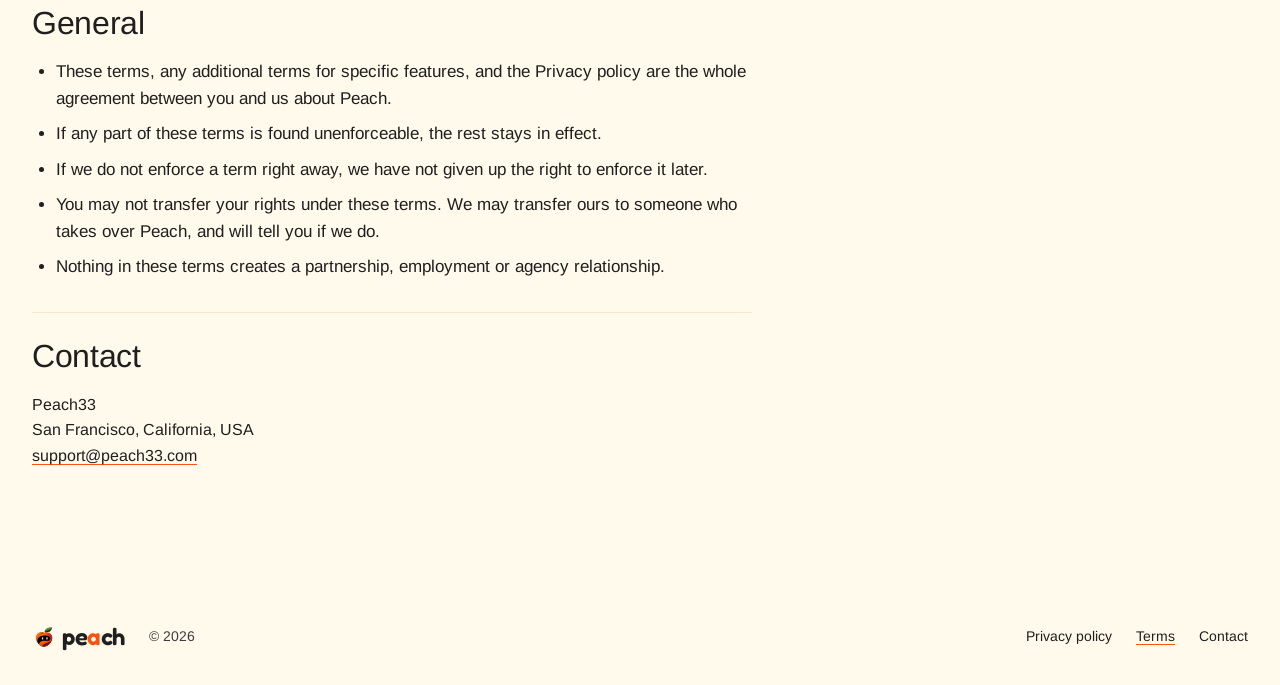
<file: terms.html>
<!doctype html>
<html lang="en">
<head>
  <meta charset="utf-8">
  <meta name="viewport" content="width=device-width, initial-scale=1, viewport-fit=cover">
  <title>Terms · Peach</title>
  <meta name="description" content="The terms for using the Peach app and service during the invite-only beta.">
  <meta property="og:title" content="Terms · Peach">
  <meta property="og:description" content="The terms for using the Peach app and service during the invite-only beta.">
  <meta property="og:url" content="https://peach33.com/terms">
  <meta property="og:type" content="website">
  <meta property="og:site_name" content="Peach">
  <meta name="theme-color" content="#fffaeb">
  <link rel="canonical" href="https://peach33.com/terms">
  <link rel="icon" href="assets/favicon.png" type="image/png" sizes="32x32">
  <link rel="icon" href="assets/favicon.svg" type="image/svg+xml">
  <link rel="apple-touch-icon" href="assets/apple-touch-icon.png">
  <link rel="preload" href="assets/fonts/arimo-400.woff2" as="font" type="font/woff2" crossorigin>
  <link rel="preload" href="assets/fonts/fredoka-600.woff2" as="font" type="font/woff2" crossorigin>
  <link rel="stylesheet" href="tokens.css">
  <link rel="stylesheet" href="styles.css">
  <script src="script.js" defer></script>
</head>
<body>
  <svg class="icon-sprite" aria-hidden="true" focusable="false">
    <symbol id="i-menu" viewBox="0 0 24 24"><path d="M4 7h16M4 12h16M4 17h16"/></symbol>
    <symbol id="i-close" viewBox="0 0 24 24"><path d="m6 6 12 12M6 18 18 6"/></symbol>
  </svg>

  <a class="skip-link" href="#main">Skip to content</a>

  <header id="top" class="site-header">
    <div class="container header-inner">
      <a class="brand" href="/" aria-label="Peach home">
        <img class="brand-mark" src="assets/peach-mascot.svg" alt="" width="40" height="40">
        <span class="wordmark">pe<span class="wordmark-a">a</span>ch</span>
      </a>

      <button class="menu-toggle" type="button" aria-label="Open navigation" aria-controls="section-nav" aria-expanded="false" hidden>
        <svg class="menu-icon" width="22" height="22" aria-hidden="true" focusable="false"><use href="#i-menu"/></svg>
        <svg class="close-icon" width="22" height="22" aria-hidden="true" focusable="false"><use href="#i-close"/></svg>
      </button>

      <nav id="section-nav" class="section-nav" aria-label="Main navigation">
        <a href="/#does">What it does</a>
        <a href="/#business">For business</a>
      </nav>

      <a class="button nav-cta" href="/#waitlist" aria-label="Join the waitlist">
        <span class="nav-label-full">Join the waitlist</span>
        <span class="nav-label-short" aria-hidden="true">Join</span>
      </a>
    </div>
  </header>

  <main id="main" class="legal" tabindex="-1">
    <div class="container">
      <article class="legal-article" aria-labelledby="legal-title">
        <header class="legal-header">
          <p class="eyebrow-pill"><span class="eyebrow-dot" aria-hidden="true"></span>Effective and last updated November 6, 2026</p>
          <h1 id="legal-title">Terms</h1>
          <p class="legal-intro">These terms cover your use of the Peach app and the service behind it during the invite-only beta. Please read them with our <a href="/privacy">Privacy policy</a>.</p>
        </header>

        <p class="legal-notice">Peach is a free, pre-release beta distributed through Apple TestFlight. Expect bugs and changes, and keep your own copy of anything important.</p>

        <nav class="legal-toc" aria-labelledby="toc-title">
          <h2 id="toc-title">On this page</h2>
          <ol>
            <li><a href="#acceptance">Who these terms are with</a></li>
            <li><a href="#beta">The beta</a></li>
            <li><a href="#eligibility">Who can use Peach</a></li>
            <li><a href="#accounts">Your account</a></li>
            <li><a href="#approvals-and-actions">What Peach can do, and your approval</a></li>
            <li><a href="#ai-output">AI responses</a></li>
            <li><a href="#acceptable-use">Acceptable use</a></li>
            <li><a href="#your-content">Your content</a></li>
            <li><a href="#third-party-services">Third-party services</a></li>
            <li><a href="#fees">Fees</a></li>
            <li><a href="#termination">Ending your use, and account deletion</a></li>
            <li><a href="#disclaimers">Disclaimers</a></li>
            <li><a href="#liability">Limitation of liability</a></li>
            <li><a href="#indemnity">Responsibility for your use</a></li>
            <li><a href="#governing-law">Governing law and disputes</a></li>
            <li><a href="#changes">Changes to these terms</a></li>
            <li><a href="#general">General</a></li>
            <li><a href="#contact">Contact</a></li>
          </ol>
        </nav>

        <section id="acceptance" class="legal-section" aria-labelledby="acceptance-title">
          <h2 id="acceptance-title">Who these terms are with</h2>
          <p>These terms are an agreement between you and Peach33 (“we”, “us”), a sole proprietorship based in San Francisco, California, USA, which operates Peach. “Peach” means the Peach app, the AI assistant in it, the service behind them, and the features we add to them from time to time.</p>
          <p>These terms apply whenever you create an account or use Peach. Please also read the <a href="/privacy">Privacy policy</a>, which explains how we handle your data. If you do not agree to these terms, do not create an account or use Peach.</p>
          <p>Some features may come with additional terms, which we will show you before you use them. Where they conflict with these terms, the additional terms apply to that feature.</p>
          <p>Apple is not a party to these terms and is not responsible for Peach or its content. Your use of the app is also subject to Apple’s terms for TestFlight and, unless we give you a different license, Apple’s Licensed Application End User License Agreement.</p>
        </section>

        <section id="beta" class="legal-section" aria-labelledby="beta-title">
          <h2 id="beta-title">The beta</h2>
          <ul>
            <li>Peach is pre-release software. It may have bugs, be unavailable, or lose data.</li>
            <li>We may add, change, pause or remove features, or end the beta, at any time. We will give notice where practical.</li>
            <li>There is no guaranteed uptime, support response time or service level.</li>
            <li>TestFlight builds expire, and you may need to install a newer build to keep using Peach.</li>
            <li>We welcome feedback. If you send us ideas or suggestions, we may use them without any obligation to you.</li>
          </ul>
        </section>

        <section id="eligibility" class="legal-section" aria-labelledby="eligibility-title">
          <h2 id="eligibility-title">Who can use Peach</h2>
          <p>To use Peach you must:</p>
          <ul>
            <li>be at least 18 years old and able to form a binding contract where you live;</li>
            <li>have been invited to the beta;</li>
            <li>use only one account, which is for you alone.</li>
          </ul>
        </section>

        <section id="accounts" class="legal-section" aria-labelledby="accounts-title">
          <h2 id="accounts-title">Your account</h2>
          <p>You sign in with your email address and a password, or with another sign-in method the app offers. Keep your password secret, do not share your account, and tell us right away at <a href="mailto:support@peach33.com">support@peach33.com</a> if you think someone else has used it. You are responsible for activity in your account.</p>
          <p>If you forget your password, use the app’s password reset where it is offered. Otherwise, or if you lose access to your email address, you may lose access to your account, so store your password safely.</p>
        </section>

        <section id="approvals-and-actions" class="legal-section" aria-labelledby="approvals-and-actions-title">
          <h2 id="approvals-and-actions-title">What Peach can do, and your approval</h2>
          <p>Peach works through abilities, such as remembering things for you, running routines and reminders, sending you notifications, searching the web and reading web pages, looking up the weather and searching documents you upload, which you can turn off in the app, and through services you choose to connect, such as your Google Calendar. What Peach can do with each connected service is described in the <a href="/privacy#connected-accounts">Privacy policy</a>. Peach cannot make purchases, or send emails or messages on your behalf.</p>
          <p>You decide in the app which kinds of actions Peach must ask you about first. When Peach asks, it does not take that action unless you approve it, and the request lapses if you do not answer in time. Peach also keeps a record of actions it takes without asking, and lets you undo some of them.</p>
          <p>You are responsible for the abilities you leave on, the services you connect, the actions you approve, and their results. Read each approval request carefully before approving it. If we add abilities that let Peach act in your other accounts, such as changing your calendar, sending messages or making purchases, we will update these terms first.</p>
        </section>

        <section id="ai-output" class="legal-section" aria-labelledby="ai-output-title">
          <h2 id="ai-output-title">AI responses</h2>
          <p>Peach is an AI, not a person. Its responses are generated automatically and can be wrong, incomplete, out of date or inappropriate, even when they sound confident.</p>
          <ul>
            <li>Check anything important before you rely on it.</li>
            <li>Peach does not give professional advice. Do not treat its responses as medical, legal, financial or other professional advice.</li>
            <li>Do not rely on Peach in an emergency or for anything where a mistake could cause harm. Reminders and routines may run late or not at all.</li>
          </ul>
        </section>

        <section id="acceptable-use" class="legal-section" aria-labelledby="acceptable-use-title">
          <h2 id="acceptable-use-title">Acceptable use</h2>
          <p>Do not use Peach, or ask it, to:</p>
          <ul>
            <li>break the law or infringe anyone’s rights, including privacy and intellectual property rights;</li>
            <li>harass, threaten, impersonate, defraud or spam anyone;</li>
            <li>create or share content that sexually exploits children, promotes violence or terrorism, or is otherwise unlawful;</li>
            <li>access systems, accounts or data you are not authorized to use;</li>
            <li>upload malware, or probe, attack, overload or disrupt Peach or the services it relies on;</li>
            <li>get around usage limits, security measures or the invite-only sign-up;</li>
            <li>scrape, copy or resell the service, or reverse engineer it except where the law allows;</li>
            <li>do anything that breaks the policies of the services Peach relies on, including Microsoft’s acceptable use policies for Azure AI services.</li>
          </ul>
          <p>Only share other people’s personal information with Peach where you have the right to do so.</p>
        </section>

        <section id="your-content" class="legal-section" aria-labelledby="your-content-title">
          <h2 id="your-content-title">Your content</h2>
          <p>You own what you send to Peach, including messages and documents, and keep any rights you have in Peach’s responses to you. You must have the rights needed to share it.</p>
          <p>You give us a limited permission to store, copy, process and transmit your content, including to the service providers listed on our <a href="/providers">Service providers</a> page, and to show it back to you, only to provide and secure Peach for you and as described in the <a href="/privacy">Privacy policy</a>. This permission ends when your content is deleted, apart from copies that remain in backups for the short time described there.</p>
          <p>We own Peach, its software and its brand. These terms do not give you any rights in them beyond using Peach as these terms allow.</p>
        </section>

        <section id="third-party-services" class="legal-section" aria-labelledby="third-party-services-title">
          <h2 id="third-party-services-title">Third-party services</h2>
          <ul>
            <li>Peach relies on other companies’ services, such as Microsoft Azure for its AI models, Fly.io for hosting, Brave Search and others for web search and weather, and Apple for distribution and notifications. Our <a href="/providers">Service providers</a> page lists them, and the <a href="/privacy">Privacy policy</a> explains what they receive.</li>
            <li>Web pages, search results and weather reports that Peach reads belong to their owners or providers. We are not responsible for their content or accuracy.</li>
            <li>When you connect a service, such as Google Calendar, that service’s own terms also apply to your use of it, and you can disconnect it as described in the <a href="/privacy#connected-accounts">Privacy policy</a>.</li>
          </ul>
          <p>We are not responsible for services we do not control.</p>
        </section>

        <section id="fees" class="legal-section" aria-labelledby="fees-title">
          <h2 id="fees-title">Fees</h2>
          <p>The beta is free. If we introduce paid plans later, we will tell you in advance, and you will not be charged unless you choose a paid plan.</p>
        </section>

        <section id="termination" class="legal-section" aria-labelledby="termination-title">
          <h2 id="termination-title">Ending your use, and account deletion</h2>
          <p>You can stop using Peach at any time. You can delete your account in the app under Settings, Delete account. You are signed out on every device right away, and your account and its data are then erased as described in the <a href="/privacy#deletion">Privacy policy</a>. Deletion cannot be undone. If you would like a copy of your data first, email us.</p>
          <p>We may suspend or close your account if you break these terms, if your use creates a security, legal or safety risk, or if we end the beta. Where practical, we will tell you first and give you a chance to ask for a copy of your data. If we close the service, we will delete account data as described in the Privacy policy.</p>
          <p>Sections that by their nature should continue after your account ends will continue, including Your content, Disclaimers, Limitation of liability, Responsibility for your use, and Governing law and disputes.</p>
        </section>

        <section id="disclaimers" class="legal-section" aria-labelledby="disclaimers-title">
          <h2 id="disclaimers-title">Disclaimers</h2>
          <p>To the extent the law allows, Peach is provided “as is” and “as available”, without warranties of any kind, whether express or implied, including warranties of merchantability, fitness for a particular purpose, accuracy and non-infringement. We do not promise that Peach will be uninterrupted, error-free or secure, or that data will never be lost.</p>
          <p>Some places do not allow these exclusions. Nothing in these terms limits rights you have under consumer laws that cannot be excluded.</p>
        </section>

        <section id="liability" class="legal-section" aria-labelledby="liability-title">
          <h2 id="liability-title">Limitation of liability</h2>
          <p>To the extent the law allows, we are not liable for indirect, incidental, special, consequential or punitive damages, or for lost profits, revenue, data or goodwill, arising from or related to Peach or these terms.</p>
          <p>To the extent the law allows, our total liability for all claims arising from or related to Peach or these terms is limited to the greater of the amount you paid us for Peach in the 12 months before the claim (nothing, during the free beta) and US$100.</p>
          <p>These limits do not apply to liability that cannot be limited by law, such as liability for death or personal injury caused by negligence, or for fraud.</p>
        </section>

        <section id="indemnity" class="legal-section" aria-labelledby="indemnity-title">
          <h2 id="indemnity-title">Responsibility for your use</h2>
          <p>To the extent the law allows, you agree to compensate us for reasonable losses and costs, including reasonable legal fees, arising from claims by others caused by your breach of these terms, your unlawful use of Peach, or actions you approved.</p>
        </section>

        <section id="governing-law" class="legal-section" aria-labelledby="governing-law-title">
          <h2 id="governing-law-title">Governing law and disputes</h2>
          <p>These terms are governed by the laws of the State of California, USA, without regard to conflict-of-law rules. Disputes will be decided by the courts of the State of California, USA, unless the law where you live gives you the right to bring proceedings there. If you live elsewhere, you keep the protection of any mandatory consumer laws where you live.</p>
          <p>If you have a problem, please email us first so we can try to resolve it informally.</p>
        </section>

        <section id="changes" class="legal-section" aria-labelledby="changes-title">
          <h2 id="changes-title">Changes to these terms</h2>
          <p>We may update these terms, for example as the beta changes. We will post the new version here with a new date. If a change is material, we will tell you before it takes effect, through the app, the TestFlight release notes or by email. If you keep using Peach after a change takes effect, you accept the new terms. If you do not agree, stop using Peach and delete your account.</p>
        </section>

        <section id="general" class="legal-section" aria-labelledby="general-title">
          <h2 id="general-title">General</h2>
          <ul>
            <li>These terms, any additional terms for specific features, and the Privacy policy are the whole agreement between you and us about Peach.</li>
            <li>If any part of these terms is found unenforceable, the rest stays in effect.</li>
            <li>If we do not enforce a term right away, we have not given up the right to enforce it later.</li>
            <li>You may not transfer your rights under these terms. We may transfer ours to someone who takes over Peach, and will tell you if we do.</li>
            <li>Nothing in these terms creates a partnership, employment or agency relationship.</li>
          </ul>
        </section>

        <section id="contact" class="legal-section" aria-labelledby="contact-title">
          <h2 id="contact-title">Contact</h2>
          <address>
            Peach33<br>
            San Francisco, California, USA<br>
            <a href="mailto:support@peach33.com">support@peach33.com</a>
          </address>
        </section>
      </article>
    </div>
  </main>

  <footer class="site-footer">
    <div class="container footer-inner">
      <span class="footer-brand">
        <img src="assets/peach-mascot.svg" alt="" width="24" height="24">
        <span class="wordmark">pe<span class="wordmark-a">a</span>ch</span>
      </span>
      <span>© 2026</span>
      <nav class="footer-links" aria-label="Legal and contact">
        <a href="/privacy">Privacy policy</a>
        <a href="/terms" aria-current="page">Terms</a>
        <a href="mailto:support@peach33.com">Contact</a>
      </nav>
    </div>
  </footer>
</body>
</html>
</file>
<file: tokens.css>
/* Shared design tokens from the Peach33 design handoff. */
:root {
  --bg: #fffaeb;
  --surface: #fff0c2;
  --surface-warm: var(--surface);
  --fg: #1f1f1f;
  --fg-2: var(--fg);
  --muted: #3d3d3d;
  --meta: var(--muted);
  --border: #f0e8c8;
  --border-soft: var(--border);
  --accent: #fa520f;
  --accent-on: #ffffff;
  --accent-hover: #fb6424;
  --success: #17a34a;
  --warn: #eab308;
  --danger: #dc2626;
  --white: #ffffff;
  --block-orange: #ff8105;
  --sunshine-900: #ff8a00;
  --sunshine-700: #ffa110;
  --sunshine-500: #ffb83e;
  --sunshine-300: #ffd06a;
  --block-gold: #ffe295;
  --bright-yellow: #ffd900;
  --input-border: hsl(240, 5.9%, 90%);
  --elev-flat: none;
  --elev-ring: 0 0 0 1px #f0e8c8;
  --elev-raised: -8px 16px 39px rgba(127, 99, 21, 0.12);
  --space-1: 4px;
  --space-2: 8px;
  --space-3: 12px;
  --space-4: 16px;
  --space-5: 20px;
  --space-6: 24px;
  --space-8: 32px;
  --space-12: 48px;
  --section-y-desktop: 80px;
  --section-y-tablet: 48px;
  --section-y-phone: 32px;
  --container-gutter-desktop: 24px;
  --container-gutter-tablet: 16px;
  --container-gutter-phone: 12px;
  --radius-sm: 2px;
  --radius-md: 2px;
  --radius-lg: 4px;
  --radius-pill: 9999px;
  --text-xs: 12px;
  --text-sm: 14px;
  --text-base: 16px;
  --text-lg: 24px;
  --text-xl: 32px;
  --text-2xl: 48px;
  --text-3xl: 56px;
  --text-4xl: 82px;
  --leading-body: 1.5;
  --leading-tight: 1;
  --tracking-display: -0.025em;
  --container-max: 1280px;
  --font-display: Arial, ui-sans-serif, system-ui, sans-serif;
  --font-body: Arial, ui-sans-serif, system-ui, sans-serif;
  --font-mono: ui-monospace, "SF Mono", "JetBrains Mono", Menlo, Consolas, monospace;
}
</file>
<file: styles.css>
/* Fonts: subsets of the app's pinned Arimo and Fredoka (see README). */
@font-face {
  font-family: "Arimo";
  src: url("assets/fonts/arimo-400.woff2") format("woff2");
  font-weight: 400;
  font-style: normal;
  font-display: swap;
}

@font-face {
  font-family: "Arimo";
  src: url("assets/fonts/arimo-700.woff2") format("woff2");
  font-weight: 700;
  font-style: normal;
  font-display: swap;
}

@font-face {
  font-family: "Fredoka";
  src: url("assets/fonts/fredoka-600.woff2") format("woff2");
  font-weight: 600;
  font-style: normal;
  font-display: swap;
}

/* The app's very round shapes (DsCorner), and landing-specific measurements. */
:root {
  --font-text: "Arimo", var(--font-body);
  --font-wordmark: "Fredoka", var(--font-body);
  --corner-pill: var(--radius-pill);
  --corner-card: 24px;
  --corner-panel: 32px;
  --corner-bubble: 18px;
  --line: 1px;
  --tap-target: 44px;
  --control-height: 52px;
  --soft-shadow: 0 2px 12px rgba(127, 99, 21, 0.12);
  --page-gutter: var(--space-4);
  --panel-gutter: var(--space-2);
  --panel-inset: var(--space-5);
  --section-space: calc(var(--section-y-phone) * 2);
  --header-height: 64px;
  --h1-size: 42px;
  --h2-size: 40px;
  --h3-size: 32px;
  --panel-title-size: var(--text-2xl);
  --lead-size: var(--text-base);
  --lead-leading: var(--leading-body);
  --brand-mark: 32px;
  --brand-wordmark: 26px;
  --mascot-circle: 200px;
  --capability-circle: 320px;
  --phone-zoom: 0.8;
}

* { box-sizing: border-box; }

html {
  scroll-behavior: smooth;
  scroll-padding-block-start: var(--space-6);
}

body {
  margin: 0;
  background: var(--bg);
  color: var(--fg);
  font-family: var(--font-text);
  font-size: var(--text-base);
  font-weight: 400;
  line-height: var(--leading-body);
}

h1, h2, h3, p, ul { margin: 0; }
h1, h2, h3 { font-weight: 400; }
p { text-wrap: pretty; }
ul { padding: 0; list-style: none; }
h2 { font-size: var(--h2-size); line-height: 0.95; letter-spacing: -0.01em; }
a { color: inherit; text-decoration: none; }
a:hover { text-decoration: underline; text-underline-offset: 3px; }
button, input { font: inherit; color: inherit; }
img { display: block; }
[hidden] { display: none !important; }

:focus-visible {
  outline: 2px solid var(--accent);
  outline-offset: 3px;
}

main:focus, section:focus { outline: none; }

.icon-sprite { position: absolute; width: 0; height: 0; overflow: hidden; }
svg use { fill: none; stroke: currentColor; stroke-width: 1.75; stroke-linecap: round; stroke-linejoin: round; }

.visually-hidden {
  position: absolute;
  width: 1px;
  height: 1px;
  padding: 0;
  margin: -1px;
  overflow: hidden;
  clip-path: inset(50%);
  white-space: nowrap;
  border: 0;
}

.skip-link {
  position: absolute;
  top: var(--space-2);
  left: var(--space-4);
  z-index: 3;
  padding: var(--space-3) var(--space-5);
  border-radius: var(--corner-pill);
  background: var(--fg);
  color: var(--white);
  transform: translateY(-200%);
}

.skip-link:focus { transform: none; }

.container {
  width: calc(100% - var(--page-gutter) * 2);
  max-width: var(--container-max);
  margin-inline: auto;
}

/* Rounded panels sit a little wider than the text column, so their content lines up with it. */
.container-panel {
  width: calc(100% - var(--panel-gutter) * 2);
  max-width: calc(var(--container-max) + var(--panel-inset) * 2);
}

.section { padding-block: var(--section-space); }

/* The soft rounded wordmark: lowercase "peach", Fredoka 600, only the "a" in accent. */
.wordmark {
  font-family: var(--font-wordmark);
  font-weight: 600;
  letter-spacing: -0.02em;
  line-height: 1.15;
  color: var(--fg);
  white-space: nowrap;
}

.wordmark-a { color: var(--accent); }

.button {
  display: inline-flex;
  justify-content: center;
  align-items: center;
  min-height: var(--control-height);
  padding: 0 var(--space-6);
  border: 0;
  border-radius: var(--corner-pill);
  background: var(--fg);
  color: var(--white);
  font-size: var(--text-base);
  line-height: 1.2;
  white-space: nowrap;
  cursor: pointer;
}

.button:hover { background: var(--muted); text-decoration: none; }
.button:disabled { opacity: 0.65; cursor: wait; }

/* ---------- Header ---------- */

.site-header { position: relative; z-index: 2; }

.header-inner {
  min-height: var(--header-height);
  padding-block: var(--space-2);
  display: flex;
  flex-wrap: wrap;
  align-items: center;
  gap: var(--space-3);
}

.brand {
  display: inline-flex;
  align-items: center;
  gap: 6px;
  min-height: var(--tap-target);
}

.brand:hover { text-decoration: none; }
.brand-mark { width: var(--brand-mark); height: var(--brand-mark); }
.brand .wordmark { font-size: var(--brand-wordmark); }

.nav-cta {
  min-height: var(--tap-target);
  margin-left: auto;
  padding: 0 18px;
  font-size: 15px;
}

.nav-label-full { display: none; }

/* Without JavaScript the section links wrap onto their own row. */
.section-nav {
  order: 1;
  display: flex;
  flex-wrap: wrap;
  gap: 0 var(--space-6);
  width: 100%;
  padding-bottom: var(--space-2);
}

.section-nav a {
  display: flex;
  align-items: center;
  min-height: var(--tap-target);
}

.has-menu .section-nav { display: none; }

.has-menu .section-nav.is-open {
  position: absolute;
  top: calc(100% - var(--space-1));
  left: var(--space-2);
  right: var(--space-2);
  display: flex;
  flex-direction: column;
  gap: var(--space-1);
  width: auto;
  padding: var(--space-2);
  border: var(--line) solid var(--border);
  border-radius: var(--corner-card);
  background: var(--bg);
  box-shadow: var(--elev-raised);
}

.has-menu .section-nav.is-open a {
  min-height: var(--control-height);
  padding: 0 var(--space-4);
  border-radius: var(--corner-pill);
  font-size: 18px;
}

.has-menu .section-nav.is-open a:hover { background: var(--surface); text-decoration: none; }

.menu-toggle {
  order: 1;
  display: grid;
  place-items: center;
  width: var(--tap-target);
  height: var(--tap-target);
  padding: 0;
  border: var(--line) solid var(--border);
  border-radius: 50%;
  background: var(--surface);
  cursor: pointer;
}

.close-icon, .menu-toggle[aria-expanded="true"] .menu-icon { display: none; }
.menu-toggle[aria-expanded="true"] .close-icon { display: block; }

/* ---------- Hero ---------- */

.hero { overflow: hidden; }

.hero-inner {
  display: flex;
  flex-direction: column;
  gap: var(--space-12);
  padding-block: var(--space-4) var(--section-space);
}

.hero-art {
  position: relative;
  min-height: calc(var(--mascot-circle) + var(--space-12));
}

.hero-mascot {
  position: absolute;
  left: 50%;
  top: 0;
  width: var(--mascot-circle);
  aspect-ratio: 1;
  display: grid;
  place-items: center;
  border: var(--line) solid var(--border);
  border-radius: 50%;
  background: var(--surface);
  transform: translateX(-50%);
}

.mascot { width: 78%; height: 78%; overflow: visible; }

.name-pill {
  position: absolute;
  left: 50%;
  bottom: -22px;
  display: flex;
  flex-direction: column;
  align-items: center;
  padding: 5px 18px;
  border: var(--line) solid var(--border);
  border-radius: var(--corner-pill);
  background: var(--white);
  box-shadow: var(--soft-shadow);
  line-height: 1.3;
  white-space: nowrap;
  transform: translateX(-50%);
}

.name-pill-name { font-size: 15px; font-weight: 700; }
.name-pill-status { color: var(--muted); font-size: 13px; transition: opacity 0.25s ease; }
.name-pill-status.is-changing { opacity: 0; }

.motion-toggle {
  position: absolute;
  right: 0;
  bottom: 0;
  display: grid;
  place-items: center;
  width: var(--tap-target);
  height: var(--tap-target);
  padding: 0;
  border: var(--line) solid var(--muted);
  border-radius: 50%;
  background: var(--white);
  color: var(--fg);
  cursor: pointer;
}

.motion-toggle .icon-play, .motion-toggle.is-paused .icon-pause { display: none; }
.motion-toggle.is-paused .icon-play { display: block; }

.hero-copy { display: flex; flex-direction: column; gap: var(--space-4); }

.eyebrow-pill {
  display: inline-flex;
  align-items: center;
  gap: var(--space-2);
  align-self: flex-start;
  min-height: 32px;
  padding: 0 14px;
  border-radius: var(--corner-pill);
  background: var(--surface);
  color: var(--muted);
  font-size: 13px;
  line-height: normal;
}

.eyebrow-dot { width: 8px; height: 8px; border-radius: 50%; background: var(--accent); }

.hero-title {
  font-size: var(--h1-size);
  line-height: 1;
  letter-spacing: var(--tracking-display);
}

.hero-line { display: block; }
.hero-accent { color: var(--accent); }

.hero-description {
  max-width: 560px;
  color: var(--muted);
  font-size: var(--lead-size);
  line-height: var(--lead-leading);
}

.demo-link {
  display: inline-flex;
  align-items: center;
  gap: var(--space-3);
  align-self: flex-start;
  min-height: var(--tap-target);
}

.demo-link-icon {
  display: grid;
  place-items: center;
  width: 36px;
  height: 36px;
  border-radius: 50%;
  background: var(--fg);
  color: var(--white);
}

/* The mascot's still pose: the app's working pose with motion off (eyes squinted), without the
   app's typed dashes under the eyes, which the site leaves out.
   In the master's 120-unit space, the leaf turns about its base and the eyes about their centre. */
.mascot-leaf { transform-box: view-box; transform-origin: 62.37px 38.56px; }
.mascot-eyes { transform-box: view-box; transform-origin: 63.975px 66.78px; transform: scaleY(0.8); }

/* The working animation (the app's "Chat header" spec, minus the dashes), only while motion is on. */
.motion .hero .mascot-leaf { animation: mascot-sway 1.6s ease-in-out infinite alternate; }
.motion .hero .mascot-eyes { animation: mascot-read 2.4s infinite; }
.hero.is-offscreen * { animation-play-state: paused !important; }

@keyframes mascot-sway { from { transform: rotate(-3deg); } to { transform: rotate(3deg); } }

@keyframes mascot-read {
  0% { transform: translateX(-4px) scaleY(0.8); animation-timing-function: cubic-bezier(0.4, 0, 0.6, 1); }
  78% { transform: translateX(4px) scaleY(0.8); animation-timing-function: cubic-bezier(0.4, 0, 0.6, 1); }
  83% { transform: translateX(4px) scaleY(0.12); animation-timing-function: cubic-bezier(0.4, 0, 0.6, 1); }
  88%, 100% { transform: translateX(-4px) scaleY(0.8); }
}

/* Floating peaches: the app's welcome-screen circles, each holding the mascot at half its size. */
.float-peach {
  position: absolute;
  display: grid;
  place-items: center;
  width: var(--size);
  height: var(--size);
  border: var(--line) solid var(--border);
  border-radius: 50%;
  background: var(--fill, var(--surface));
  pointer-events: none;
}

.float-peach img { width: 50%; height: 50%; }
.motion .float-peach { animation: peach-drift 7s ease-in-out infinite; animation-delay: var(--delay, 0s); }

@keyframes peach-drift {
  0%, 100% { transform: translate(0, 0); }
  25% { transform: translate(3px, -4px); }
  50% { transform: translate(0, -2px); }
  75% { transform: translate(-3px, -3px); }
}

.peach-gold { --size: 72px; --fill: var(--block-gold); --delay: -3s; left: 0; top: var(--space-3); }
.peach-white { --size: 56px; --fill: var(--white); --delay: -1s; right: var(--space-2); top: 150px; }

/* ---------- Waitlist forms ---------- */

.waitlist-widget { width: 100%; max-width: 560px; }
.waitlist-form { display: flex; flex-direction: column; gap: var(--space-2); }
.form-row { display: flex; flex-direction: column; gap: var(--space-2); }

.waitlist-form input[type="email"] {
  width: 100%;
  min-width: 0;
  min-height: var(--control-height);
  padding: 0 var(--space-5);
  border: var(--line) solid var(--muted);
  border-radius: var(--corner-pill);
  background: var(--white);
  color: var(--fg);
  font-size: var(--text-base);
}

.waitlist-form input::placeholder { color: var(--muted); opacity: 1; }
.waitlist-form input[aria-invalid="true"] { border-color: var(--danger); }
.form-note { padding-inline: var(--space-1); color: var(--muted); font-size: 13px; line-height: normal; }

.waitlist-status {
  display: flex;
  align-items: center;
  gap: var(--space-2);
  margin-top: var(--space-3);
  padding: 10px var(--space-4);
  border-radius: var(--corner-card);
  background: var(--surface);
  font-size: var(--text-sm);
  line-height: 1.4;
  text-align: left;
}

.waitlist-status:empty { display: none; }
.waitlist-status::before { content: ""; flex-shrink: 0; width: 10px; height: 10px; border-radius: 50%; background: var(--muted); }
.waitlist-status[data-state="error"]::before { background: var(--danger); }
.waitlist-status[data-state="success"]::before { background: var(--success); }

/* ---------- Section heads ---------- */

/* An eyebrow, the section's title and a lead paragraph. */
.section-head { display: flex; flex-direction: column; align-items: flex-start; gap: var(--space-4); margin-bottom: var(--space-12); }
.section-lead { max-width: 640px; color: var(--muted); font-size: var(--lead-size); line-height: var(--lead-leading); }

/* ---------- Demo ---------- */

.demo { padding-top: 0; }

.demo-frame {
  overflow: hidden;
  border: var(--line) solid var(--border);
  border-radius: var(--corner-panel);
  background: var(--surface);
  box-shadow: var(--elev-raised);
}

.demo-video { display: block; width: 100%; height: auto; aspect-ratio: 16 / 9; }

/* ---------- What Peach does ---------- */

.capabilities { display: flex; flex-direction: column; gap: 72px; }
.capability { display: flex; flex-direction: column; gap: var(--space-8); }
.capability-copy { max-width: 640px; }

.capability h3 { font-size: var(--h3-size); line-height: 1.1; letter-spacing: -0.01em; }
.capability-copy p { max-width: 480px; margin-top: var(--space-3); color: var(--muted); font-size: var(--lead-size); line-height: var(--lead-leading); }

.capability-visual {
  position: relative;
  display: grid;
  place-items: center;
  padding-block: var(--space-4);
}

.capability-visual::before {
  content: "";
  position: absolute;
  left: 50%;
  top: 50%;
  width: var(--capability-circle);
  aspect-ratio: 1;
  border-radius: 50%;
  background: var(--circle, var(--block-gold));
  transform: translate(-50%, -50%);
}

.capability:nth-child(4n + 2) { --circle: var(--sunshine-300); }
.capability:nth-child(4n + 3) { --circle: var(--surface); }
.capability:nth-child(4n + 4) { --circle: var(--sunshine-500); }

/* An illustration of the app: a 300×626 phone holding a 390×844 app screen. */
.phone {
  position: relative;
  width: 300px;
  height: 626px;
  overflow: hidden;
  border: 10px solid var(--fg);
  border-radius: 48px;
  background: var(--bg);
  box-shadow: var(--elev-raised);
  zoom: var(--phone-zoom);
}

.phone-screen {
  position: relative;
  width: 390px;
  height: 844px;
  color: var(--fg);
  font-size: 16px;
  line-height: 1.35;
  zoom: 0.718;
}

.phone-screen svg { flex-shrink: 0; }
.app-status { position: absolute; top: 0; left: 0; right: 0; display: flex; justify-content: space-between; align-items: center; height: 50px; padding: 8px 34px 0; font-weight: 700; }
.app-status-icons { display: flex; align-items: center; gap: 5px; }
.app-status-icons i { display: block; width: 17px; height: 11px; border-radius: 3px; background: var(--fg); }
.app-status-icons i:first-child { width: 15px; clip-path: polygon(0 100%, 100% 0, 100% 100%); border-radius: 0; }
.app-status-icons i:last-child { width: 25px; border-radius: 4px; }
.app-header { position: absolute; top: 56px; left: 0; right: 0; height: 120px; }
.app-menu { position: absolute; left: 12px; top: 16px; display: grid; place-items: center; width: 48px; height: 48px; border: var(--line) solid var(--border); border-radius: 50%; background: var(--surface); }
.app-avatar { position: absolute; left: 50%; top: 0; display: grid; place-items: center; width: 80px; height: 80px; border: var(--line) solid var(--border); border-radius: 50%; background: var(--surface); transform: translateX(-50%); }
.app-avatar img { width: 64px; height: 64px; }
.app-name { position: absolute; left: 50%; top: 68px; padding: 5px 16px; border: var(--line) solid var(--border); border-radius: var(--corner-pill); background: var(--white); line-height: 1.3; text-align: center; white-space: nowrap; transform: translateX(-50%); }
.app-name b { display: block; font-size: 15px; }
.app-name span { display: block; color: var(--muted); font-size: 13px; }
.app-body { position: absolute; top: 190px; left: 12px; right: 12px; display: flex; flex-direction: column; gap: var(--space-2); }
.app-day { align-self: center; color: var(--muted); font-size: 12px; }
.bubble { max-width: 85%; padding: var(--space-2) var(--space-3); border-radius: var(--corner-bubble); }
.bubble-user { align-self: flex-end; max-width: 78%; background: var(--fg); color: var(--white); }
.bubble-peach { align-self: flex-start; background: var(--surface); }
.bubble-meta { display: block; margin-top: 2px; font-size: 12px; text-align: right; opacity: 0.7; }
.app-typing { align-self: flex-start; display: flex; gap: 5px; padding: 13px 14px; border-radius: var(--corner-bubble); background: var(--surface); }
.app-typing i { width: 6px; height: 6px; border-radius: 50%; background: var(--muted); opacity: 0.6; }
.app-composer { position: absolute; left: 12px; right: 12px; bottom: 98px; display: flex; align-items: center; gap: var(--space-2); height: 52px; padding: var(--space-1); border: var(--line) solid var(--border); border-radius: 26px; background: var(--white); box-shadow: var(--soft-shadow); color: var(--muted); }
.app-round { display: grid; place-items: center; width: 44px; height: 44px; border-radius: 50%; background: var(--surface); color: var(--fg); }
.app-send { margin-left: auto; background: var(--fg); color: var(--white); }
.app-tabbar { position: absolute; left: 50%; bottom: 30px; display: flex; justify-content: space-between; align-items: center; width: 204px; height: 56px; padding: 5px; border: var(--line) solid var(--border); border-radius: var(--corner-pill); background: var(--white); box-shadow: var(--soft-shadow); transform: translateX(-50%); }
.app-tab { position: relative; display: grid; place-items: center; width: 64px; height: 44px; border-radius: var(--corner-pill); color: var(--muted); }
.app-tab.is-current { background: var(--surface); color: var(--fg); }
.app-badge { position: absolute; top: 1px; right: 9px; display: grid; place-items: center; min-width: 16px; height: 16px; padding: 0 var(--space-1); border-radius: var(--corner-pill); background: var(--accent); color: var(--white); font-size: 10px; font-weight: 700; }
.app-home { position: absolute; left: 50%; bottom: 8px; width: 134px; height: 5px; border-radius: 3px; background: var(--fg); transform: translateX(-50%); }
.app-card { display: flex; flex-direction: column; gap: var(--space-2); padding: 14px; border: var(--line) solid var(--border); border-radius: var(--corner-card); background: var(--white); }
.app-eyebrow { color: var(--muted); font-size: 12px; letter-spacing: 0.08em; text-transform: uppercase; }
.app-approval { gap: 10px; border-top: 4px solid var(--accent); box-shadow: var(--elev-raised); }
.app-approval-top { display: flex; justify-content: space-between; align-items: center; gap: var(--space-2); }
.app-risk { padding: 3px 10px; border-radius: var(--corner-pill); background: var(--accent); font-size: 12px; white-space: nowrap; }
.app-approval-title { font-size: 20px; line-height: 1.2; }
.app-approval-detail { color: var(--muted); font-size: 14px; }
.app-actions { display: flex; align-items: center; gap: var(--space-2); margin-top: var(--space-1); }
.app-btn { display: grid; place-items: center; min-height: 44px; padding: 0 var(--space-4); border-radius: var(--corner-pill); }
.app-btn-primary { flex: 1; background: var(--fg); color: var(--white); }
.app-btn-secondary { background: var(--surface); }
.app-btn-text { padding: 0 var(--space-2); text-decoration: underline; text-underline-offset: 3px; }
.app-title { position: absolute; left: 20px; top: 66px; font-size: 32px; line-height: 1.15; }
.app-list { position: absolute; left: 12px; right: 12px; top: 120px; display: flex; flex-direction: column; gap: var(--space-2); }
.app-section { margin-top: 10px; padding-inline: var(--space-2); color: var(--muted); font-size: 12px; letter-spacing: 0.08em; text-transform: uppercase; }
.app-row { display: flex; align-items: center; gap: var(--space-3); padding: var(--space-3) var(--space-4); border-radius: var(--corner-card); background: var(--surface); }
.app-row-text { display: flex; flex: 1; flex-direction: column; gap: 2px; min-width: 0; }
.app-row-meta { color: var(--muted); font-size: 13px; }
.app-pill { display: flex; align-items: center; gap: var(--space-1); padding: 3px 10px; border-radius: var(--corner-pill); font-size: 12px; white-space: nowrap; }
.app-pill-needs { background: var(--accent); }
.app-pill-done { background: var(--white); }
.app-progress { height: 4px; margin-top: 6px; overflow: hidden; border-radius: var(--corner-pill); background: var(--bg); }
.app-progress i { display: block; width: 60%; height: 100%; border-radius: inherit; background: var(--fg); }
.app-switch { position: relative; flex-shrink: 0; width: 44px; height: 26px; border-radius: var(--corner-pill); background: var(--fg); }
.app-switch::after { content: ""; position: absolute; right: 3px; top: 3px; width: 20px; height: 20px; border-radius: 50%; background: var(--white); }
.app-forget { display: grid; place-items: center; flex-shrink: 0; width: 32px; height: 32px; border-radius: 50%; background: var(--white); color: var(--muted); }
.bubble-list { margin: 6px 0 4px; padding-left: 22px; list-style: decimal; }
.bubble-list li { margin-bottom: 4px; }
.bubble-name { display: block; color: var(--muted); font-size: 12px; }
.app-steps { display: flex; flex-direction: column; gap: 6px; padding: 12px 14px; border: var(--line) solid var(--border); border-radius: var(--corner-card); background: var(--white); }
.app-step { display: flex; align-items: center; gap: var(--space-2); font-size: 15px; }
.app-step svg { color: var(--success); }

/* A group chat's header (overlapping avatars) and its members' messages. */
.app-group { position: absolute; left: 50%; top: 10px; display: flex; transform: translateX(-50%); }
.app-group .app-mini + .app-mini { margin-left: -10px; }
.app-name-group { top: 62px; }
.app-mini { display: grid; place-items: center; flex-shrink: 0; width: 46px; height: 46px; border: 2px solid var(--bg); border-radius: 50%; background: var(--surface); }
.app-mini img { width: 32px; height: 32px; }
.app-gmsg { display: flex; align-items: flex-end; gap: var(--space-2); }
.app-gmsg .app-mini { width: 32px; height: 32px; border: 0; }
.app-gmsg .app-mini img { width: 24px; height: 24px; }
.app-gmsg .bubble { max-width: 82%; }

/* Placeholder agent avatars: the mascot recoloured so each agent keeps its colour from the demo video
   (Ashley red, Tico green, Simba pink). Tico's filter was retuned for the logo kit's art. */
.agent-ashley img { filter: hue-rotate(-32deg) saturate(1.35); }
.agent-tico img { filter: hue-rotate(65deg) saturate(1.3) brightness(1.2); }
.agent-simba img { filter: hue-rotate(-62deg) saturate(1.1); }

/* ---------- For your business ---------- */

.team { display: grid; gap: var(--space-4); margin-bottom: 72px; }

.agent {
  display: flex;
  flex-direction: column;
  gap: var(--space-3);
  padding: var(--space-6);
  border-radius: var(--corner-card);
  background: var(--surface);
}

.agent-top { display: flex; align-items: center; gap: var(--space-3); margin-bottom: var(--space-1); }
.agent-avatar { display: grid; place-items: center; flex-shrink: 0; width: 56px; height: 56px; border: var(--line) solid var(--border); border-radius: 50%; background: var(--white); }
.agent-avatar img { width: 40px; height: 40px; }
.agent-name { display: flex; flex-direction: column; line-height: 1.3; }
.agent-name b { font-size: 18px; }
.agent-name span { color: var(--muted); font-size: var(--text-sm); }
.agent h3 { font-size: 24px; line-height: 1.15; letter-spacing: -0.01em; }
.agent > p { color: var(--muted); }

.agent-snippet {
  display: flex;
  flex-direction: column;
  gap: var(--space-2);
  margin-top: auto;
  padding: var(--space-3) var(--space-4);
  border: var(--line) solid var(--border);
  border-radius: var(--corner-card);
  background: var(--white);
  font-size: var(--text-sm);
}

.snippet-line { display: flex; align-items: center; gap: var(--space-2); }
.snippet-line svg { flex-shrink: 0; }
.snippet-line.is-done svg { color: var(--success); }
.team-chat { --circle: var(--sunshine-300); }

/* ---------- Closing ---------- */

.closing { padding-block: var(--space-6) var(--space-8); }

.closing-panel {
  position: relative;
  overflow: hidden;
  display: flex;
  flex-direction: column;
  align-items: center;
  gap: var(--space-4);
  padding: 136px var(--panel-inset) 128px;
  border-radius: var(--corner-panel);
  background: var(--surface);
  text-align: center;
}

.closing h2 { font-size: var(--panel-title-size); line-height: 1; letter-spacing: var(--tracking-display); }
.closing-description { max-width: 560px; color: var(--muted); font-size: var(--lead-size); line-height: var(--lead-leading); }
.closing .waitlist-widget { margin-top: var(--space-2); }

.closing-peach-1 { --size: 72px; --fill: var(--block-gold); left: 6%; top: 32px; }
.closing-peach-2 { --size: 56px; --fill: var(--white); --delay: -2s; right: 10%; top: 48px; }
.closing-peach-3 { --size: 52px; --fill: var(--sunshine-300); --delay: -4s; left: 12%; bottom: 36px; }
.closing-peach-4 { --size: 80px; --fill: var(--sunshine-500); --delay: -1s; right: 8%; bottom: 28px; }
.closing-peach-5, .closing-peach-6 { display: none; }

/* ---------- Footer ---------- */

.site-footer { color: var(--muted); font-size: var(--text-sm); }
.footer-inner { display: flex; flex-wrap: wrap; align-items: center; gap: var(--space-1) var(--space-3); padding-block: var(--space-6) var(--space-8); }
.footer-links { display: flex; flex-wrap: wrap; gap: 0 var(--space-5); width: 100%; color: var(--fg); }
.footer-links a { display: flex; align-items: center; min-height: var(--tap-target); }
.footer-links a[aria-current="page"] { text-decoration: underline; text-decoration-color: var(--accent); text-underline-offset: 3px; }

/* ---------- Legal pages ---------- */

.legal { padding-block: var(--space-8) var(--section-space); }
.legal-article { display: flex; flex-direction: column; gap: var(--space-8); max-width: 720px; }
.legal-header { display: flex; flex-direction: column; gap: var(--space-4); }
.legal h1 { font-size: var(--h2-size); line-height: 1; letter-spacing: var(--tracking-display); }
.legal-intro { color: var(--muted); font-size: var(--lead-size); line-height: var(--lead-leading); }

.legal-notice {
  display: flex;
  gap: var(--space-3);
  padding: var(--space-4) var(--space-5);
  border-radius: var(--corner-card);
  background: var(--surface);
  font-size: var(--text-sm);
  line-height: 1.5;
}

.legal-notice::before { content: ""; flex-shrink: 0; width: 10px; height: 10px; margin-top: 5px; border-radius: 50%; background: var(--accent); }
.legal-summary { padding: var(--space-5) var(--space-6); border: 0; border-radius: var(--corner-card); background: var(--surface); }
.legal-toc { display: flex; flex-direction: column; gap: var(--space-3); padding: var(--space-5) var(--space-6); border: var(--line) solid var(--border); border-radius: var(--corner-card); background: var(--white); }
.legal .legal-toc h2 { color: var(--muted); font-size: var(--text-xs); line-height: normal; letter-spacing: 0.08em; text-transform: uppercase; }
.legal-section { display: flex; flex-direction: column; gap: var(--space-4); padding-top: var(--space-6); border-top: var(--line) solid var(--border); }
.legal h2 { font-size: 26px; line-height: 1.2; letter-spacing: -0.01em; }
.legal h3 { padding-top: var(--space-2); font-size: 18px; line-height: 1.3; }
.legal-section p, .legal li { font-size: var(--text-base); line-height: 1.6; }
.legal ul, .legal ol { display: flex; flex-direction: column; gap: var(--space-2); margin: 0; padding-left: var(--space-6); }
.legal ul { list-style: disc; }
.legal ol { list-style: decimal; }
.legal-toc ol { gap: var(--space-1); }
.legal address { font-style: normal; line-height: 1.6; }
.legal li > span:first-child { font-weight: 700; }
.legal-article a { overflow-wrap: anywhere; text-decoration: underline; text-decoration-color: var(--accent); text-underline-offset: 3px; }
.footer-brand { display: inline-flex; align-items: center; gap: 6px; color: var(--fg); }
.footer-brand img { width: 24px; height: 24px; }
.footer-brand .wordmark { font-size: 24px; }
.footer-links { display: flex; flex-wrap: wrap; gap: 0 var(--space-5); width: 100%; color: var(--fg); }
.footer-links a { display: flex; align-items: center; min-height: var(--tap-target); }
.footer-links a[aria-current="page"] { text-decoration: underline; text-decoration-color: var(--accent); text-underline-offset: 3px; }

/* ---------- Legal pages ---------- */

.legal { padding-block: var(--space-8) var(--section-space); }
.legal-article { display: flex; flex-direction: column; gap: var(--space-8); max-width: 720px; }
.legal-header { display: flex; flex-direction: column; gap: var(--space-4); }
.legal h1 { font-size: var(--h2-size); line-height: 1; letter-spacing: var(--tracking-display); }
.legal-intro { color: var(--muted); font-size: var(--lead-size); line-height: var(--lead-leading); }

.legal-notice {
  display: flex;
  gap: var(--space-3);
  padding: var(--space-4) var(--space-5);
  border-radius: var(--corner-card);
  background: var(--surface);
  font-size: var(--text-sm);
  line-height: 1.5;
}

.legal-notice::before { content: ""; flex-shrink: 0; width: 10px; height: 10px; margin-top: 5px; border-radius: 50%; background: var(--accent); }
.legal-summary { padding: var(--space-5) var(--space-6); border: 0; border-radius: var(--corner-card); background: var(--surface); }
.legal-toc { display: flex; flex-direction: column; gap: var(--space-3); padding: var(--space-5) var(--space-6); border: var(--line) solid var(--border); border-radius: var(--corner-card); background: var(--white); }
.legal .legal-toc h2 { color: var(--muted); font-size: var(--text-xs); line-height: normal; letter-spacing: 0.08em; text-transform: uppercase; }
.legal-section { display: flex; flex-direction: column; gap: var(--space-4); padding-top: var(--space-6); border-top: var(--line) solid var(--border); }
.legal h2 { font-size: 26px; line-height: 1.2; letter-spacing: -0.01em; }
.legal h3 { padding-top: var(--space-2); font-size: 18px; line-height: 1.3; }
.legal-section p, .legal li { font-size: var(--text-base); line-height: 1.6; }
.legal ul, .legal ol { display: flex; flex-direction: column; gap: var(--space-2); margin: 0; padding-left: var(--space-6); }
.legal ul { list-style: disc; }
.legal ol { list-style: decimal; }
.legal-toc ol { gap: var(--space-1); }
.legal address { font-style: normal; line-height: 1.6; }
.legal li > span:first-child { font-weight: 700; }
.legal-article a { overflow-wrap: anywhere; text-decoration: underline; text-decoration-color: var(--accent); text-underline-offset: 3px; }

/* ---------- Tablet ---------- */

@media (min-width: 640px) {
  :root {
    --page-gutter: var(--space-8);
    --panel-gutter: var(--space-4);
    --panel-inset: var(--space-8);
    --section-space: var(--section-y-desktop);
    --h1-size: var(--text-3xl);
    --h2-size: var(--text-2xl);
    --lead-size: 18px;
    --lead-leading: 28px;
    --mascot-circle: 260px;
    --capability-circle: 400px;
    --phone-zoom: 0.9;
  }

  .nav-label-full { display: inline; }
  .nav-label-short { display: none; }
  .nav-cta { padding: 0 var(--space-5); font-size: var(--text-sm); }
  .peach-gold { left: 8%; }
  .peach-white { right: 10%; }

  /* Field and button share one white capsule, like the app's composer. */
  .form-row {
    flex-direction: row;
    align-items: center;
    padding: 7px 7px 7px var(--space-6);
    border: var(--line) solid var(--muted);
    border-radius: var(--corner-pill);
    background: var(--white);
    box-shadow: var(--soft-shadow);
  }

  .form-row:has(input:focus-visible) { outline: 2px solid var(--accent); outline-offset: 3px; }
  .form-row:has(input[aria-invalid="true"]) { border-color: var(--danger); }
  .waitlist-form input[type="email"] { flex: 1; min-height: 48px; padding: 0; border: 0; background: transparent; }
  .waitlist-form input[type="email"]:focus-visible { outline: none; }
  .form-row .button { min-height: 48px; }
  .form-note { padding-inline: var(--space-6); font-size: var(--text-sm); }
  .capability-copy, .capability-copy p { max-width: 560px; }
  .closing-panel { padding-block: 152px 144px; }
  .closing-peach-1 { left: 7%; }
  .closing-peach-2 { right: 12%; }
}

/* ---------- Desktop ---------- */

@media (min-width: 1024px) {
  .footer-links { width: auto; margin-left: auto; gap: var(--space-6); }

  .legal { padding-block: var(--section-y-desktop) var(--section-space); }
  .legal h1 { font-size: var(--text-3xl); }
  .legal h2 { font-size: var(--text-xl); }
  .legal h3 { font-size: 20px; }
  .legal-section p, .legal li { font-size: 17px; }
  .legal-toc ol { display: block; columns: 2; column-gap: var(--space-8); }
  .legal-toc li { margin-bottom: var(--space-1); }

  :root {
    --header-height: 88px;
    --panel-gutter: var(--space-6);
    --panel-inset: 56px;
    --section-space: calc(var(--section-y-desktop) * 1.5);
    --h1-size: clamp(56px, 5.6vw, 72px);
    --h2-size: var(--text-3xl);
    --h3-size: var(--text-2xl);
    --panel-title-size: var(--text-4xl);
    --lead-size: 20px;
    --lead-leading: 30px;
    --brand-mark: 40px;
    --brand-wordmark: 32px;
    --mascot-circle: min(400px, calc(100% - var(--space-12)));
    --capability-circle: min(500px, 44vw);
    --phone-zoom: 1;
  }

  .header-inner { flex-wrap: nowrap; gap: calc(var(--space-8) + var(--space-2)); }
  .menu-toggle { display: none !important; }
  .section-nav, .has-menu .section-nav { order: 0; display: flex; flex: 1; width: auto; gap: var(--space-8); padding: 0; }
  .nav-cta { min-height: var(--space-12); padding-inline: var(--space-6); font-size: var(--text-base); }

  .hero-inner {
    display: grid;
    grid-template-columns: minmax(0, 7fr) minmax(0, 5fr);
    grid-template-areas: "copy art";
    align-items: start;
    column-gap: var(--space-12);
    padding-block: var(--space-12) 120px;
  }

  .hero-copy { grid-area: copy; gap: 28px; padding-top: var(--space-8); }
  .hero-art { grid-area: art; min-height: 520px; }
  .hero-mascot { top: var(--space-6); }
  .name-pill { bottom: -30px; padding: 10px 30px; }
  .name-pill-name { font-size: 22px; }
  .name-pill-status { font-size: 16px; }
  .motion-toggle { bottom: var(--space-4); }
  .peach-gold { --size: 96px; left: auto; right: 0; top: 0; }
  .peach-white { --size: 64px; right: auto; left: 0; top: auto; bottom: 64px; }

  .capabilities { gap: var(--space-12); }
  .team { grid-template-columns: repeat(3, minmax(0, 1fr)); gap: var(--space-5); margin-bottom: var(--space-12); }
  .agent { padding: var(--space-8); }

  .capability {
    display: grid;
    grid-template-columns: repeat(2, minmax(0, 1fr));
    align-items: center;
    column-gap: 80px;
  }

  .capability:nth-child(even) .capability-copy { order: 2; }
  .capability h3 { line-height: 1; }
  .capability-copy p { margin-top: var(--space-5); }
  .capability-visual { padding-block: var(--space-6); }

  .closing-panel { gap: var(--space-6); padding-block: 150px 140px; }
  .closing-peach-1 { --size: 110px; left: 7%; top: 56px; }
  .closing-peach-2 { --size: 64px; right: auto; left: 17%; top: 330px; }
  .closing-peach-3 { --size: 60px; left: 4%; top: auto; bottom: 40px; }
  .closing-peach-4 { --size: 84px; right: 6%; top: 64px; bottom: auto; }
  .closing-peach-5 { --size: 120px; --fill: var(--sunshine-300); --delay: -5s; display: grid; right: 12%; top: 290px; }
  .closing-peach-6 { --size: 56px; --fill: var(--block-gold); --delay: -3s; display: grid; right: 4%; bottom: 40px; }

  .footer-inner { min-height: calc(var(--space-12) * 2); gap: var(--space-6); padding-block: var(--space-6); }
  .footer-links { width: auto; margin-left: auto; gap: var(--space-6); }

  .legal { padding-block: var(--section-y-desktop) var(--section-space); }
  .legal h1 { font-size: var(--text-3xl); }
  .legal h2 { font-size: var(--text-xl); }
  .legal h3 { font-size: 20px; }
  .legal-section p, .legal li { font-size: 17px; }
  .legal-toc ol { display: block; columns: 2; column-gap: var(--space-8); }
  .legal-toc li { margin-bottom: var(--space-1); }
}

@media (prefers-reduced-motion: reduce) {
  html { scroll-behavior: auto; }
  .name-pill-status { transition: none; }
}
</file>
